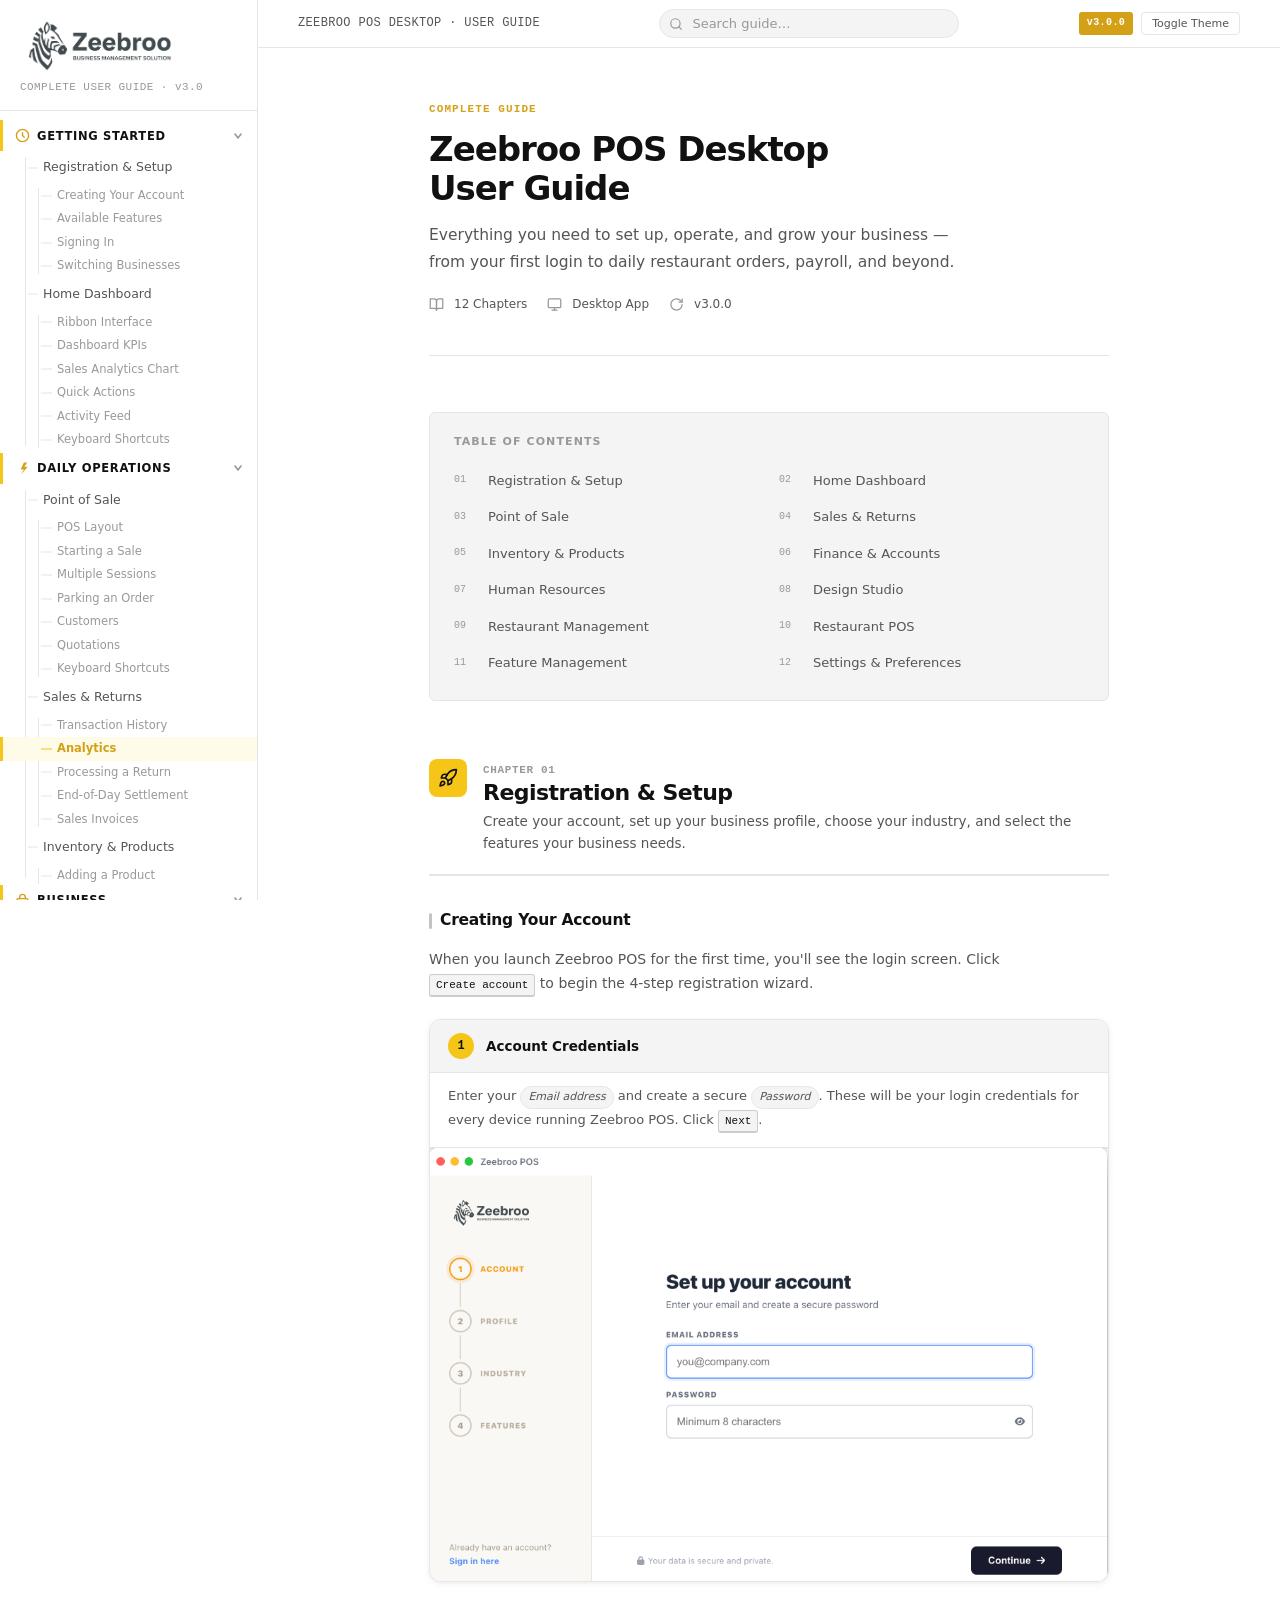
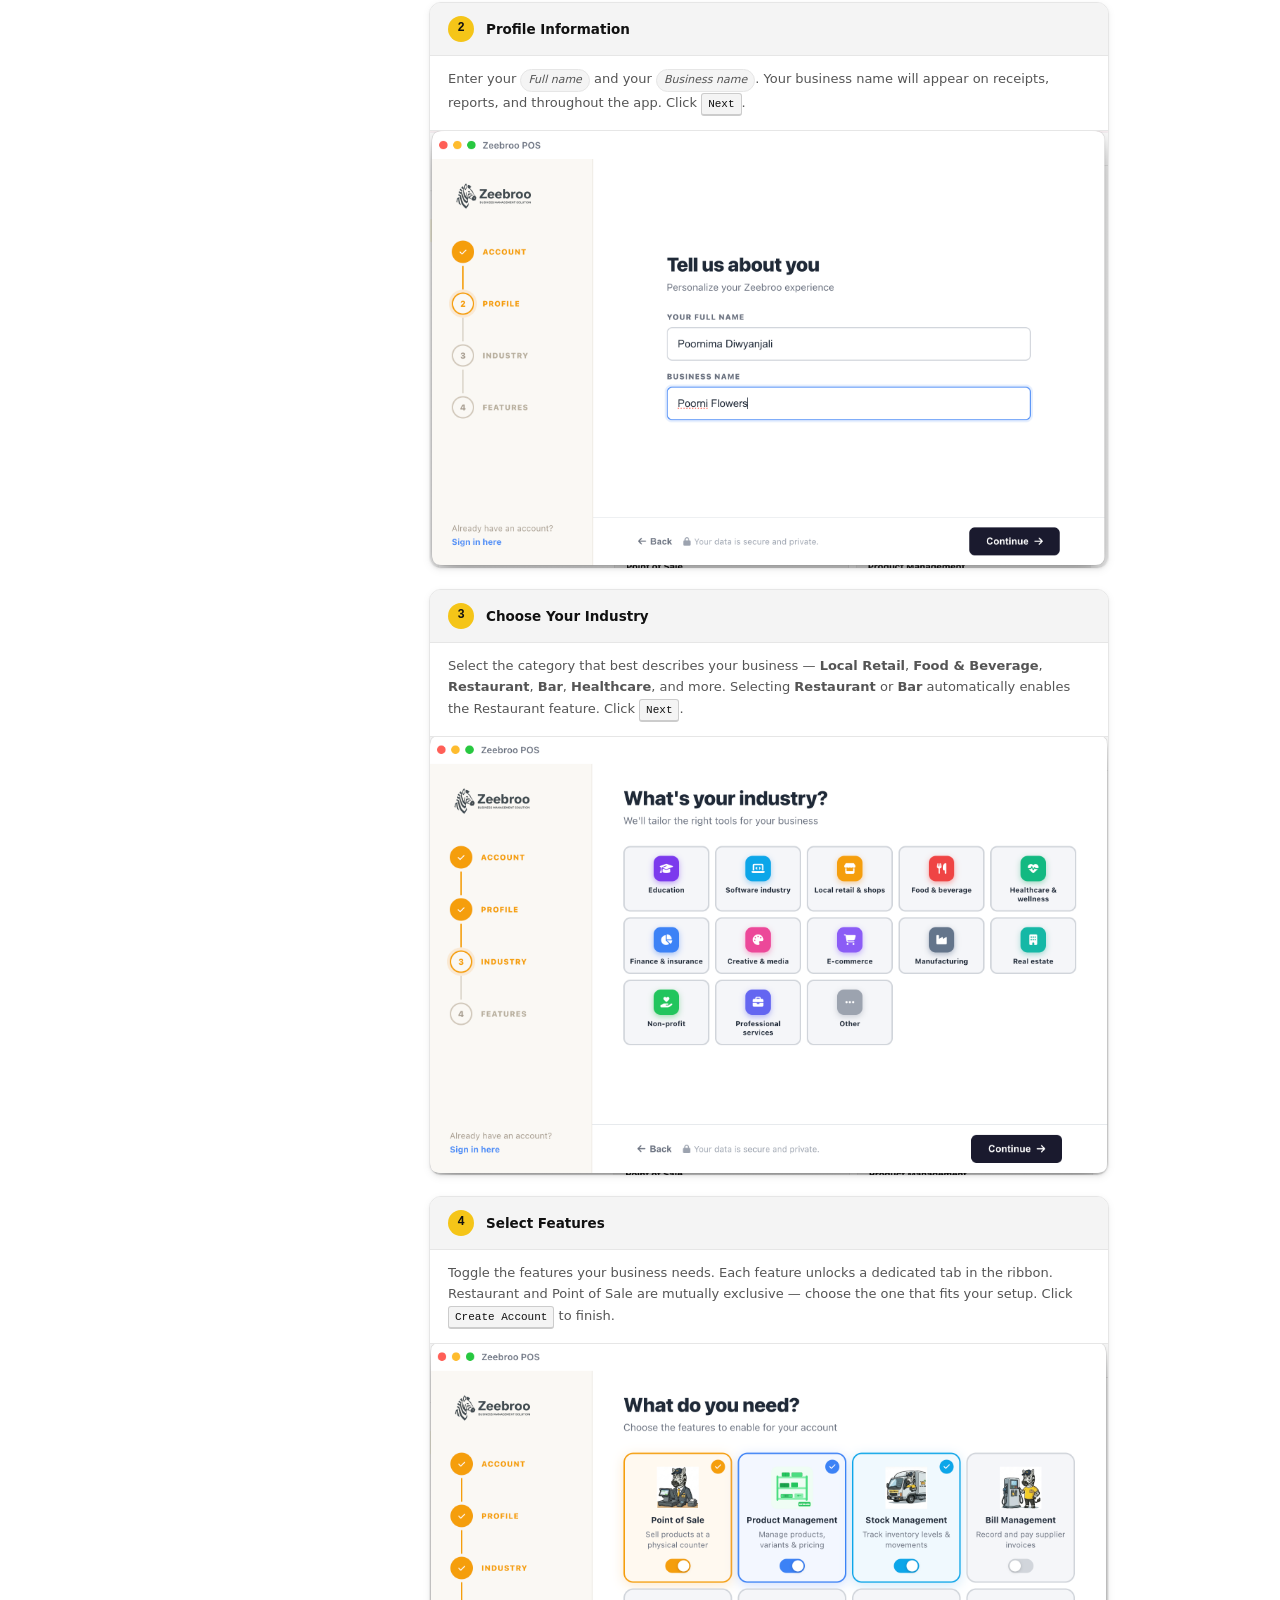
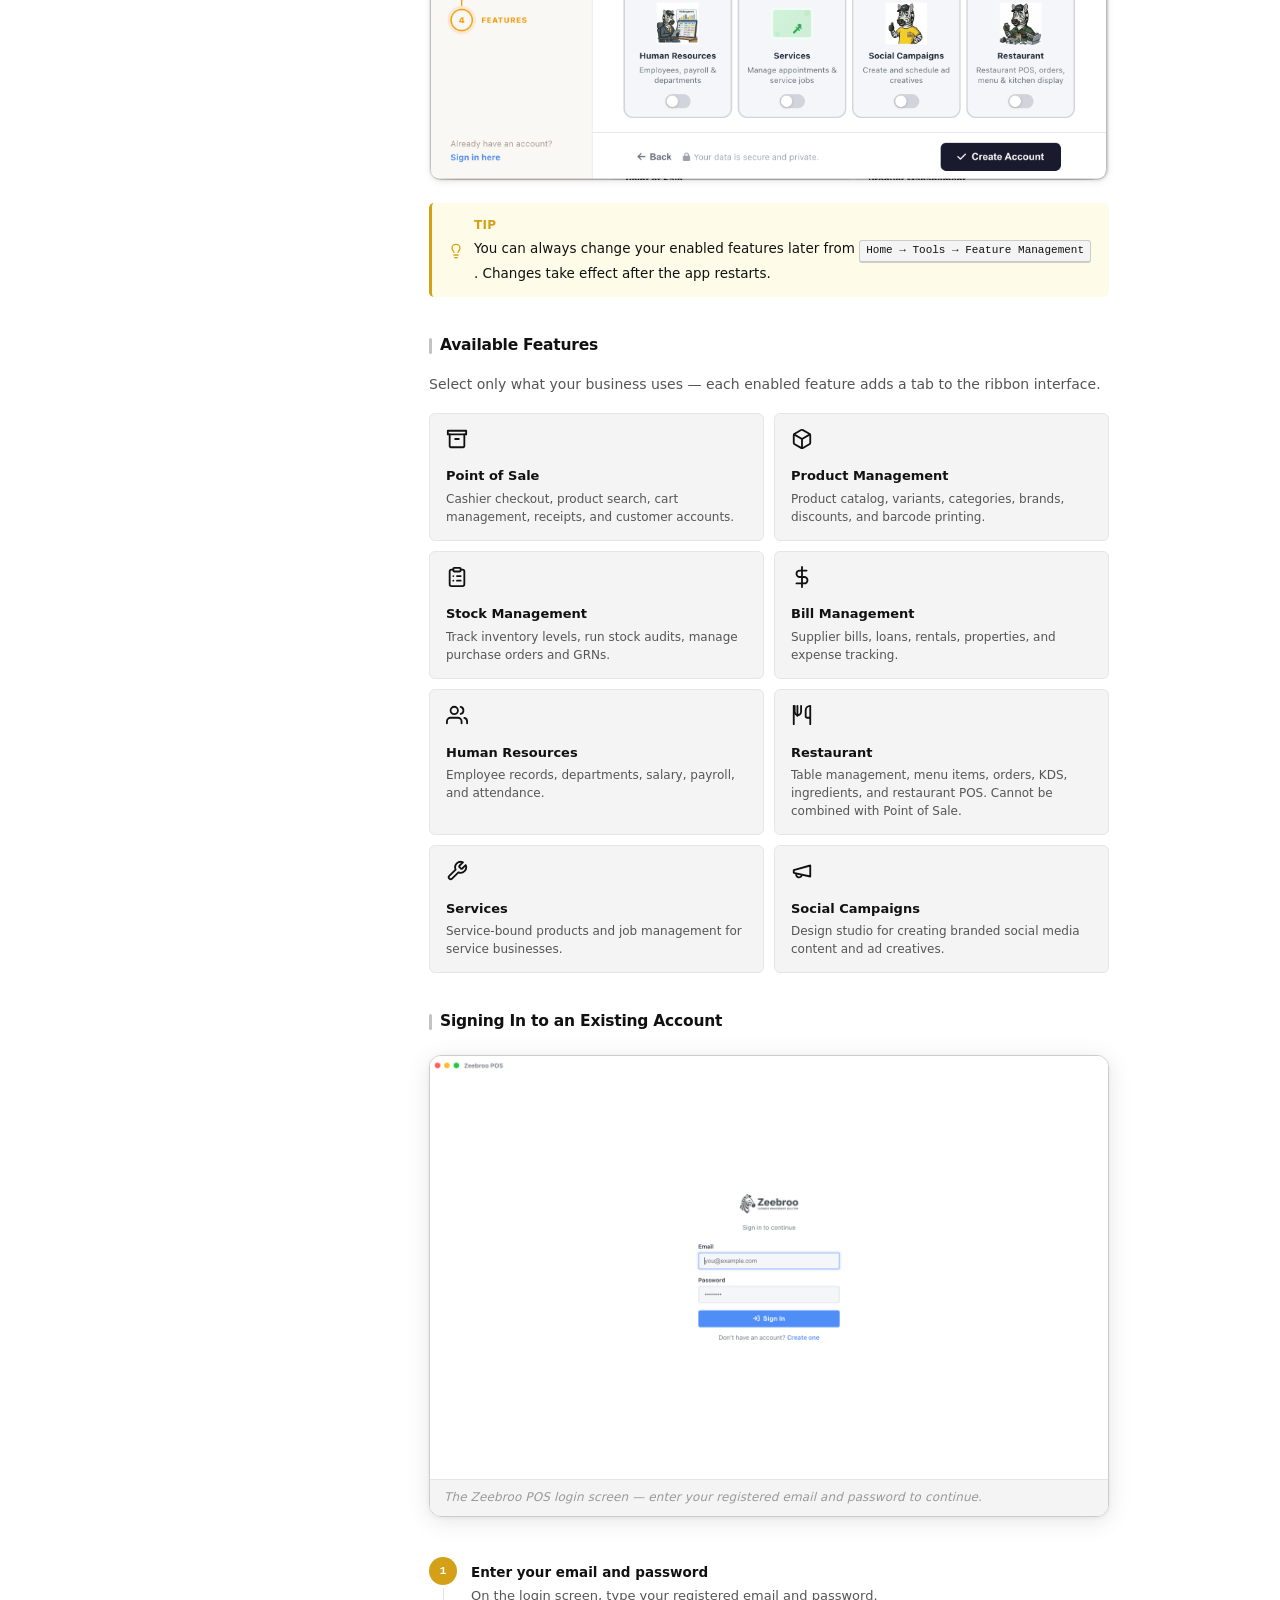
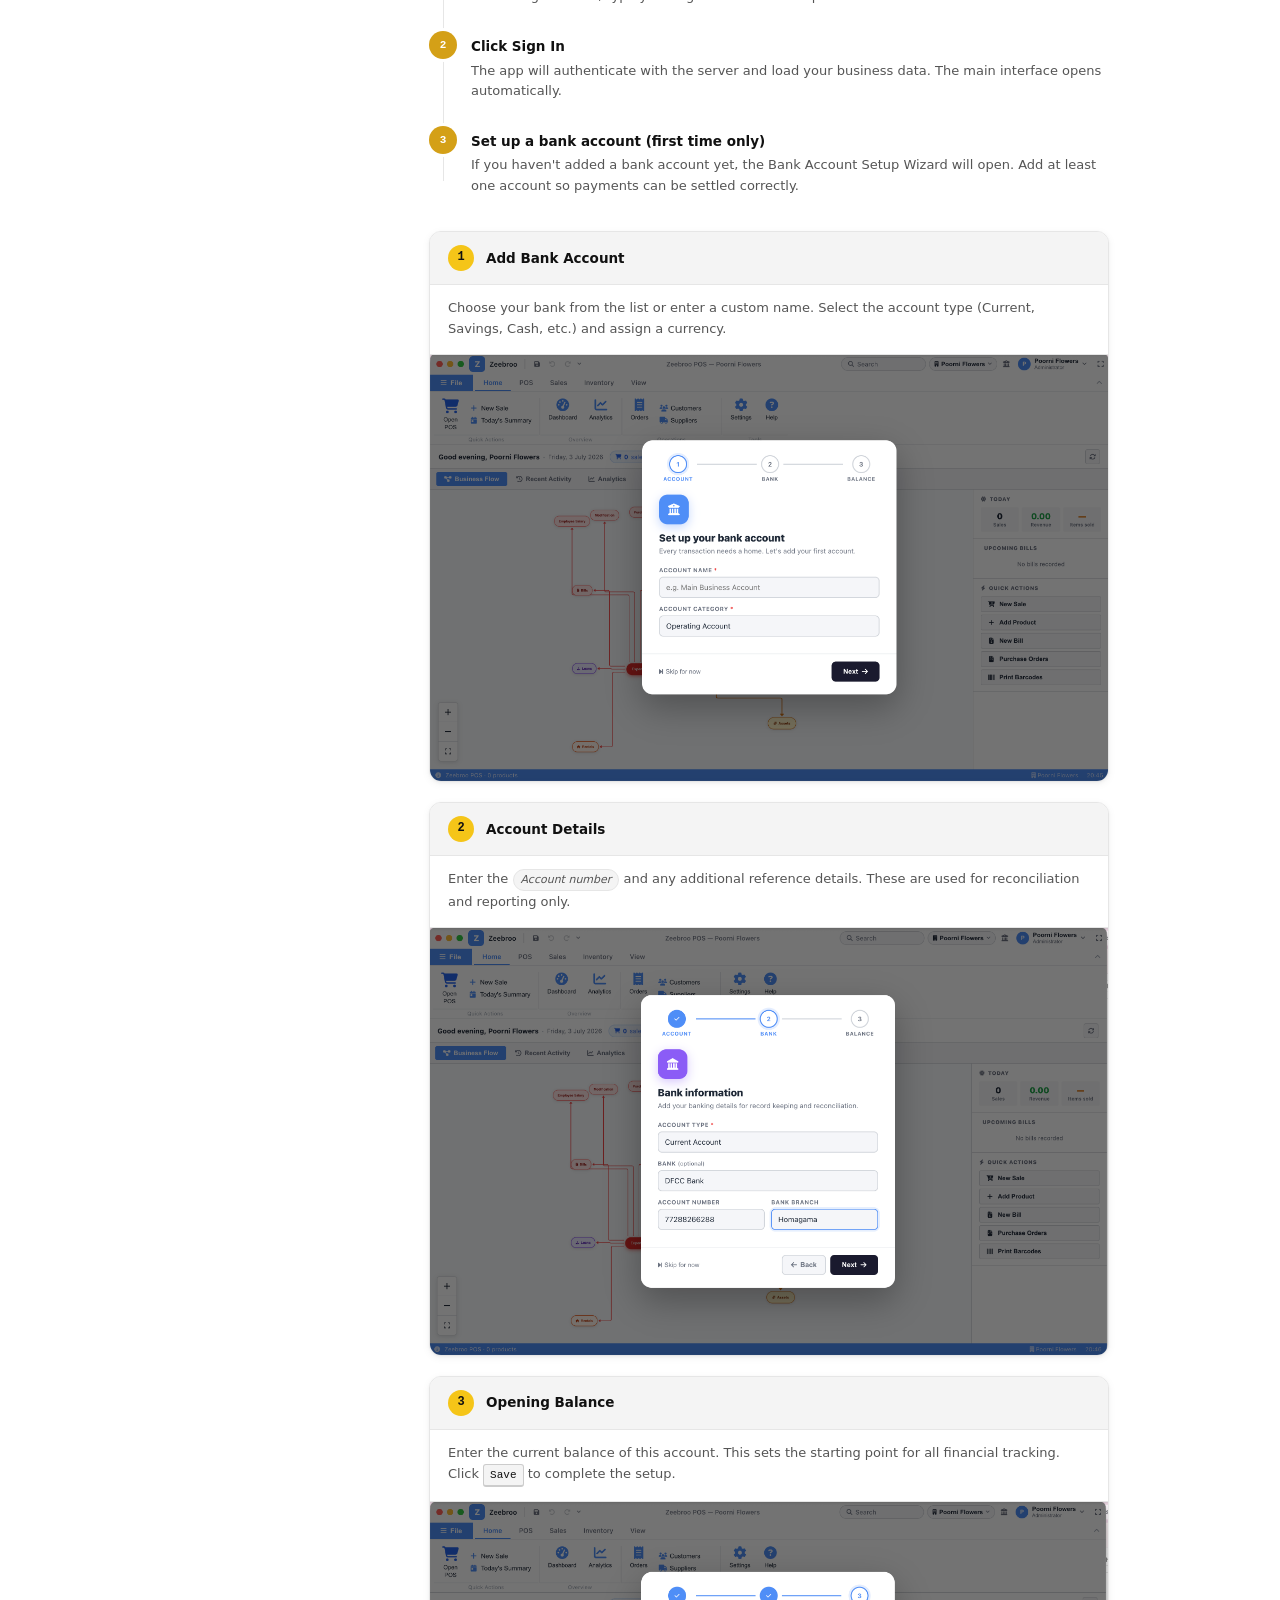
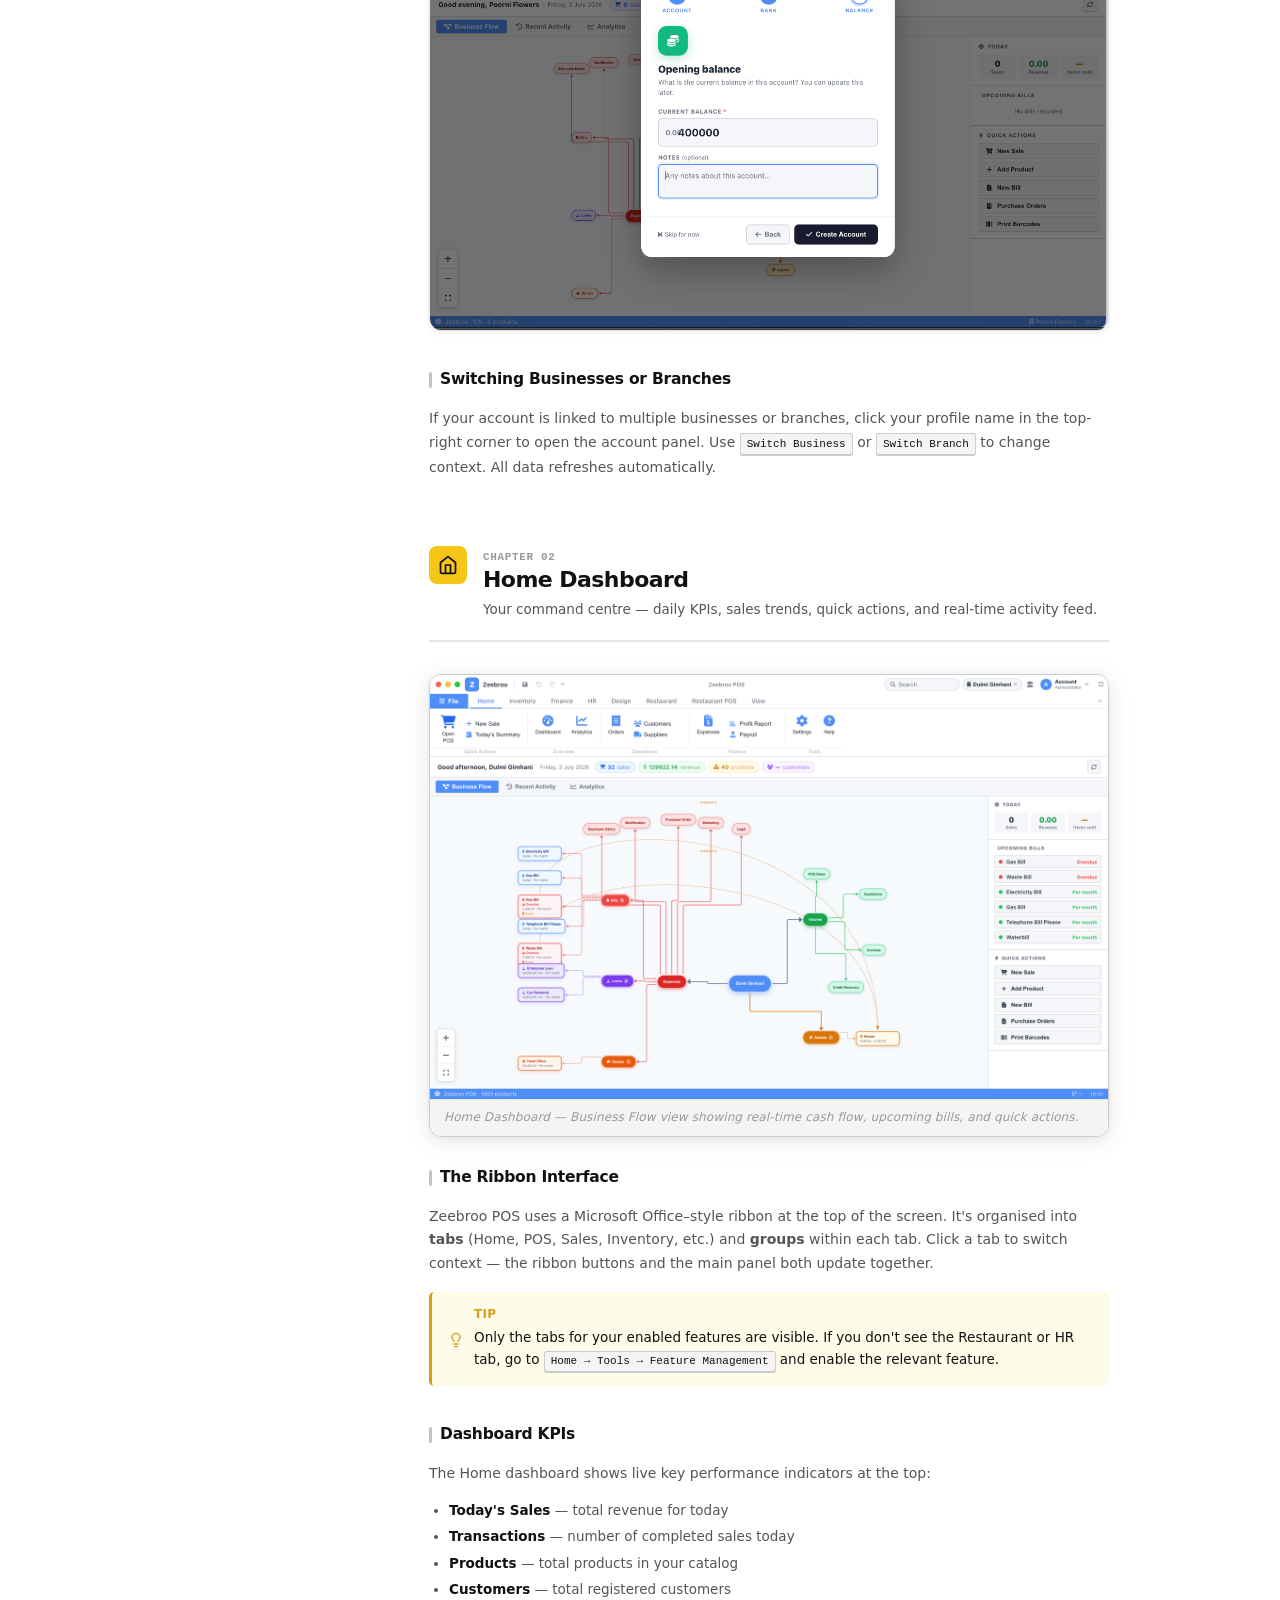
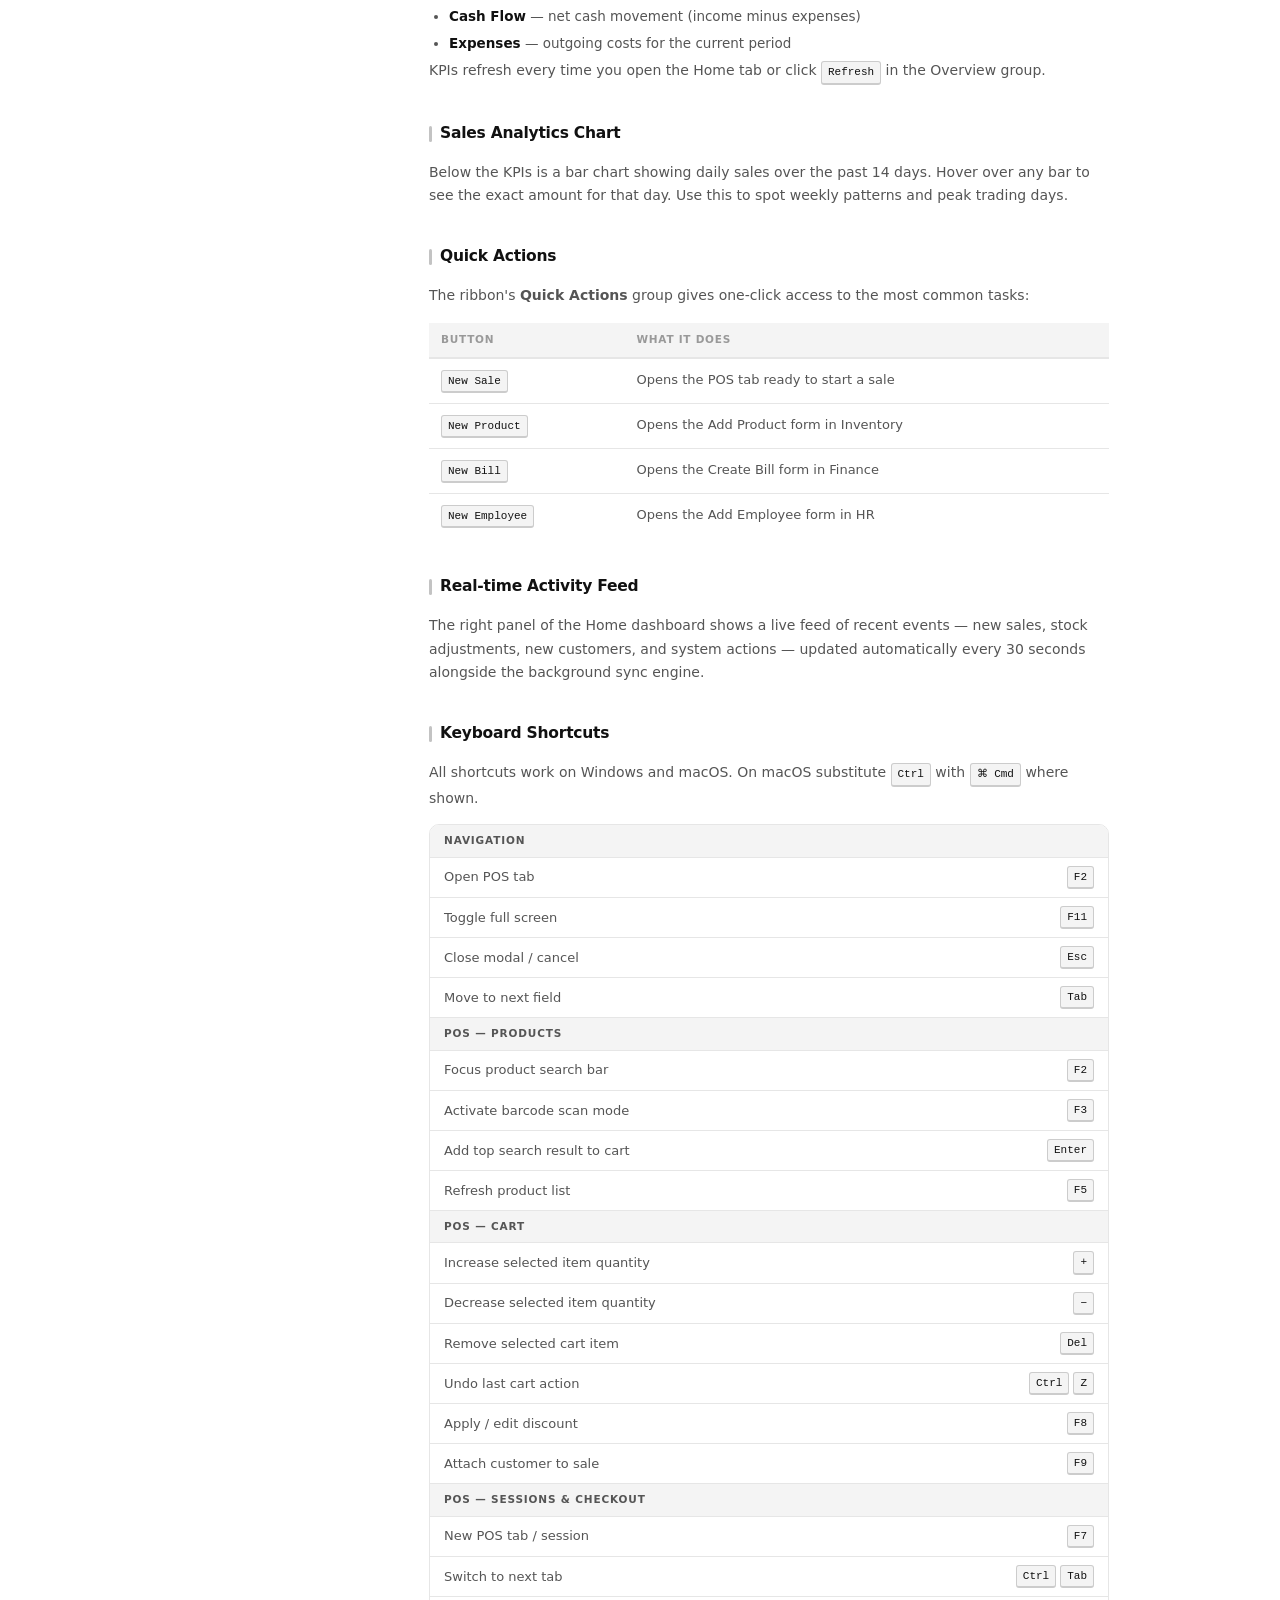
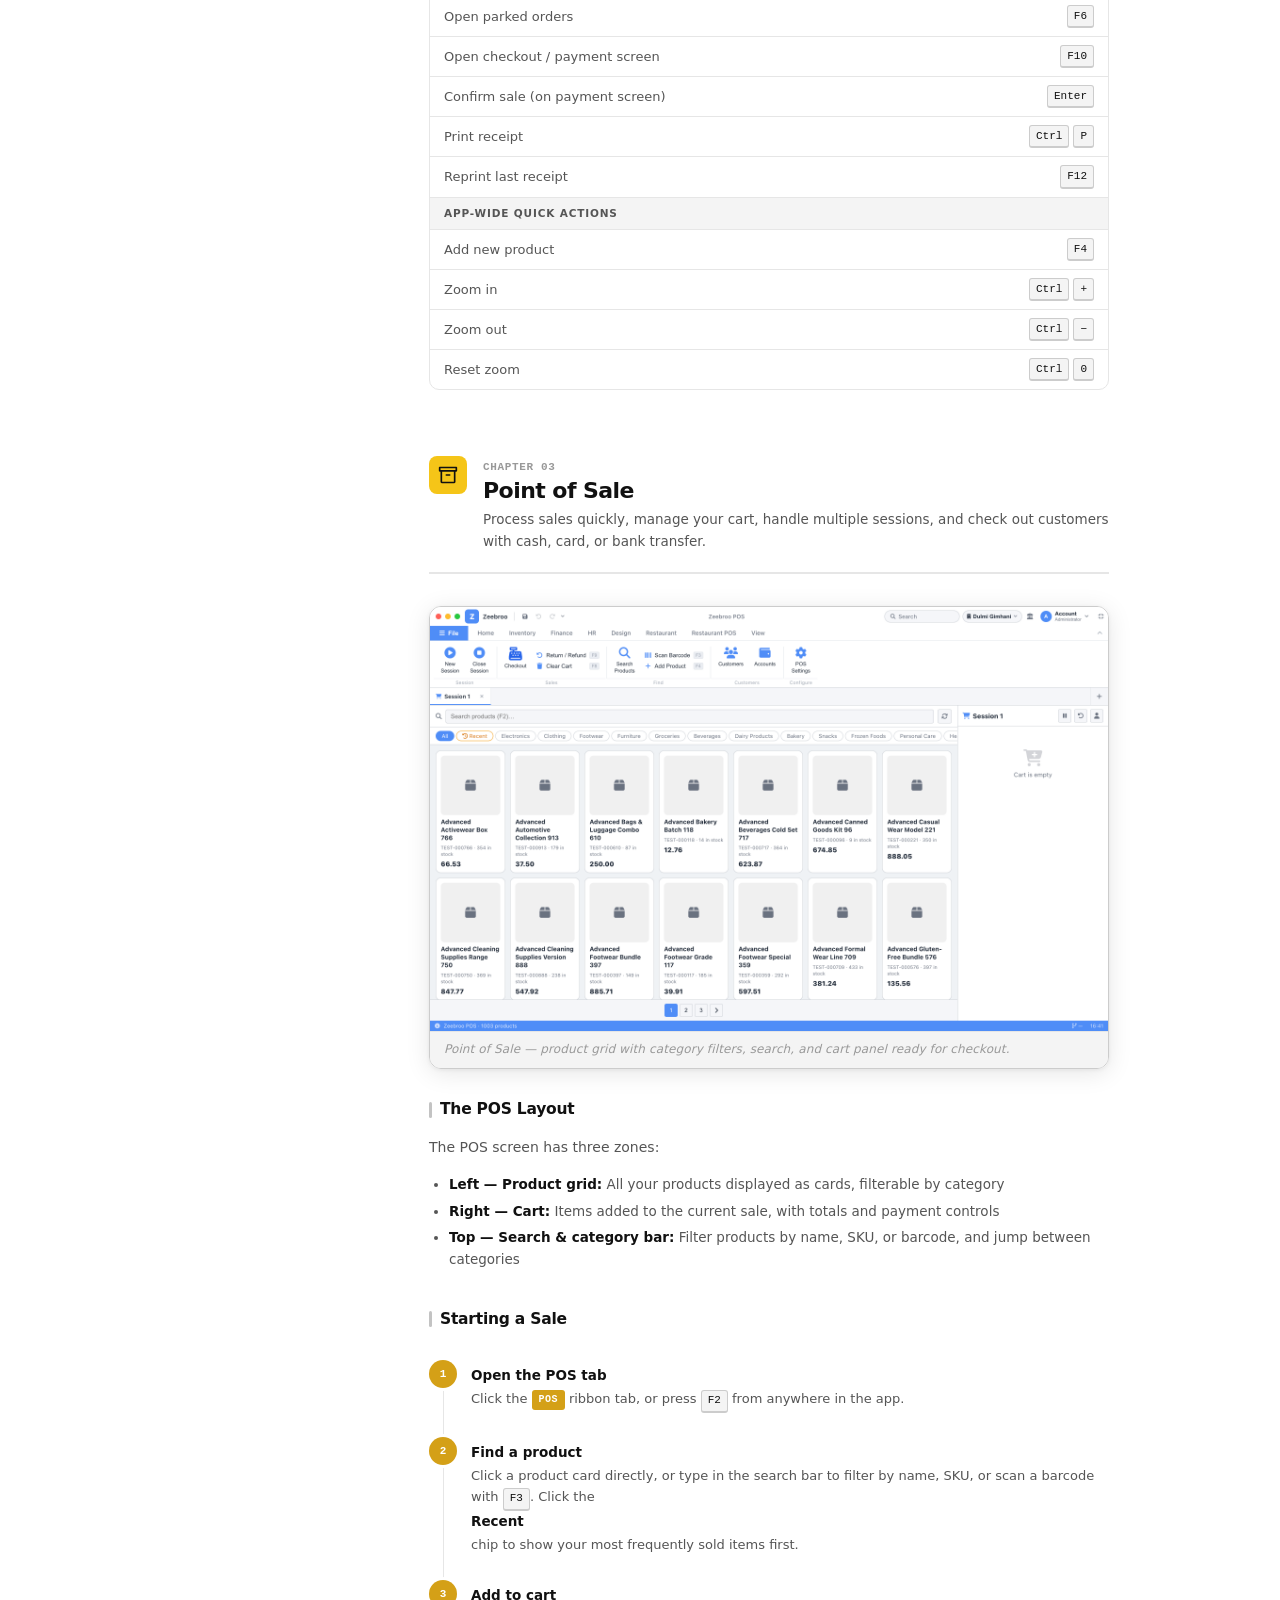
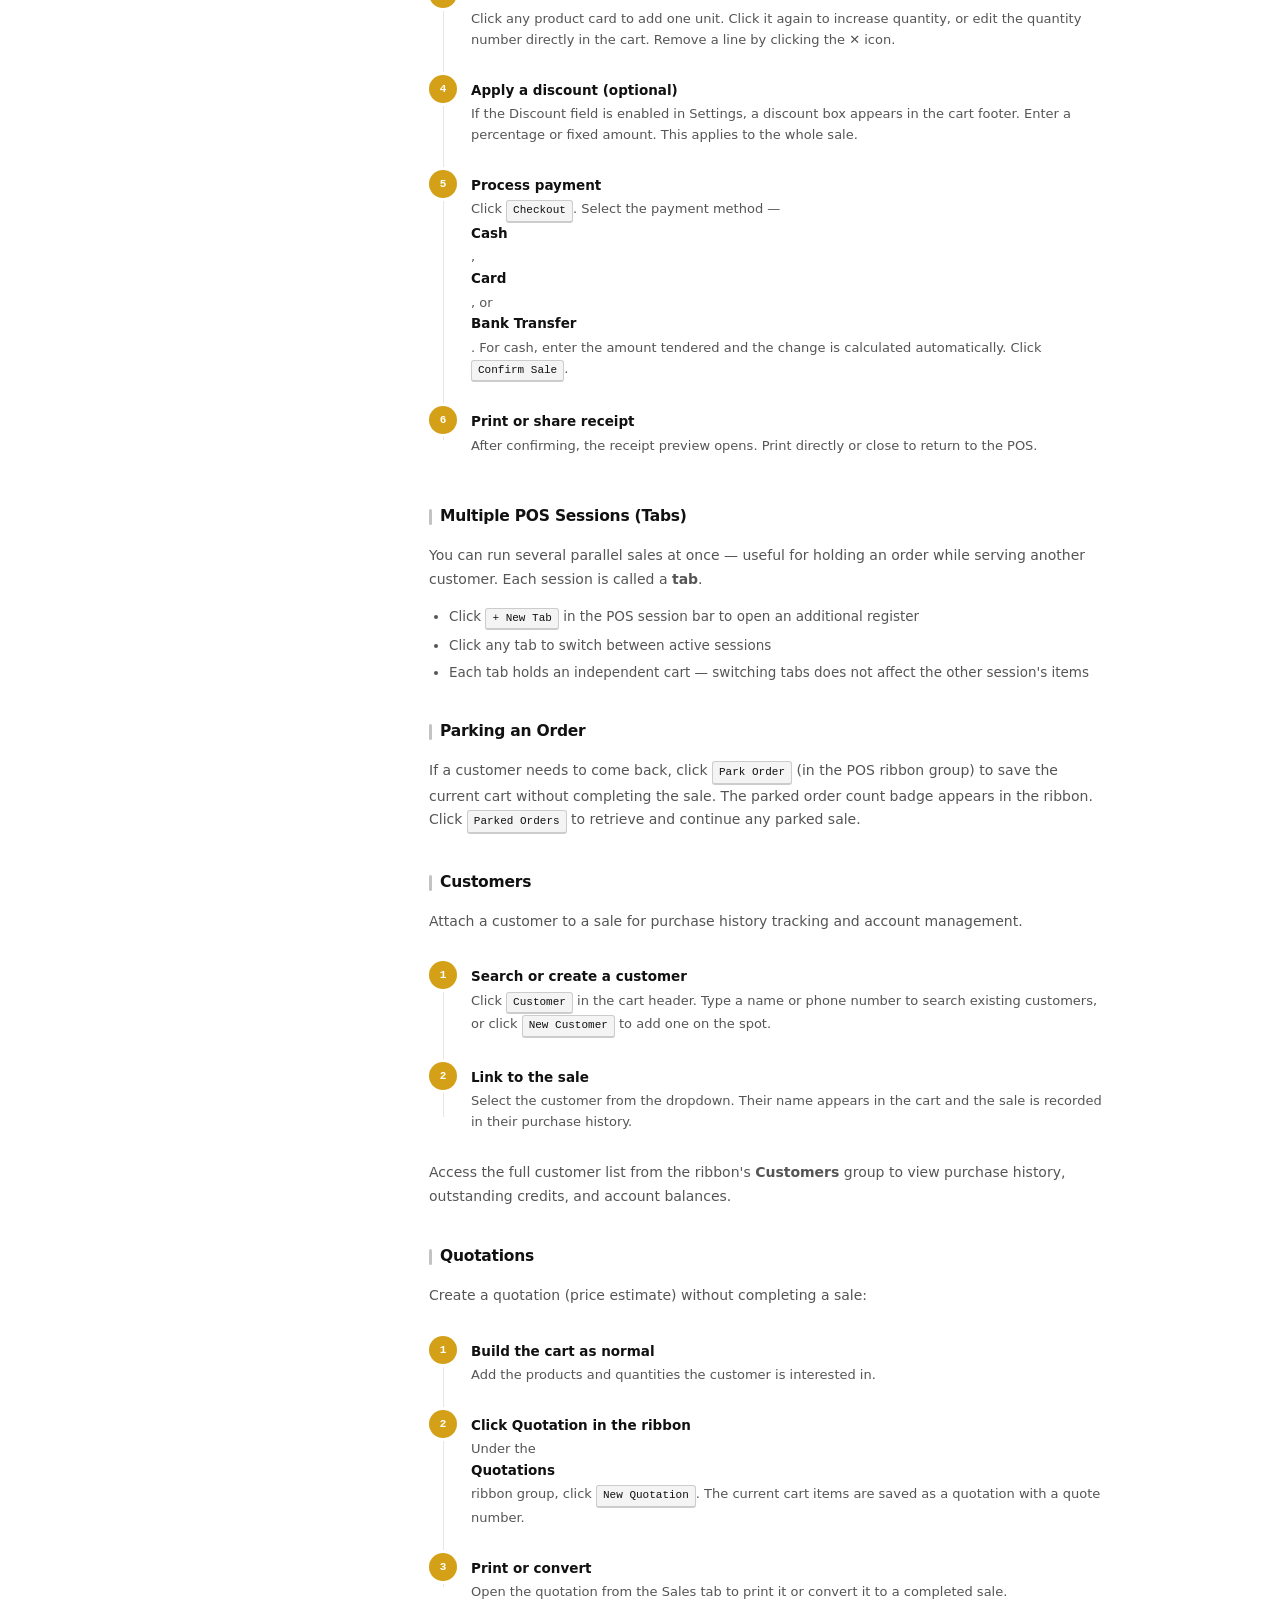
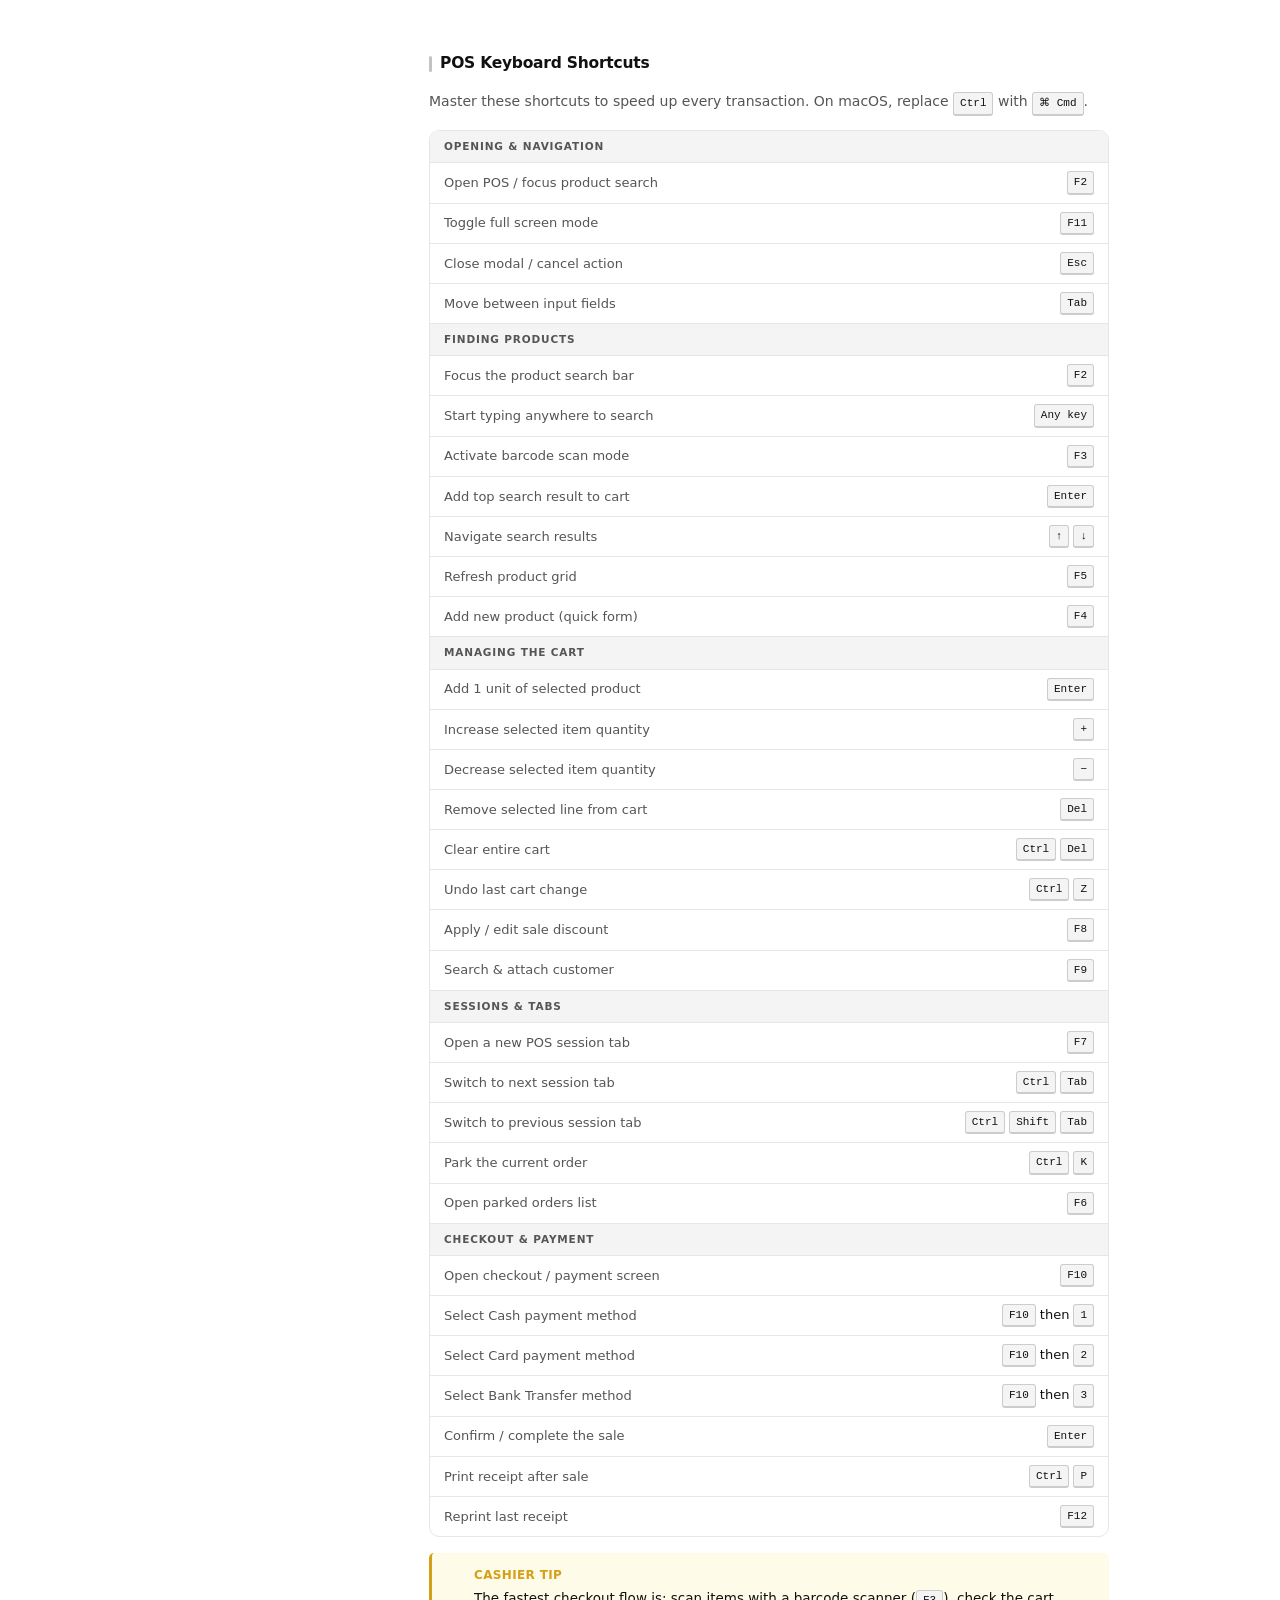
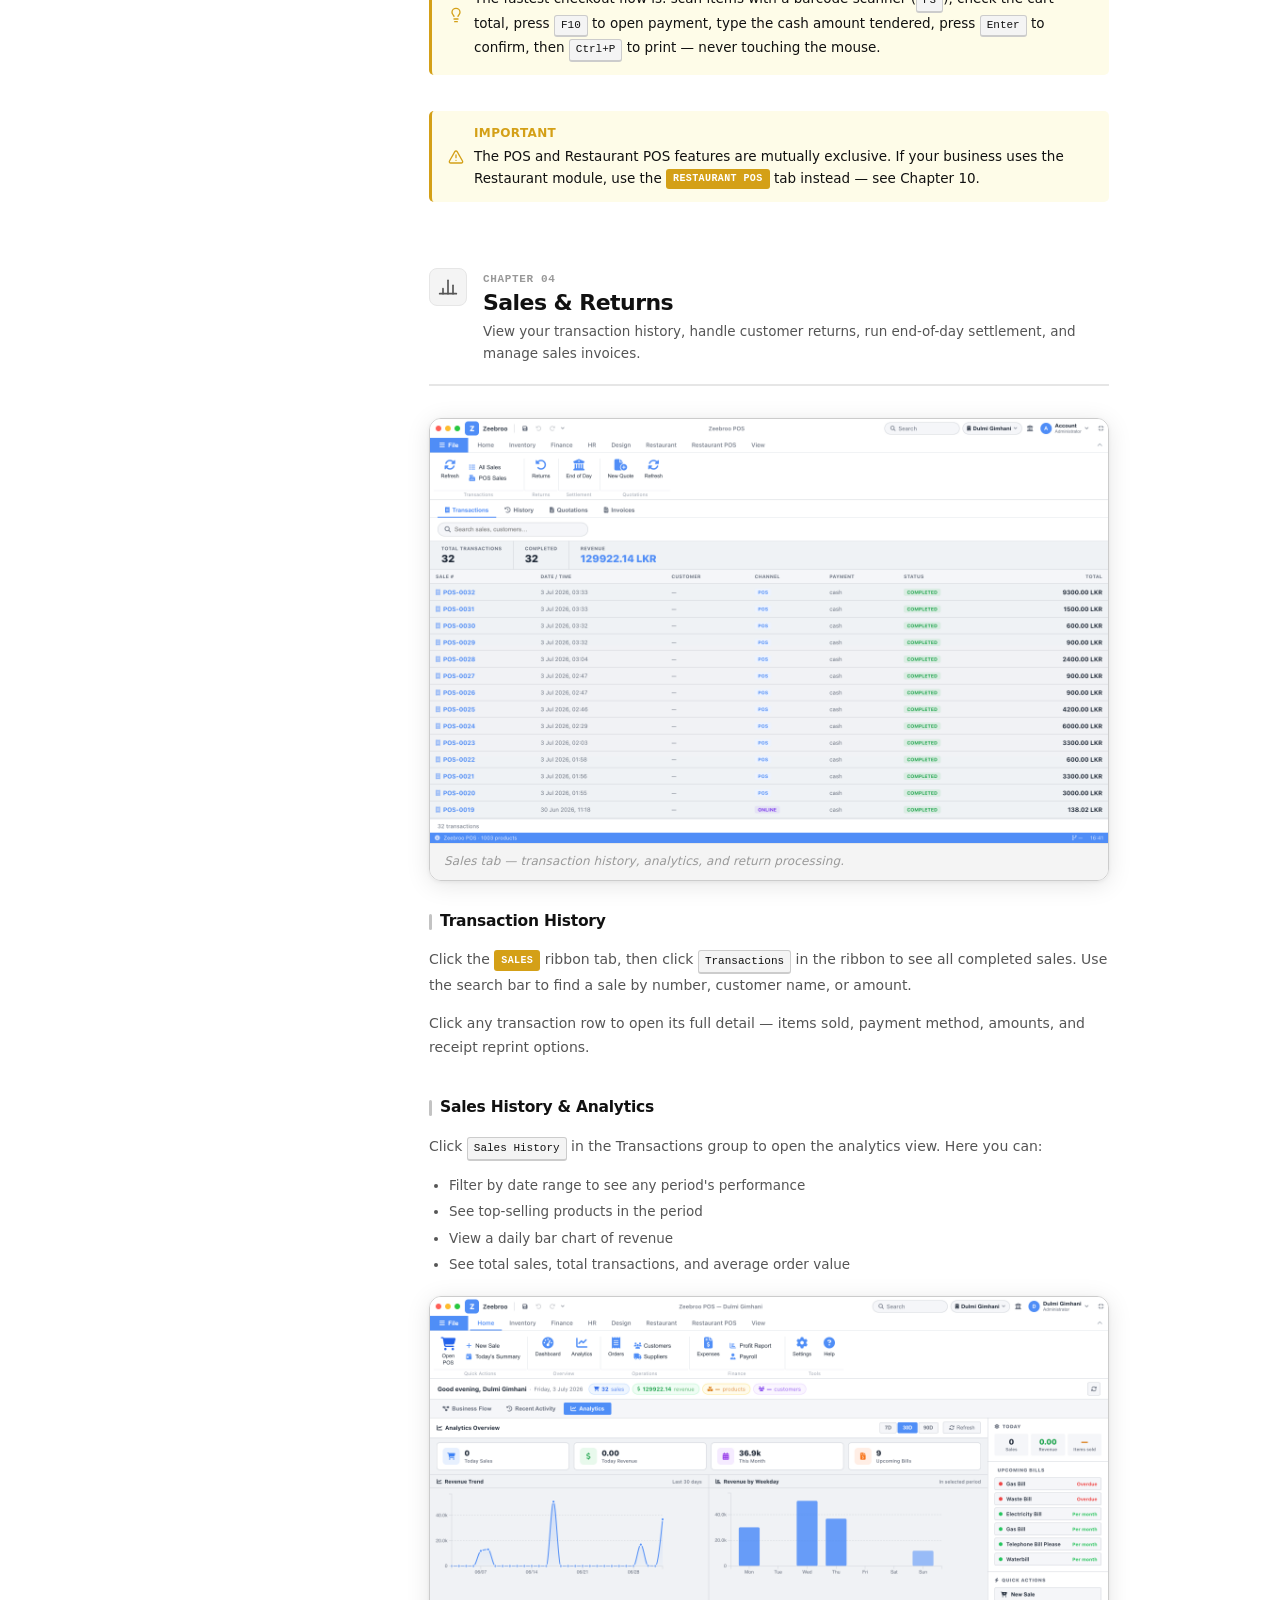
<file: public/tutorial/index.html>
<!DOCTYPE html>
<html lang="en" data-theme="">
<head>
<meta charset="UTF-8">
<meta name="viewport" content="width=device-width, initial-scale=1.0">
<title>Zeebroo POS — Complete User Guide</title>
<style>
/* ── Tokens ── */
:root {
  --bg:           #FFFFFF;
  --bg-subtle:    #F4F4F4;
  --sidebar-bg:   #FFFFFF;
  --sidebar-hover:#F4F4F4;
  --text:         #111111;
  --text-muted:   #555555;
  --text-faint:   #999999;
  --border:       #E6E6E6;
  --border-strong:#CCCCCC;
  --accent:       #D4A017;
  --accent-bright:#F5C518;
  --accent-light: #FEFCE8;

  --step-bg:      #F4F4F4;
  --tip-bg:       #FEFCE8;
  --tip-border:   #E8D040;
  --warn-bg:      #FEFCE8;
  --warn-border:  #E8D040;
  --note-bg:      #F4F4F4;
  --note-border:  #AAAAAA;

  --sidebar-text:        #555555;
  --sidebar-text-active: #111111;
  --sidebar-section:     #999999;
  --sidebar-scrollbar:   #CCCCCC;

  --shadow: 0 1px 3px rgba(0,0,0,.07), 0 1px 2px rgba(0,0,0,.04);
}

@media (prefers-color-scheme: dark) {
  :root {
    --bg:           #111111;
    --bg-subtle:    #1A1A1A;
    --sidebar-bg:   #0A0A0A;
    --sidebar-hover:#181818;
    --text:         #F0F0F0;
    --text-muted:   #AAAAAA;
    --text-faint:   #666666;
    --border:       #272727;
    --border-strong:#383838;
    --accent:       #F5C518;
    --accent-bright:#F5C518;
    --accent-light: #1C1800;
    --step-bg:      #1A1A1A;
    --tip-bg:       #1C1800;
    --tip-border:   #705900;
    --warn-bg:      #1A1100;
    --warn-border:  #805500;
    --note-bg:      #1A1A1A;
    --note-border:  #444444;
    --sidebar-text:        #666666;
    --sidebar-text-active: #111111;
    --sidebar-section:     #555555;
    --sidebar-scrollbar:   #333333;
    --shadow: 0 1px 3px rgba(0,0,0,.4);
  }
}

:root[data-theme="dark"] {
  --bg:           #111111;
  --bg-subtle:    #1A1A1A;
  --sidebar-bg:   #0A0A0A;
  --sidebar-hover:#181818;
  --text:         #F0F0F0;
  --text-muted:   #AAAAAA;
  --text-faint:   #666666;
  --border:       #272727;
  --border-strong:#383838;
  --accent:       #F5C518;
  --accent-bright:#F5C518;
  --accent-light: #1C1800;
  --step-bg:      #1A1A1A;
  --tip-bg:       #1C1800;
  --tip-border:   #705900;
  --warn-bg:      #1A1100;
  --warn-border:  #805500;
  --note-bg:      #1A1A1A;
  --note-border:  #444444;
  --sidebar-text:        #666666;
  --sidebar-text-active: #111111;
  --sidebar-section:     #555555;
  --shadow: 0 1px 3px rgba(0,0,0,.4);
}

:root[data-theme="light"] {
  --bg:           #FFFFFF;
  --bg-subtle:    #F4F4F4;
  --sidebar-bg:   #FFFFFF;
  --sidebar-hover:#F4F4F4;
  --text:         #111111;
  --text-muted:   #555555;
  --text-faint:   #999999;
  --border:       #E6E6E6;
  --border-strong:#CCCCCC;
  --accent:       #D4A017;
  --accent-bright:#F5C518;
  --accent-light: #FEFCE8;
  --step-bg:      #F4F4F4;
  --tip-bg:       #FEFCE8;
  --tip-border:   #E8D040;
  --warn-bg:      #FEFCE8;
  --warn-border:  #E8D040;
  --note-bg:      #F4F4F4;
  --note-border:  #AAAAAA;
  --sidebar-text:        #555555;
  --sidebar-text-active: #111111;
  --sidebar-section:     #999999;
  --sidebar-scrollbar:   #CCCCCC;
  --shadow: 0 1px 3px rgba(0,0,0,.07);
}

/* ── Reset ── */
*, *::before, *::after { box-sizing: border-box; margin: 0; padding: 0; }
html { font-size: 15px; scroll-behavior: smooth; }
body {
  font-family: -apple-system, BlinkMacSystemFont, 'Segoe UI', system-ui, sans-serif;
  background: var(--bg);
  color: var(--text);
  line-height: 1.65;
  display: flex;
  min-height: 100vh;
}

/* ── Sidebar ── */
#sidebar {
  width: 258px;
  min-width: 258px;
  background: var(--sidebar-bg);
  position: fixed;
  top: 0; left: 0; bottom: 0;
  overflow-y: auto;
  z-index: 100;
  display: flex;
  flex-direction: column;
  border-right: 1px solid var(--border);
}

#sidebar::-webkit-scrollbar { width: 4px; }
#sidebar::-webkit-scrollbar-track { background: transparent; }
#sidebar::-webkit-scrollbar-thumb { background: var(--sidebar-scrollbar); border-radius: 2px; }

.sb-brand {
  padding: 18px 20px 14px;
  border-bottom: 1px solid var(--border);
}
.sb-logo {
  display: block;
  width: 100%;
  max-width: 160px;
  height: auto;
  margin-bottom: 6px;
}
.sb-brand-sub {
  font-size: 11px;
  color: var(--text-faint);
  margin-top: 0;
  font-family: ui-monospace, 'Cascadia Code', monospace;
  letter-spacing: .04em;
}

.sb-nav { padding: 8px 0 24px; flex: 1; }

/* ── Tree group ── */
.tree-group { margin: 1px 0; }

.tree-header {
  width: 100%;
  display: flex;
  align-items: center;
  gap: 7px;
  padding: 8px 14px 8px 12px;
  background: none;
  border: none;
  border-left: 3px solid transparent;
  cursor: pointer;
  color: var(--text);
  font-size: 11.5px;
  font-weight: 700;
  letter-spacing: .06em;
  text-transform: uppercase;
  text-align: left;
  transition: background .12s, border-color .12s;
  font-family: inherit;
}
.tree-header:hover { background: var(--sidebar-hover); }
.tree-group.open > .tree-header { border-left-color: var(--accent-bright); }

.tree-chevron {
  width: 10px; height: 10px;
  flex-shrink: 0;
  color: var(--text-faint);
  transition: transform .22s ease;
  margin-left: auto;
}
.tree-group.open > .tree-header .tree-chevron { transform: rotate(90deg); }

.tree-icon {
  width: 15px; height: 15px;
  flex-shrink: 0;
  color: var(--accent);
  opacity: .85;
}
.tree-group.open > .tree-header .tree-icon { opacity: 1; }

.tree-label { flex: 1; }

/* ── Tree children ── */
.tree-children {
  overflow: hidden;
  max-height: 0;
  transition: max-height .28s cubic-bezier(.4,0,.2,1);
  position: relative;
}
.tree-children::before {
  content: '';
  position: absolute;
  left: 25px;
  top: 6px; bottom: 6px;
  width: 1px;
  background: var(--border);
}
.tree-group.open .tree-children { max-height: 400px; }

/* ── Leaf links ── */
.sb-link {
  display: flex;
  align-items: center;
  padding: 6px 14px 6px 40px;
  color: var(--sidebar-text);
  text-decoration: none;
  font-size: 12.5px;
  transition: background .12s, color .12s;
  cursor: pointer;
  border-left: 3px solid transparent;
  position: relative;
}
.sb-link::before {
  content: '';
  position: absolute;
  left: 25px;
  top: 50%;
  width: 10px;
  height: 1px;
  background: var(--border);
  transform: translateY(-50%);
}
.sb-link:hover {
  background: var(--sidebar-hover);
  color: var(--text);
  text-decoration: none;
}
.sb-link:hover::before { background: var(--border-strong); }
.sb-link.active {
  color: #111111;
  font-weight: 600;
  border-left-color: var(--accent-bright);
  background: var(--accent-light);
}
.sb-link.active::before { background: var(--accent-bright); }

.sb-link-num { display: none; }
.sb-dot { display: none; }

/* ── Sub-topic (3rd level) ── */
.sb-chapter-group { position: relative; }

.sb-subtopics {
  overflow: hidden;
  max-height: 0;
  position: relative;
  transition: max-height .22s cubic-bezier(.4,0,.2,1);
}
.sb-subtopics::before {
  content: '';
  position: absolute;
  left: 38px;
  top: 4px; bottom: 4px;
  width: 1px;
  background: var(--border);
}
.sb-chapter-group.sub-open .sb-subtopics { max-height: 800px; }

.sb-sub {
  display: flex;
  align-items: center;
  padding: 4px 14px 4px 54px;
  color: var(--text-faint);
  text-decoration: none;
  font-size: 11.5px;
  line-height: 1.35;
  transition: background .12s, color .12s;
  position: relative;
  border-left: 3px solid transparent;
}
.sb-sub::before {
  content: '';
  position: absolute;
  left: 38px;
  top: 50%;
  width: 11px;
  height: 1px;
  background: var(--border);
  transform: translateY(-50%);
}
.sb-sub:hover { background: var(--sidebar-hover); color: var(--text-muted); text-decoration: none; }
.sb-sub:hover::before { background: var(--border-strong); }
.sb-sub.active {
  color: var(--accent);
  font-weight: 600;
  background: var(--accent-light);
  border-left-color: var(--accent-bright);
}
.sb-sub.active::before { background: var(--accent-bright); }

/* ── Main content ── */
#main {
  margin-left: 258px;
  flex: 1;
  min-width: 0;
}

/* ── Top bar ── */
#topbar {
  position: sticky;
  top: 0;
  z-index: 50;
  background: var(--bg);
  border-bottom: 1px solid var(--border);
  display: flex;
  align-items: center;
  justify-content: space-between;
  padding: 0 40px;
  height: 48px;
}

.tb-title {
  font-size: 12px;
  color: var(--text-muted);
  font-family: ui-monospace, monospace;
  letter-spacing: .03em;
}

.tb-actions { display: flex; gap: 8px; align-items: center; }

.theme-toggle {
  background: none; border: 1px solid var(--border);
  color: var(--text-muted);
  padding: 4px 10px;
  border-radius: 4px;
  font-size: 11px;
  cursor: pointer;
  transition: border-color .15s, color .15s;
  font-family: inherit;
}
.theme-toggle:hover { border-color: var(--accent); color: var(--accent); }

/* ── Topbar search ── */
.tb-search {
  position: relative;
  flex: 0 1 300px;
  margin: 0 16px;
}
.tb-search-wrap {
  position: relative;
  display: flex;
  align-items: center;
}
.tb-search-icon {
  position: absolute;
  left: 10px;
  top: 50%;
  transform: translateY(-50%);
  color: var(--text-faint);
  pointer-events: none;
  display: flex;
}
.tb-search-input {
  width: 100%;
  background: var(--bg-subtle);
  border: 1px solid var(--border);
  border-radius: 20px;
  padding: 6px 12px 6px 32px;
  font-size: 13px;
  color: var(--text);
  outline: none;
  font-family: inherit;
  transition: border-color .15s, background .15s, box-shadow .15s;
  box-sizing: border-box;
}
.tb-search-input::placeholder { color: var(--text-faint); }
.tb-search-input:focus {
  border-color: var(--accent);
  background: var(--bg);
  box-shadow: 0 0 0 3px color-mix(in srgb, var(--accent) 15%, transparent);
}
.tb-search-clear {
  position: absolute;
  right: 10px;
  top: 50%;
  transform: translateY(-50%);
  background: none;
  border: none;
  padding: 0;
  cursor: pointer;
  color: var(--text-faint);
  display: none;
  line-height: 1;
}
.tb-search-clear:hover { color: var(--text); }
.tb-search-drop {
  position: absolute;
  top: calc(100% + 6px);
  left: 0;
  right: 0;
  background: var(--bg);
  border: 1px solid var(--border);
  border-radius: 10px;
  box-shadow: 0 8px 24px rgba(0,0,0,.12), 0 2px 6px rgba(0,0,0,.06);
  max-height: 340px;
  overflow-y: auto;
  z-index: 200;
  display: none;
}
.tb-search-drop.open { display: block; }
.tb-search-drop::-webkit-scrollbar { width: 4px; }
.tb-search-drop::-webkit-scrollbar-track { background: transparent; }
.tb-search-drop::-webkit-scrollbar-thumb { background: var(--border-strong); border-radius: 2px; }
.tb-sr {
  display: flex;
  flex-direction: column;
  padding: 9px 14px;
  cursor: pointer;
  border-bottom: 1px solid var(--border);
  text-decoration: none;
  color: var(--text);
  gap: 2px;
}
.tb-sr:last-child { border-bottom: none; }
.tb-sr:hover, .tb-sr.focused { background: var(--sidebar-hover); }
.tb-sr-title { font-size: 13px; font-weight: 500; line-height: 1.3; }
.tb-sr-ctx { font-size: 11px; color: var(--text-faint); }
.tb-sr-hl { background: var(--accent-light); color: var(--accent); border-radius: 2px; padding: 0 1px; font-weight: 600; }
.tb-sr-none { padding: 14px; text-align: center; font-size: 13px; color: var(--text-faint); }
.tb-sr-kbd {
  display: flex;
  justify-content: flex-end;
  gap: 8px;
  padding: 6px 10px 5px;
  border-top: 1px solid var(--border);
  background: var(--bg-subtle);
  border-radius: 0 0 10px 10px;
}
.tb-sr-kbd kbd {
  font-size: 10px;
  color: var(--text-faint);
  background: var(--bg);
  border: 1px solid var(--border);
  border-radius: 3px;
  padding: 1px 5px;
  font-family: ui-monospace, monospace;
}

.version-badge {
  background: var(--accent);
  color: #fff;
  font-size: 10px;
  font-weight: 600;
  padding: 3px 8px;
  border-radius: 3px;
  font-family: ui-monospace, monospace;
  letter-spacing: .04em;
}

/* ── Content area ── */
#content {
  max-width: 760px;
  margin: 0 auto;
  padding: 0 40px 80px;
}

/* ── Hero ── */
.hero {
  padding: 52px 0 40px;
  border-bottom: 1px solid var(--border);
  margin-bottom: 56px;
}

.hero-eyebrow {
  font-size: 11px;
  font-weight: 600;
  letter-spacing: .1em;
  text-transform: uppercase;
  color: var(--accent);
  font-family: ui-monospace, monospace;
  margin-bottom: 12px;
}

.hero h1 {
  font-size: 34px;
  font-weight: 800;
  letter-spacing: -.03em;
  color: var(--text);
  line-height: 1.15;
  text-wrap: balance;
  margin-bottom: 14px;
}

.hero p {
  font-size: 15.5px;
  color: var(--text-muted);
  max-width: 560px;
  line-height: 1.7;
}

.hero-meta {
  margin-top: 20px;
  display: flex;
  gap: 20px;
  flex-wrap: wrap;
}

.hero-meta-item {
  display: flex;
  align-items: center;
  gap: 6px;
  font-size: 12px;
  color: var(--text-faint);
}
.hero-meta-item strong { color: var(--text-muted); font-weight: 500; }

/* ── TOC ── */
.toc {
  background: var(--bg-subtle);
  border: 1px solid var(--border);
  border-radius: 6px;
  padding: 20px 24px;
  margin-bottom: 56px;
}

.toc-title {
  font-size: 11px;
  font-weight: 700;
  letter-spacing: .1em;
  text-transform: uppercase;
  color: var(--text-faint);
  margin-bottom: 14px;
}

.toc-grid {
  display: grid;
  grid-template-columns: 1fr 1fr;
  gap: 4px 20px;
}

.toc-item {
  display: flex;
  align-items: center;
  gap: 8px;
  padding: 5px 0;
  text-decoration: none;
  color: var(--text-muted);
  font-size: 13px;
  border-bottom: 1px solid transparent;
  transition: color .12s;
}
.toc-item:hover { color: var(--accent); }

.toc-num {
  font-family: ui-monospace, monospace;
  font-size: 10px;
  color: var(--text-faint);
  min-width: 26px;
}

/* ── Chapter ── */
.chapter {
  margin-bottom: 64px;
  scroll-margin-top: 64px;
}

.chapter-header {
  display: flex;
  align-items: flex-start;
  gap: 16px;
  padding-bottom: 20px;
  border-bottom: 2px solid var(--border);
  margin-bottom: 32px;
}

.chapter-num {
  font-family: ui-monospace, monospace;
  font-size: 11px;
  font-weight: 700;
  letter-spacing: .06em;
  color: var(--text-faint);
  padding-top: 4px;
  white-space: nowrap;
}

.chapter-meta { flex: 1; }

.chapter-icon {
  width: 38px;
  height: 38px;
  border-radius: 8px;
  display: flex;
  align-items: center;
  justify-content: center;
  font-size: 16px;
  flex-shrink: 0;
  margin-top: 2px;
}

.chapter h2 {
  font-size: 22px;
  font-weight: 800;
  letter-spacing: -.025em;
  color: var(--text);
  text-wrap: balance;
  line-height: 1.25;
}

.chapter-desc {
  font-size: 13.5px;
  color: var(--text-muted);
  margin-top: 5px;
  line-height: 1.6;
}

/* ── Section ── */
.section {
  margin-bottom: 36px;
  scroll-margin-top: 64px;
}

.section h3 {
  font-size: 15.5px;
  font-weight: 700;
  letter-spacing: -.015em;
  color: var(--text);
  margin-bottom: 14px;
  display: flex;
  align-items: center;
  gap: 8px;
}

.section h3::before {
  content: '';
  display: block;
  width: 3px;
  height: 16px;
  border-radius: 2px;
  background: currentColor;
  opacity: .25;
}

.section p {
  font-size: 14px;
  color: var(--text-muted);
  margin-bottom: 14px;
  line-height: 1.7;
}

.section p:last-child { margin-bottom: 0; }

/* ── Steps ── */
.steps {
  display: flex;
  flex-direction: column;
  gap: 0;
  margin: 16px 0;
  position: relative;
}

.steps::before {
  content: '';
  position: absolute;
  left: 14px;
  top: 28px;
  bottom: 28px;
  width: 1px;
  background: var(--border);
}

.step {
  display: flex;
  gap: 14px;
  padding: 12px 0;
  position: relative;
}

.step-num {
  width: 28px;
  height: 28px;
  border-radius: 50%;
  background: var(--accent);
  color: #fff;
  font-size: 11px;
  font-weight: 700;
  font-family: ui-monospace, monospace;
  display: flex;
  align-items: center;
  justify-content: center;
  flex-shrink: 0;
  z-index: 1;
  box-shadow: 0 0 0 3px var(--bg);
}

.step-body { flex: 1; padding-top: 4px; }

.step-body strong {
  display: block;
  font-size: 13.5px;
  font-weight: 600;
  color: var(--text);
  margin-bottom: 3px;
}

.step-body p {
  font-size: 13px;
  color: var(--text-muted);
  margin: 0;
  line-height: 1.6;
}

/* ── UI label (button/menu references) ── */
kbd, .ui {
  display: inline-block;
  background: var(--bg-subtle);
  border: 1px solid var(--border-strong);
  border-bottom-width: 2px;
  color: var(--text);
  font-family: ui-monospace, 'Cascadia Code', monospace;
  font-size: 11px;
  padding: 1px 6px;
  border-radius: 3px;
  white-space: nowrap;
  vertical-align: baseline;
}

.tab-label {
  display: inline-block;
  background: var(--accent);
  color: #fff;
  font-size: 10px;
  font-weight: 700;
  letter-spacing: .04em;
  text-transform: uppercase;
  padding: 2px 7px;
  border-radius: 3px;
  font-family: ui-monospace, monospace;
  vertical-align: middle;
}

.field-label {
  display: inline-block;
  background: var(--bg-subtle);
  border: 1px solid var(--border);
  color: var(--text-muted);
  font-size: 11px;
  padding: 1px 7px;
  border-radius: 12px;
  white-space: nowrap;
  font-style: italic;
}

/* ── Callouts ── */
.callout {
  border-radius: 5px;
  padding: 13px 16px;
  margin: 16px 0;
  font-size: 13.5px;
  line-height: 1.6;
  display: flex;
  gap: 10px;
}

.callout-icon { flex-shrink: 0; margin-top: 1px; font-size: 14px; display: flex; align-items: center; }
.callout-icon svg { width: 16px; height: 16px; }
.chapter-icon svg { width: 20px; height: 20px; }
.feature-card-icon svg { width: 22px; height: 22px; }
.hero-meta-item svg { width: 15px; height: 15px; vertical-align: -2px; margin-right: 4px; }

.callout-body { flex: 1; }
.callout-body strong { display: block; font-size: 12px; font-weight: 700; letter-spacing: .03em; text-transform: uppercase; margin-bottom: 3px; }

.callout.tip { background: var(--tip-bg); border-left: 3px solid var(--accent); color: var(--text); }
.callout.tip .callout-icon { color: var(--accent); }
.callout.tip strong { color: var(--accent); }

.callout.warn { background: var(--warn-bg); border-left: 3px solid var(--accent); color: var(--text); }
.callout.warn .callout-icon { color: var(--accent); }
.callout.warn strong { color: var(--accent); }

.callout.note { background: var(--note-bg); border-left: 3px solid var(--border-strong); color: var(--text); }
.callout.note .callout-icon { color: var(--text-muted); }
.callout.note strong { color: var(--text-muted); }

/* ── Feature grid ── */
.feature-grid {
  display: grid;
  grid-template-columns: 1fr 1fr;
  gap: 10px;
  margin: 16px 0;
}

.feature-card {
  background: var(--bg-subtle);
  border: 1px solid var(--border);
  border-radius: 6px;
  padding: 14px 16px;
}

.feature-card-icon { font-size: 18px; margin-bottom: 7px; }

.feature-card-name {
  font-size: 13px;
  font-weight: 700;
  color: var(--text);
  margin-bottom: 3px;
}

.feature-card-desc {
  font-size: 12px;
  color: var(--text-muted);
  line-height: 1.5;
}

/* ── Table ── */
.data-table {
  width: 100%;
  border-collapse: collapse;
  font-size: 13px;
  margin: 16px 0;
}

.data-table th {
  text-align: left;
  padding: 8px 12px;
  font-size: 10.5px;
  font-weight: 700;
  letter-spacing: .07em;
  text-transform: uppercase;
  color: var(--text-faint);
  border-bottom: 2px solid var(--border);
  background: var(--bg-subtle);
}

.data-table td {
  padding: 10px 12px;
  border-bottom: 1px solid var(--border);
  color: var(--text-muted);
  vertical-align: top;
}

.data-table td:first-child { color: var(--text); font-weight: 500; }

.data-table tr:last-child td { border-bottom: none; }

/* ── Shortcut table ── */
.shortcut-table {
  width: 100%;
  border: 1px solid var(--border);
  border-radius: 10px;
  overflow: hidden;
  margin: 14px 0;
}
.shortcut-group-header {
  display: flex;
  align-items: center;
  gap: 8px;
  padding: 7px 14px;
  background: var(--bg-subtle);
  border-bottom: 1px solid var(--border);
  font-size: 10.5px;
  font-weight: 700;
  text-transform: uppercase;
  letter-spacing: .08em;
  color: var(--text-muted);
}
.shortcut-group-header + .shortcut-group-header { border-top: 1px solid var(--border); }
.shortcut-row {
  display: flex;
  align-items: center;
  justify-content: space-between;
  padding: 8px 14px;
  border-bottom: 1px solid var(--border);
  font-size: 13px;
}
.shortcut-row:last-child { border-bottom: none; }
.shortcut-label { color: var(--text-muted); flex: 1; }
.shortcut-keys { display: flex; gap: 4px; flex-shrink: 0; }

/* ── Divider ── */
.divider {
  height: 1px;
  background: var(--border);
  margin: 32px 0;
}

/* ── Screenshots ── */
.screenshot-figure {
  margin: 20px 0 28px;
  border-radius: 12px;
  overflow: hidden;
  border: 1px solid var(--border-strong);
  box-shadow: 0 4px 24px rgba(0,0,0,.10), 0 1px 4px rgba(0,0,0,.06);
}
.screenshot-figure img {
  display: block;
  width: 100%;
  max-width: 100%;
  height: auto;
}
.screenshot-caption {
  background: var(--bg-subtle);
  border-top: 1px solid var(--border);
  padding: 8px 14px;
  font-size: 12px;
  color: var(--text-faint);
  font-style: italic;
  letter-spacing: .01em;
}
@media (prefers-color-scheme: dark) {
  .screenshot-figure { box-shadow: 0 4px 24px rgba(0,0,0,.4), 0 1px 4px rgba(0,0,0,.2); }
}
:root[data-theme="dark"] .screenshot-figure { box-shadow: 0 4px 24px rgba(0,0,0,.4), 0 1px 4px rgba(0,0,0,.2); }

/* ── Wizard steps (text + screenshot per step) ── */
.wizard-steps { display: flex; flex-direction: column; gap: 20px; margin: 22px 0; }
.wizard-step {
  border: 1px solid var(--border);
  border-radius: 12px;
  overflow: hidden;
  background: var(--bg);
  box-shadow: 0 2px 8px rgba(0,0,0,.05), 0 1px 3px rgba(0,0,0,.04);
}
.wizard-step-header {
  display: flex;
  align-items: center;
  gap: 12px;
  padding: 13px 18px;
  background: var(--bg-subtle);
  border-bottom: 1px solid var(--border);
}
.wizard-step-badge {
  width: 26px; height: 26px;
  border-radius: 50%;
  background: var(--accent-bright);
  color: #111;
  font-size: 12px;
  font-weight: 700;
  display: flex; align-items: center; justify-content: center;
  flex-shrink: 0;
  font-family: ui-monospace, monospace;
}
.wizard-step-title { font-size: 13.5px; font-weight: 700; color: var(--text); }
.wizard-step-body {
  padding: 12px 18px 14px;
  font-size: 13px;
  color: var(--text-muted);
  line-height: 1.65;
}
.wizard-step-shot { border-top: 1px solid var(--border); }
.wizard-step-shot img { display: block; width: 100%; height: auto; }
.wizard-step-code {
  margin-top: 10px;
  padding: 10px 14px;
  background: var(--step-bg);
  border: 1px solid var(--border);
  border-radius: 6px;
  font-family: ui-monospace, 'Cascadia Code', monospace;
  font-size: 12px;
  color: var(--text-muted);
  line-height: 1.8;
}

/* ── Onboarding step gallery ── */
.onboard-gallery {
  display: grid;
  grid-template-columns: repeat(auto-fit, minmax(180px, 1fr));
  gap: 10px;
  margin: 22px 0;
}
.onboard-step {
  border-radius: 10px;
  overflow: hidden;
  border: 1px solid var(--border);
  box-shadow: 0 2px 10px rgba(0,0,0,.06), 0 1px 3px rgba(0,0,0,.04);
  background: var(--bg);
  transition: box-shadow .15s, transform .15s;
}
.onboard-step:hover {
  box-shadow: 0 6px 20px rgba(0,0,0,.10), 0 2px 6px rgba(0,0,0,.06);
  transform: translateY(-2px);
}
.onboard-step img { display: block; width: 100%; height: auto; }
.onboard-step-cap {
  display: flex;
  align-items: center;
  gap: 7px;
  padding: 8px 10px;
  background: var(--bg-subtle);
  border-top: 1px solid var(--border);
}
.onboard-step-num {
  width: 18px; height: 18px;
  border-radius: 50%;
  background: var(--accent-bright);
  color: #111;
  font-size: 10px;
  font-weight: 700;
  display: flex; align-items: center; justify-content: center;
  flex-shrink: 0;
  font-family: ui-monospace, monospace;
}
.onboard-step-label {
  font-size: 11px;
  color: var(--text-muted);
  font-weight: 500;
  line-height: 1.3;
}

/* ── Chapter color coding — yellow/gray/black only ── */
.chapter-icon {
  background: var(--bg-subtle);
  color: var(--text-muted);
  border: 1px solid var(--border);
}

/* Primary chapters get yellow icon */
.ch-pos .chapter-icon,
.ch-start .chapter-icon,
.ch-home .chapter-icon,
.ch-rst .chapter-icon,
.ch-rst-pos .chapter-icon {
  background: var(--accent-bright);
  color: #111111;
  border-color: transparent;
}

/* All chapter h2 headings: near-black */
.chapter h2 { color: var(--text); }

/* ── Dark mode: yellow icons keep their pop, gray icons soften ── */
@media (prefers-color-scheme: dark) {
  .chapter-icon { background: #222222; color: #888888; border-color: #333333; }
  .ch-pos .chapter-icon,
  .ch-start .chapter-icon,
  .ch-home .chapter-icon,
  .ch-rst .chapter-icon,
  .ch-rst-pos .chapter-icon { background: var(--accent-bright); color: #111111; border-color: transparent; }
}
:root[data-theme="dark"] .chapter-icon { background: #222222; color: #888888; border-color: #333333; }
:root[data-theme="dark"] .ch-pos .chapter-icon,
:root[data-theme="dark"] .ch-start .chapter-icon,
:root[data-theme="dark"] .ch-home .chapter-icon,
:root[data-theme="dark"] .ch-rst .chapter-icon,
:root[data-theme="dark"] .ch-rst-pos .chapter-icon { background: var(--accent-bright); color: #111111; border-color: transparent; }

/* ── Progress bar ── */
#progress-bar {
  position: fixed;
  top: 0; left: 0;
  height: 2px;
  background: var(--accent);
  z-index: 200;
  transition: width .15s;
  width: 0%;
}

/* ── Responsive ── */
@media (max-width: 860px) {
  #sidebar { transform: translateX(-258px); transition: transform .2s; }
  #sidebar.open { transform: none; }
  #main { margin-left: 0; }
  .feature-grid { grid-template-columns: 1fr; }
  .toc-grid { grid-template-columns: 1fr; }
}

/* ── Print ── */
@media print {
  #sidebar, #topbar, #progress-bar { display: none; }
  #main { margin-left: 0; }
  .chapter { page-break-inside: avoid; }
}

/* misc */
a { color: var(--accent); text-decoration: none; }
a:hover { text-decoration: underline; }
#sidebar a:hover, #sidebar a { text-decoration: none; }
ul, ol { padding-left: 20px; }
li { margin-bottom: 5px; font-size: 13.5px; color: var(--text-muted); line-height: 1.6; }
li strong { color: var(--text); }
</style>
</head>
<body>

<div id="progress-bar"></div>

<!-- ── Sidebar ── -->
<nav id="sidebar">
  <div class="sb-brand">
    <img class="sb-logo" src="logo.png" alt="Zeebroo POS" onerror="this.style.display='none';this.nextElementSibling.style.display='block'">
    <div class="sb-brand-name" style="display:none;font-size:15px;font-weight:700;color:var(--text);">Zeebroo POS</div>
    <div class="sb-brand-sub">COMPLETE USER GUIDE · v3.0</div>
  </div>
  <div class="sb-nav">

    <!-- ── Getting Started ── -->
    <div class="tree-group open">
      <button class="tree-header" onclick="treeToggle(this)">
        <svg class="tree-icon" viewBox="0 0 16 16" fill="none" stroke="currentColor" stroke-width="1.5" stroke-linecap="round" stroke-linejoin="round"><circle cx="8" cy="8" r="6.5"/><path d="M8 5v3l2 2"/></svg>
        <span class="tree-label">Getting Started</span>
        <svg class="tree-chevron" viewBox="0 0 10 10" fill="none" stroke="currentColor" stroke-width="1.6" stroke-linecap="round" stroke-linejoin="round"><path d="M3 2l4 3-4 3"/></svg>
      </button>
      <div class="tree-children">
        <div class="sb-chapter-group sub-open">
          <a class="sb-link" href="#ch1" onclick="subToggle(this)">Registration &amp; Setup</a>
          <div class="sb-subtopics">
            <a class="sb-sub" href="#s1-1">Creating Your Account</a>
            <a class="sb-sub" href="#s1-2">Available Features</a>
            <a class="sb-sub" href="#s1-3">Signing In</a>
            <a class="sb-sub" href="#s1-4">Switching Businesses</a>
          </div>
        </div>
        <div class="sb-chapter-group sub-open">
          <a class="sb-link" href="#ch2" onclick="subToggle(this)">Home Dashboard</a>
          <div class="sb-subtopics">
            <a class="sb-sub" href="#s2-1">Ribbon Interface</a>
            <a class="sb-sub" href="#s2-2">Dashboard KPIs</a>
            <a class="sb-sub" href="#s2-3">Sales Analytics Chart</a>
            <a class="sb-sub" href="#s2-4">Quick Actions</a>
            <a class="sb-sub" href="#s2-5">Activity Feed</a>
            <a class="sb-sub" href="#s2-6">Keyboard Shortcuts</a>
          </div>
        </div>
      </div>
    </div>

    <!-- ── Daily Operations ── -->
    <div class="tree-group open">
      <button class="tree-header" onclick="treeToggle(this)">
        <svg class="tree-icon" viewBox="0 0 16 16" fill="currentColor"><path d="M9.5 1.5L6 9h3.5L6.5 14.5l7-8.5H10L13 1.5H9.5z"/></svg>
        <span class="tree-label">Daily Operations</span>
        <svg class="tree-chevron" viewBox="0 0 10 10" fill="none" stroke="currentColor" stroke-width="1.6" stroke-linecap="round" stroke-linejoin="round"><path d="M3 2l4 3-4 3"/></svg>
      </button>
      <div class="tree-children">
        <div class="sb-chapter-group sub-open">
          <a class="sb-link" href="#ch3" onclick="subToggle(this)">Point of Sale</a>
          <div class="sb-subtopics">
            <a class="sb-sub" href="#s3-1">POS Layout</a>
            <a class="sb-sub" href="#s3-2">Starting a Sale</a>
            <a class="sb-sub" href="#s3-3">Multiple Sessions</a>
            <a class="sb-sub" href="#s3-4">Parking an Order</a>
            <a class="sb-sub" href="#s3-5">Customers</a>
            <a class="sb-sub" href="#s3-6">Quotations</a>
            <a class="sb-sub" href="#s3-7">Keyboard Shortcuts</a>
          </div>
        </div>
        <div class="sb-chapter-group sub-open">
          <a class="sb-link" href="#ch4" onclick="subToggle(this)">Sales &amp; Returns</a>
          <div class="sb-subtopics">
            <a class="sb-sub" href="#s4-1">Transaction History</a>
            <a class="sb-sub" href="#s4-2">Analytics</a>
            <a class="sb-sub" href="#s4-3">Processing a Return</a>
            <a class="sb-sub" href="#s4-4">End-of-Day Settlement</a>
            <a class="sb-sub" href="#s4-5">Sales Invoices</a>
          </div>
        </div>
        <div class="sb-chapter-group sub-open">
          <a class="sb-link" href="#ch5" onclick="subToggle(this)">Inventory &amp; Products</a>
          <div class="sb-subtopics">
            <a class="sb-sub" href="#s5-1">Adding a Product</a>
            <a class="sb-sub" href="#s5-2">Categories &amp; Brands</a>
            <a class="sb-sub" href="#s5-3">Stock Management</a>
            <a class="sb-sub" href="#s5-4">Suppliers</a>
            <a class="sb-sub" href="#s5-5">Purchase Orders</a>
            <a class="sb-sub" href="#s5-6">Barcode Printing</a>
          </div>
        </div>
      </div>
    </div>

    <!-- ── Business ── -->
    <div class="tree-group open">
      <button class="tree-header" onclick="treeToggle(this)">
        <svg class="tree-icon" viewBox="0 0 16 16" fill="none" stroke="currentColor" stroke-width="1.5" stroke-linecap="round" stroke-linejoin="round"><rect x="2" y="6" width="12" height="8" rx="1.5"/><path d="M5 6V4.5A2.5 2.5 0 0111 4.5V6"/></svg>
        <span class="tree-label">Business</span>
        <svg class="tree-chevron" viewBox="0 0 10 10" fill="none" stroke="currentColor" stroke-width="1.6" stroke-linecap="round" stroke-linejoin="round"><path d="M3 2l4 3-4 3"/></svg>
      </button>
      <div class="tree-children">
        <div class="sb-chapter-group sub-open">
          <a class="sb-link" href="#ch6" onclick="subToggle(this)">Finance &amp; Accounts</a>
          <div class="sb-subtopics">
            <a class="sb-sub" href="#s6-1">Cash Flow</a>
            <a class="sb-sub" href="#s6-2">Bank Accounts</a>
            <a class="sb-sub" href="#s6-3">Bill Management</a>
            <a class="sb-sub" href="#s6-4">Loans</a>
            <a class="sb-sub" href="#s6-5">Rentals &amp; Properties</a>
            <a class="sb-sub" href="#s6-6">Finance Reports</a>
          </div>
        </div>
        <div class="sb-chapter-group sub-open">
          <a class="sb-link" href="#ch7" onclick="subToggle(this)">Human Resources</a>
          <div class="sb-subtopics">
            <a class="sb-sub" href="#s7-1">Adding Employees</a>
            <a class="sb-sub" href="#s7-2">Departments</a>
            <a class="sb-sub" href="#s7-3">Salary &amp; Payroll</a>
            <a class="sb-sub" href="#s7-4">Attendance</a>
          </div>
        </div>
        <div class="sb-chapter-group sub-open">
          <a class="sb-link" href="#ch8" onclick="subToggle(this)">Design Studio</a>
          <div class="sb-subtopics">
            <a class="sb-sub" href="#s8-1">Creating a Campaign</a>
            <a class="sb-sub" href="#s8-2">Design Types</a>
            <a class="sb-sub" href="#s8-3">Letterhead Tutorial</a>
          </div>
        </div>
      </div>
    </div>

    <!-- ── Restaurant ── -->
    <div class="tree-group open">
      <button class="tree-header" onclick="treeToggle(this)">
        <svg class="tree-icon" viewBox="0 0 16 16" fill="none" stroke="currentColor" stroke-width="1.5" stroke-linecap="round" stroke-linejoin="round"><path d="M5 1v5a3 3 0 006 0V1"/><line x1="8" y1="6" x2="8" y2="15"/><line x1="2" y1="1" x2="2" y2="15"/></svg>
        <span class="tree-label">Restaurant</span>
        <svg class="tree-chevron" viewBox="0 0 10 10" fill="none" stroke="currentColor" stroke-width="1.6" stroke-linecap="round" stroke-linejoin="round"><path d="M3 2l4 3-4 3"/></svg>
      </button>
      <div class="tree-children">
        <div class="sb-chapter-group sub-open">
          <a class="sb-link" href="#ch9" onclick="subToggle(this)">Restaurant Management</a>
          <div class="sb-subtopics">
            <a class="sb-sub" href="#s9-1">Setting Up Tables</a>
            <a class="sb-sub" href="#s9-2">Building Your Menu</a>
            <a class="sb-sub" href="#s9-3">Managing Orders</a>
            <a class="sb-sub" href="#s9-4">Kitchen Display (KDS)</a>
            <a class="sb-sub" href="#s9-5">Ingredient Management</a>
            <a class="sb-sub" href="#s9-6">Ingredient Purchase Orders</a>
          </div>
        </div>
        <div class="sb-chapter-group sub-open">
          <a class="sb-link" href="#ch10" onclick="subToggle(this)">Restaurant POS</a>
          <div class="sb-subtopics">
            <a class="sb-sub" href="#s10-1">POS Interface</a>
            <a class="sb-sub" href="#s10-2">Table Order</a>
            <a class="sb-sub" href="#s10-3">Takeaway Order</a>
            <a class="sb-sub" href="#s10-4">Multiple Active Orders</a>
          </div>
        </div>
      </div>
    </div>

    <!-- ── Configuration ── -->
    <div class="tree-group open">
      <button class="tree-header" onclick="treeToggle(this)">
        <svg class="tree-icon" viewBox="0 0 16 16" fill="none" stroke="currentColor" stroke-width="1.5" stroke-linecap="round" stroke-linejoin="round"><circle cx="8" cy="8" r="2.5"/><path d="M8 1v2M8 13v2M1 8h2M13 8h2M3.22 3.22l1.42 1.42M11.36 11.36l1.42 1.42M3.22 12.78l1.42-1.42M11.36 4.64l1.42-1.42"/></svg>
        <span class="tree-label">Configuration</span>
        <svg class="tree-chevron" viewBox="0 0 10 10" fill="none" stroke="currentColor" stroke-width="1.6" stroke-linecap="round" stroke-linejoin="round"><path d="M3 2l4 3-4 3"/></svg>
      </button>
      <div class="tree-children">
        <div class="sb-chapter-group sub-open">
          <a class="sb-link" href="#ch11" onclick="subToggle(this)">Feature Management</a>
          <div class="sb-subtopics">
            <a class="sb-sub" href="#s11-1">Opening Feature Management</a>
            <a class="sb-sub" href="#s11-2">Enabling Features</a>
            <a class="sb-sub" href="#s11-3">Industry Defaults</a>
          </div>
        </div>
        <div class="sb-chapter-group sub-open">
          <a class="sb-link" href="#ch12" onclick="subToggle(this)">Settings &amp; Preferences</a>
          <div class="sb-subtopics">
            <a class="sb-sub" href="#s12-1">POS Settings</a>
            <a class="sb-sub" href="#s12-2">General Settings</a>
            <a class="sb-sub" href="#s12-3">Accounts Settings</a>
            <a class="sb-sub" href="#s12-4">Receipt Customisation</a>
            <a class="sb-sub" href="#s12-5">Dark Mode</a>
            <a class="sb-sub" href="#s12-6">Check for Updates</a>
            <a class="sb-sub" href="#s12-7">Signing Out</a>
          </div>
        </div>
      </div>
    </div>

  </div>
</nav>

<!-- ── Main ── -->
<div id="main">
  <div id="topbar">
    <span class="tb-title">ZEEBROO POS DESKTOP · USER GUIDE</span>
    <div class="tb-search" id="tb-search">
      <div class="tb-search-wrap">
        <span class="tb-search-icon">
          <svg width="14" height="14" viewBox="0 0 24 24" fill="none" stroke="currentColor" stroke-width="2" stroke-linecap="round" stroke-linejoin="round"><circle cx="11" cy="11" r="8"/><line x1="21" y1="21" x2="16.65" y2="16.65"/></svg>
        </span>
        <input class="tb-search-input" id="tb-search-input" type="search" placeholder="Search guide…" autocomplete="off" spellcheck="false" aria-label="Search guide">
        <button class="tb-search-clear" id="tb-search-clear" aria-label="Clear search" tabindex="-1">
          <svg width="12" height="12" viewBox="0 0 24 24" fill="none" stroke="currentColor" stroke-width="2.5" stroke-linecap="round"><line x1="18" y1="6" x2="6" y2="18"/><line x1="6" y1="6" x2="18" y2="18"/></svg>
        </button>
      </div>
      <div class="tb-search-drop" id="tb-search-drop" role="listbox"></div>
    </div>
    <div class="tb-actions">
      <span class="version-badge">v3.0.0</span>
      <button class="theme-toggle" onclick="toggleTheme()">Toggle Theme</button>
    </div>
  </div>

  <div id="content">

    <!-- Hero -->
    <div class="hero">
      <div class="hero-eyebrow">Complete Guide</div>
      <h1>Zeebroo POS Desktop<br>User Guide</h1>
      <p>Everything you need to set up, operate, and grow your business — from your first login to daily restaurant orders, payroll, and beyond.</p>
      <div class="hero-meta">
        <div class="hero-meta-item"><svg xmlns="http://www.w3.org/2000/svg" viewBox="0 0 24 24" fill="none" stroke="currentColor" stroke-width="2" stroke-linecap="round" stroke-linejoin="round" aria-hidden="true"><path d="M2 3h6a4 4 0 0 1 4 4v14a3 3 0 0 0-3-3H2z"/><path d="M22 3h-6a4 4 0 0 0-4 4v14a3 3 0 0 1 3-3h7z"/></svg> <strong>12 Chapters</strong></div>
        <div class="hero-meta-item"><svg xmlns="http://www.w3.org/2000/svg" viewBox="0 0 24 24" fill="none" stroke="currentColor" stroke-width="2" stroke-linecap="round" stroke-linejoin="round" aria-hidden="true"><rect width="20" height="14" x="2" y="3" rx="2"/><line x1="8" y1="21" x2="16" y2="21"/><line x1="12" y1="17" x2="12" y2="21"/></svg> <strong>Desktop App</strong></div>
        <div class="hero-meta-item"><svg xmlns="http://www.w3.org/2000/svg" viewBox="0 0 24 24" fill="none" stroke="currentColor" stroke-width="2" stroke-linecap="round" stroke-linejoin="round" aria-hidden="true"><path d="M21 12a9 9 0 1 1-9-9c2.52 0 4.93 1 6.74 2.74L21 8"/><path d="M21 3v5h-5"/></svg> <strong>v3.0.0</strong></div>
      </div>
    </div>

    <!-- TOC -->
    <div class="toc">
      <div class="toc-title">Table of Contents</div>
      <div class="toc-grid">
        <a class="toc-item" href="#ch1"><span class="toc-num">01</span> Registration &amp; Setup</a>
        <a class="toc-item" href="#ch2"><span class="toc-num">02</span> Home Dashboard</a>
        <a class="toc-item" href="#ch3"><span class="toc-num">03</span> Point of Sale</a>
        <a class="toc-item" href="#ch4"><span class="toc-num">04</span> Sales &amp; Returns</a>
        <a class="toc-item" href="#ch5"><span class="toc-num">05</span> Inventory &amp; Products</a>
        <a class="toc-item" href="#ch6"><span class="toc-num">06</span> Finance &amp; Accounts</a>
        <a class="toc-item" href="#ch7"><span class="toc-num">07</span> Human Resources</a>
        <a class="toc-item" href="#ch8"><span class="toc-num">08</span> Design Studio</a>
        <a class="toc-item" href="#ch9"><span class="toc-num">09</span> Restaurant Management</a>
        <a class="toc-item" href="#ch10"><span class="toc-num">10</span> Restaurant POS</a>
        <a class="toc-item" href="#ch11"><span class="toc-num">11</span> Feature Management</a>
        <a class="toc-item" href="#ch12"><span class="toc-num">12</span> Settings &amp; Preferences</a>
      </div>
    </div>

    <!-- ════════════════════════════════════════ -->
    <!-- CHAPTER 1 -->
    <!-- ════════════════════════════════════════ -->
    <div class="chapter ch-start" id="ch1">
      <div class="chapter-header">
        <div class="chapter-icon"><svg xmlns="http://www.w3.org/2000/svg" viewBox="0 0 24 24" fill="none" stroke="currentColor" stroke-width="2" stroke-linecap="round" stroke-linejoin="round" aria-hidden="true"><path d="M4.5 16.5c-1.5 1.26-2 5-2 5s3.74-.5 5-2c.71-.84.7-2.13-.09-2.91a2.18 2.18 0 0 0-2.91-.09Z"/><path d="m12 15-3-3a22 22 0 0 1 2-3.95A12.88 12.88 0 0 1 22 2c0 2.72-.78 7.5-6 11a22.35 22.35 0 0 1-4 2Z"/><path d="M9 12H4s.55-3.03 2-4c1.62-1.08 5 0 5 0"/><path d="M12 15v5s3.03-.55 4-2c1.08-1.62 0-5 0-5"/></svg></div>
        <div class="chapter-meta">
          <div class="chapter-num">CHAPTER 01</div>
          <h2>Registration &amp; Setup</h2>
          <div class="chapter-desc">Create your account, set up your business profile, choose your industry, and select the features your business needs.</div>
        </div>
      </div>

      <div class="section">
        <h3 id="s1-1">Creating Your Account</h3>
        <p>When you launch Zeebroo POS for the first time, you'll see the login screen. Click <span class="ui">Create account</span> to begin the 4-step registration wizard.</p>

        <div class="wizard-steps">
          <div class="wizard-step">
            <div class="wizard-step-header">
              <span class="wizard-step-badge">1</span>
              <span class="wizard-step-title">Account Credentials</span>
            </div>
            <div class="wizard-step-body">
              Enter your <span class="field-label">Email address</span> and create a secure <span class="field-label">Password</span>. These will be your login credentials for every device running Zeebroo POS. Click <span class="ui">Next</span>.
            </div>
            <div class="wizard-step-shot">
              <img src="screenshots/register_onboard/setup_your_account.png" alt="Account credentials screen" loading="lazy">
            </div>
          </div>

          <div class="wizard-step">
            <div class="wizard-step-header">
              <span class="wizard-step-badge">2</span>
              <span class="wizard-step-title">Profile Information</span>
            </div>
            <div class="wizard-step-body">
              Enter your <span class="field-label">Full name</span> and your <span class="field-label">Business name</span>. Your business name will appear on receipts, reports, and throughout the app. Click <span class="ui">Next</span>.
            </div>
            <div class="wizard-step-shot">
              <img src="screenshots/register_onboard/tell_us_about_you.png" alt="Profile information screen" loading="lazy">
            </div>
          </div>

          <div class="wizard-step">
            <div class="wizard-step-header">
              <span class="wizard-step-badge">3</span>
              <span class="wizard-step-title">Choose Your Industry</span>
            </div>
            <div class="wizard-step-body">
              Select the category that best describes your business — <strong>Local Retail</strong>, <strong>Food &amp; Beverage</strong>, <strong>Restaurant</strong>, <strong>Bar</strong>, <strong>Healthcare</strong>, and more. Selecting <strong>Restaurant</strong> or <strong>Bar</strong> automatically enables the Restaurant feature. Click <span class="ui">Next</span>.
            </div>
            <div class="wizard-step-shot">
              <img src="screenshots/register_onboard/what_your_industry.png" alt="Industry selection screen" loading="lazy">
            </div>
          </div>

          <div class="wizard-step">
            <div class="wizard-step-header">
              <span class="wizard-step-badge">4</span>
              <span class="wizard-step-title">Select Features</span>
            </div>
            <div class="wizard-step-body">
              Toggle the features your business needs. Each feature unlocks a dedicated tab in the ribbon. Restaurant and Point of Sale are mutually exclusive — choose the one that fits your setup. Click <span class="ui">Create Account</span> to finish.
            </div>
            <div class="wizard-step-shot">
              <img src="screenshots/register_onboard/what_do_you_need.png" alt="Feature selection screen" loading="lazy">
            </div>
          </div>
        </div>

        <div class="callout tip">
          <div class="callout-icon"><svg xmlns="http://www.w3.org/2000/svg" viewBox="0 0 24 24" fill="none" stroke="currentColor" stroke-width="2" stroke-linecap="round" stroke-linejoin="round" aria-hidden="true"><path d="M15 14c.2-1 .7-1.7 1.5-2.5 1-.9 1.5-2.2 1.5-3.5A6 6 0 0 0 6 8c0 1 .2 2.1 1.5 3.5.8.8 1.3 1.5 1.5 2.5"/><path d="M9 18h6"/><path d="M10 22h4"/></svg></div>
          <div class="callout-body">
            <strong>Tip</strong>
            You can always change your enabled features later from <span class="ui">Home → Tools → Feature Management</span>. Changes take effect after the app restarts.
          </div>
        </div>
      </div>

      <div class="section">
        <h3 id="s1-2">Available Features</h3>
        <p>Select only what your business uses — each enabled feature adds a tab to the ribbon interface.</p>
        <div class="feature-grid">
          <div class="feature-card">
            <div class="feature-card-icon"><svg xmlns="http://www.w3.org/2000/svg" viewBox="0 0 24 24" fill="none" stroke="currentColor" stroke-width="2" stroke-linecap="round" stroke-linejoin="round" aria-hidden="true"><path d="M2 3h20v4H2z"/><path d="M4 7v13a1 1 0 0 0 1 1h14a1 1 0 0 0 1-1V7"/><path d="M10 12h4"/></svg></div>
            <div class="feature-card-name">Point of Sale</div>
            <div class="feature-card-desc">Cashier checkout, product search, cart management, receipts, and customer accounts.</div>
          </div>
          <div class="feature-card">
            <div class="feature-card-icon"><svg xmlns="http://www.w3.org/2000/svg" viewBox="0 0 24 24" fill="none" stroke="currentColor" stroke-width="2" stroke-linecap="round" stroke-linejoin="round" aria-hidden="true"><path d="M21 8a2 2 0 0 0-1-1.73l-7-4a2 2 0 0 0-2 0l-7 4A2 2 0 0 0 3 8v8a2 2 0 0 0 1 1.73l7 4a2 2 0 0 0 2 0l7-4A2 2 0 0 0 21 16Z"/><path d="m3.3 7 8.7 5 8.7-5"/><path d="M12 22V12"/></svg></div>
            <div class="feature-card-name">Product Management</div>
            <div class="feature-card-desc">Product catalog, variants, categories, brands, discounts, and barcode printing.</div>
          </div>
          <div class="feature-card">
            <div class="feature-card-icon"><svg xmlns="http://www.w3.org/2000/svg" viewBox="0 0 24 24" fill="none" stroke="currentColor" stroke-width="2" stroke-linecap="round" stroke-linejoin="round" aria-hidden="true"><rect width="8" height="4" x="8" y="2" rx="1" ry="1"/><path d="M16 4h2a2 2 0 0 1 2 2v14a2 2 0 0 1-2 2H6a2 2 0 0 1-2-2V6a2 2 0 0 1 2-2h2"/><path d="M12 11h4"/><path d="M12 16h4"/><path d="M8 11h.01"/><path d="M8 16h.01"/></svg></div>
            <div class="feature-card-name">Stock Management</div>
            <div class="feature-card-desc">Track inventory levels, run stock audits, manage purchase orders and GRNs.</div>
          </div>
          <div class="feature-card">
            <div class="feature-card-icon"><svg xmlns="http://www.w3.org/2000/svg" viewBox="0 0 24 24" fill="none" stroke="currentColor" stroke-width="2" stroke-linecap="round" stroke-linejoin="round" aria-hidden="true"><line x1="12" y1="1" x2="12" y2="23"/><path d="M17 5H9.5a3.5 3.5 0 0 0 0 7h5a3.5 3.5 0 0 1 0 7H6"/></svg></div>
            <div class="feature-card-name">Bill Management</div>
            <div class="feature-card-desc">Supplier bills, loans, rentals, properties, and expense tracking.</div>
          </div>
          <div class="feature-card">
            <div class="feature-card-icon"><svg xmlns="http://www.w3.org/2000/svg" viewBox="0 0 24 24" fill="none" stroke="currentColor" stroke-width="2" stroke-linecap="round" stroke-linejoin="round" aria-hidden="true"><path d="M17 21v-2a4 4 0 0 0-4-4H5a4 4 0 0 0-4 4v2"/><circle cx="9" cy="7" r="4"/><path d="M23 21v-2a4 4 0 0 0-3-3.87"/><path d="M16 3.13a4 4 0 0 1 0 7.75"/></svg></div>
            <div class="feature-card-name">Human Resources</div>
            <div class="feature-card-desc">Employee records, departments, salary, payroll, and attendance.</div>
          </div>
          <div class="feature-card">
            <div class="feature-card-icon"><svg xmlns="http://www.w3.org/2000/svg" viewBox="0 0 24 24" fill="none" stroke="currentColor" stroke-width="2" stroke-linecap="round" stroke-linejoin="round" aria-hidden="true"><line x1="3" y1="2" x2="3" y2="22"/><path d="M7 2v11"/><path d="M11 2v6.5a3.5 3.5 0 0 1-7 0V2"/><path d="M21 15V2v0a5 5 0 0 0-5 5v6c0 1.1.9 2 2 2h3Zm0 0v7"/></svg></div>
            <div class="feature-card-name">Restaurant</div>
            <div class="feature-card-desc">Table management, menu items, orders, KDS, ingredients, and restaurant POS. Cannot be combined with Point of Sale.</div>
          </div>
          <div class="feature-card">
            <div class="feature-card-icon"><svg xmlns="http://www.w3.org/2000/svg" viewBox="0 0 24 24" fill="none" stroke="currentColor" stroke-width="2" stroke-linecap="round" stroke-linejoin="round" aria-hidden="true"><path d="M14.7 6.3a1 1 0 0 0 0 1.4l1.6 1.6a1 1 0 0 0 1.4 0l3.77-3.77a6 6 0 0 1-7.94 7.94l-6.91 6.91a2.12 2.12 0 0 1-3-3l6.91-6.91a6 6 0 0 1 7.94-7.94l-3.76 3.76z"/></svg></div>
            <div class="feature-card-name">Services</div>
            <div class="feature-card-desc">Service-bound products and job management for service businesses.</div>
          </div>
          <div class="feature-card">
            <div class="feature-card-icon"><svg xmlns="http://www.w3.org/2000/svg" viewBox="0 0 24 24" fill="none" stroke="currentColor" stroke-width="2" stroke-linecap="round" stroke-linejoin="round" aria-hidden="true"><path d="m3 11 18-5v12L3 14v-3z"/><path d="M11.6 16.8a3 3 0 1 1-5.8-1.6"/></svg></div>
            <div class="feature-card-name">Social Campaigns</div>
            <div class="feature-card-desc">Design studio for creating branded social media content and ad creatives.</div>
          </div>
        </div>
      </div>

      <div class="section">
        <h3 id="s1-3">Signing In to an Existing Account</h3>
        <figure class="screenshot-figure">
          <img src="screenshots/01-login.png" alt="Zeebroo POS login screen" loading="lazy">
          <figcaption class="screenshot-caption">The Zeebroo POS login screen — enter your registered email and password to continue.</figcaption>
        </figure>
        <div class="steps">
          <div class="step">
            <div class="step-num">1</div>
            <div class="step-body">
              <strong>Enter your email and password</strong>
              <p>On the login screen, type your registered email and password.</p>
            </div>
          </div>
          <div class="step">
            <div class="step-num">2</div>
            <div class="step-body">
              <strong>Click Sign In</strong>
              <p>The app will authenticate with the server and load your business data. The main interface opens automatically.</p>
            </div>
          </div>
          <div class="step">
            <div class="step-num">3</div>
            <div class="step-body">
              <strong>Set up a bank account (first time only)</strong>
              <p>If you haven't added a bank account yet, the Bank Account Setup Wizard will open. Add at least one account so payments can be settled correctly.</p>
            </div>
          </div>
        </div>

        <div class="wizard-steps">
          <div class="wizard-step">
            <div class="wizard-step-header">
              <span class="wizard-step-badge">1</span>
              <span class="wizard-step-title">Add Bank Account</span>
            </div>
            <div class="wizard-step-body">
              Choose your bank from the list or enter a custom name. Select the account type (Current, Savings, Cash, etc.) and assign a currency.
            </div>
            <div class="wizard-step-shot">
              <img src="screenshots/register_onboard/setup_bank_ account_1st_step.png" alt="Bank setup step 1" loading="lazy">
            </div>
          </div>

          <div class="wizard-step">
            <div class="wizard-step-header">
              <span class="wizard-step-badge">2</span>
              <span class="wizard-step-title">Account Details</span>
            </div>
            <div class="wizard-step-body">
              Enter the <span class="field-label">Account number</span> and any additional reference details. These are used for reconciliation and reporting only.
            </div>
            <div class="wizard-step-shot">
              <img src="screenshots/register_onboard/setup_bank_ account_2nd_step.png" alt="Bank setup step 2" loading="lazy">
            </div>
          </div>

          <div class="wizard-step">
            <div class="wizard-step-header">
              <span class="wizard-step-badge">3</span>
              <span class="wizard-step-title">Opening Balance</span>
            </div>
            <div class="wizard-step-body">
              Enter the current balance of this account. This sets the starting point for all financial tracking. Click <span class="ui">Save</span> to complete the setup.
            </div>
            <div class="wizard-step-shot">
              <img src="screenshots/register_onboard/opening_balance_3rd_step.png" alt="Opening balance step 3" loading="lazy">
            </div>
          </div>
        </div>
      </div>

      <div class="section">
        <h3 id="s1-4">Switching Businesses or Branches</h3>
        <p>If your account is linked to multiple businesses or branches, click your profile name in the top-right corner to open the account panel. Use <span class="ui">Switch Business</span> or <span class="ui">Switch Branch</span> to change context. All data refreshes automatically.</p>
      </div>
    </div>

    <!-- ════════════════════════════════════════ -->
    <!-- CHAPTER 2 -->
    <!-- ════════════════════════════════════════ -->
    <div class="chapter ch-home" id="ch2">
      <div class="chapter-header">
        <div class="chapter-icon"><svg xmlns="http://www.w3.org/2000/svg" viewBox="0 0 24 24" fill="none" stroke="currentColor" stroke-width="2" stroke-linecap="round" stroke-linejoin="round" aria-hidden="true"><path d="m3 9 9-7 9 7v11a2 2 0 0 1-2 2H5a2 2 0 0 1-2-2z"/><polyline points="9 22 9 12 15 12 15 22"/></svg></div>
        <div class="chapter-meta">
          <div class="chapter-num">CHAPTER 02</div>
          <h2>Home Dashboard</h2>
          <div class="chapter-desc">Your command centre — daily KPIs, sales trends, quick actions, and real-time activity feed.</div>
        </div>
      </div>

      <figure class="screenshot-figure">
        <img src="screenshots/02-home.png" alt="Zeebroo POS Home Dashboard" loading="lazy">
        <figcaption class="screenshot-caption">Home Dashboard — Business Flow view showing real-time cash flow, upcoming bills, and quick actions.</figcaption>
      </figure>

      <div class="section">
        <h3 id="s2-1">The Ribbon Interface</h3>
        <p>Zeebroo POS uses a Microsoft Office–style ribbon at the top of the screen. It's organised into <strong>tabs</strong> (Home, POS, Sales, Inventory, etc.) and <strong>groups</strong> within each tab. Click a tab to switch context — the ribbon buttons and the main panel both update together.</p>
        <div class="callout tip">
          <div class="callout-icon"><svg xmlns="http://www.w3.org/2000/svg" viewBox="0 0 24 24" fill="none" stroke="currentColor" stroke-width="2" stroke-linecap="round" stroke-linejoin="round" aria-hidden="true"><path d="M15 14c.2-1 .7-1.7 1.5-2.5 1-.9 1.5-2.2 1.5-3.5A6 6 0 0 0 6 8c0 1 .2 2.1 1.5 3.5.8.8 1.3 1.5 1.5 2.5"/><path d="M9 18h6"/><path d="M10 22h4"/></svg></div>
          <div class="callout-body">
            <strong>Tip</strong>
            Only the tabs for your enabled features are visible. If you don't see the Restaurant or HR tab, go to <span class="ui">Home → Tools → Feature Management</span> and enable the relevant feature.
          </div>
        </div>
      </div>

      <div class="section">
        <h3 id="s2-2">Dashboard KPIs</h3>
        <p>The Home dashboard shows live key performance indicators at the top:</p>
        <ul>
          <li><strong>Today's Sales</strong> — total revenue for today</li>
          <li><strong>Transactions</strong> — number of completed sales today</li>
          <li><strong>Products</strong> — total products in your catalog</li>
          <li><strong>Customers</strong> — total registered customers</li>
          <li><strong>Cash Flow</strong> — net cash movement (income minus expenses)</li>
          <li><strong>Expenses</strong> — outgoing costs for the current period</li>
        </ul>
        <p>KPIs refresh every time you open the Home tab or click <span class="ui">Refresh</span> in the Overview group.</p>
      </div>

      <div class="section">
        <h3 id="s2-3">Sales Analytics Chart</h3>
        <p>Below the KPIs is a bar chart showing daily sales over the past 14 days. Hover over any bar to see the exact amount for that day. Use this to spot weekly patterns and peak trading days.</p>
      </div>

      <div class="section">
        <h3 id="s2-4">Quick Actions</h3>
        <p>The ribbon's <strong>Quick Actions</strong> group gives one-click access to the most common tasks:</p>
        <table class="data-table">
          <tr><th>Button</th><th>What it does</th></tr>
          <tr><td><kbd>New Sale</kbd></td><td>Opens the POS tab ready to start a sale</td></tr>
          <tr><td><kbd>New Product</kbd></td><td>Opens the Add Product form in Inventory</td></tr>
          <tr><td><kbd>New Bill</kbd></td><td>Opens the Create Bill form in Finance</td></tr>
          <tr><td><kbd>New Employee</kbd></td><td>Opens the Add Employee form in HR</td></tr>
        </table>
      </div>

      <div class="section">
        <h3 id="s2-5">Real-time Activity Feed</h3>
        <p>The right panel of the Home dashboard shows a live feed of recent events — new sales, stock adjustments, new customers, and system actions — updated automatically every 30 seconds alongside the background sync engine.</p>
      </div>

      <div class="section">
        <h3 id="s2-6">Keyboard Shortcuts</h3>
        <p>All shortcuts work on Windows and macOS. On macOS substitute <kbd>Ctrl</kbd> with <kbd>⌘ Cmd</kbd> where shown.</p>
        <div class="shortcut-table">
          <div class="shortcut-group-header">Navigation</div>
          <div class="shortcut-row"><span class="shortcut-label">Open POS tab</span><div class="shortcut-keys"><kbd>F2</kbd></div></div>
          <div class="shortcut-row"><span class="shortcut-label">Toggle full screen</span><div class="shortcut-keys"><kbd>F11</kbd></div></div>
          <div class="shortcut-row"><span class="shortcut-label">Close modal / cancel</span><div class="shortcut-keys"><kbd>Esc</kbd></div></div>
          <div class="shortcut-row"><span class="shortcut-label">Move to next field</span><div class="shortcut-keys"><kbd>Tab</kbd></div></div>
          <div class="shortcut-group-header">POS — Products</div>
          <div class="shortcut-row"><span class="shortcut-label">Focus product search bar</span><div class="shortcut-keys"><kbd>F2</kbd></div></div>
          <div class="shortcut-row"><span class="shortcut-label">Activate barcode scan mode</span><div class="shortcut-keys"><kbd>F3</kbd></div></div>
          <div class="shortcut-row"><span class="shortcut-label">Add top search result to cart</span><div class="shortcut-keys"><kbd>Enter</kbd></div></div>
          <div class="shortcut-row"><span class="shortcut-label">Refresh product list</span><div class="shortcut-keys"><kbd>F5</kbd></div></div>
          <div class="shortcut-group-header">POS — Cart</div>
          <div class="shortcut-row"><span class="shortcut-label">Increase selected item quantity</span><div class="shortcut-keys"><kbd>+</kbd></div></div>
          <div class="shortcut-row"><span class="shortcut-label">Decrease selected item quantity</span><div class="shortcut-keys"><kbd>−</kbd></div></div>
          <div class="shortcut-row"><span class="shortcut-label">Remove selected cart item</span><div class="shortcut-keys"><kbd>Del</kbd></div></div>
          <div class="shortcut-row"><span class="shortcut-label">Undo last cart action</span><div class="shortcut-keys"><kbd>Ctrl</kbd><kbd>Z</kbd></div></div>
          <div class="shortcut-row"><span class="shortcut-label">Apply / edit discount</span><div class="shortcut-keys"><kbd>F8</kbd></div></div>
          <div class="shortcut-row"><span class="shortcut-label">Attach customer to sale</span><div class="shortcut-keys"><kbd>F9</kbd></div></div>
          <div class="shortcut-group-header">POS — Sessions &amp; Checkout</div>
          <div class="shortcut-row"><span class="shortcut-label">New POS tab / session</span><div class="shortcut-keys"><kbd>F7</kbd></div></div>
          <div class="shortcut-row"><span class="shortcut-label">Switch to next tab</span><div class="shortcut-keys"><kbd>Ctrl</kbd><kbd>Tab</kbd></div></div>
          <div class="shortcut-row"><span class="shortcut-label">Open parked orders</span><div class="shortcut-keys"><kbd>F6</kbd></div></div>
          <div class="shortcut-row"><span class="shortcut-label">Open checkout / payment screen</span><div class="shortcut-keys"><kbd>F10</kbd></div></div>
          <div class="shortcut-row"><span class="shortcut-label">Confirm sale (on payment screen)</span><div class="shortcut-keys"><kbd>Enter</kbd></div></div>
          <div class="shortcut-row"><span class="shortcut-label">Print receipt</span><div class="shortcut-keys"><kbd>Ctrl</kbd><kbd>P</kbd></div></div>
          <div class="shortcut-row"><span class="shortcut-label">Reprint last receipt</span><div class="shortcut-keys"><kbd>F12</kbd></div></div>
          <div class="shortcut-group-header">App-wide Quick Actions</div>
          <div class="shortcut-row"><span class="shortcut-label">Add new product</span><div class="shortcut-keys"><kbd>F4</kbd></div></div>
          <div class="shortcut-row"><span class="shortcut-label">Zoom in</span><div class="shortcut-keys"><kbd>Ctrl</kbd><kbd>+</kbd></div></div>
          <div class="shortcut-row"><span class="shortcut-label">Zoom out</span><div class="shortcut-keys"><kbd>Ctrl</kbd><kbd>−</kbd></div></div>
          <div class="shortcut-row"><span class="shortcut-label">Reset zoom</span><div class="shortcut-keys"><kbd>Ctrl</kbd><kbd>0</kbd></div></div>
        </div>
      </div>
    </div>

    <!-- ════════════════════════════════════════ -->
    <!-- CHAPTER 3 -->
    <!-- ════════════════════════════════════════ -->
    <div class="chapter ch-pos" id="ch3">
      <div class="chapter-header">
        <div class="chapter-icon"><svg xmlns="http://www.w3.org/2000/svg" viewBox="0 0 24 24" fill="none" stroke="currentColor" stroke-width="2" stroke-linecap="round" stroke-linejoin="round" aria-hidden="true"><path d="M2 3h20v4H2z"/><path d="M4 7v13a1 1 0 0 0 1 1h14a1 1 0 0 0 1-1V7"/><path d="M10 12h4"/></svg></div>
        <div class="chapter-meta">
          <div class="chapter-num">CHAPTER 03</div>
          <h2>Point of Sale</h2>
          <div class="chapter-desc">Process sales quickly, manage your cart, handle multiple sessions, and check out customers with cash, card, or bank transfer.</div>
        </div>
      </div>

      <figure class="screenshot-figure">
        <img src="screenshots/03-pos.png" alt="Zeebroo POS Point of Sale screen" loading="lazy">
        <figcaption class="screenshot-caption">Point of Sale — product grid with category filters, search, and cart panel ready for checkout.</figcaption>
      </figure>

      <div class="section">
        <h3 id="s3-1">The POS Layout</h3>
        <p>The POS screen has three zones:</p>
        <ul>
          <li><strong>Left — Product grid:</strong> All your products displayed as cards, filterable by category</li>
          <li><strong>Right — Cart:</strong> Items added to the current sale, with totals and payment controls</li>
          <li><strong>Top — Search &amp; category bar:</strong> Filter products by name, SKU, or barcode, and jump between categories</li>
        </ul>
      </div>

      <div class="section">
        <h3 id="s3-2">Starting a Sale</h3>
        <div class="steps">
          <div class="step">
            <div class="step-num">1</div>
            <div class="step-body">
              <strong>Open the POS tab</strong>
              <p>Click the <span class="tab-label">POS</span> ribbon tab, or press <kbd>F2</kbd> from anywhere in the app.</p>
            </div>
          </div>
          <div class="step">
            <div class="step-num">2</div>
            <div class="step-body">
              <strong>Find a product</strong>
              <p>Click a product card directly, or type in the search bar to filter by name, SKU, or scan a barcode with <kbd>F3</kbd>. Click the <strong>Recent</strong> chip to show your most frequently sold items first.</p>
            </div>
          </div>
          <div class="step">
            <div class="step-num">3</div>
            <div class="step-body">
              <strong>Add to cart</strong>
              <p>Click any product card to add one unit. Click it again to increase quantity, or edit the quantity number directly in the cart. Remove a line by clicking the ✕ icon.</p>
            </div>
          </div>
          <div class="step">
            <div class="step-num">4</div>
            <div class="step-body">
              <strong>Apply a discount (optional)</strong>
              <p>If the Discount field is enabled in Settings, a discount box appears in the cart footer. Enter a percentage or fixed amount. This applies to the whole sale.</p>
            </div>
          </div>
          <div class="step">
            <div class="step-num">5</div>
            <div class="step-body">
              <strong>Process payment</strong>
              <p>Click <span class="ui">Checkout</span>. Select the payment method — <strong>Cash</strong>, <strong>Card</strong>, or <strong>Bank Transfer</strong>. For cash, enter the amount tendered and the change is calculated automatically. Click <span class="ui">Confirm Sale</span>.</p>
            </div>
          </div>
          <div class="step">
            <div class="step-num">6</div>
            <div class="step-body">
              <strong>Print or share receipt</strong>
              <p>After confirming, the receipt preview opens. Print directly or close to return to the POS.</p>
            </div>
          </div>
        </div>
      </div>

      <div class="section">
        <h3 id="s3-3">Multiple POS Sessions (Tabs)</h3>
        <p>You can run several parallel sales at once — useful for holding an order while serving another customer. Each session is called a <strong>tab</strong>.</p>
        <ul>
          <li>Click <span class="ui">+ New Tab</span> in the POS session bar to open an additional register</li>
          <li>Click any tab to switch between active sessions</li>
          <li>Each tab holds an independent cart — switching tabs does not affect the other session's items</li>
        </ul>
      </div>

      <div class="section">
        <h3 id="s3-4">Parking an Order</h3>
        <p>If a customer needs to come back, click <span class="ui">Park Order</span> (in the POS ribbon group) to save the current cart without completing the sale. The parked order count badge appears in the ribbon. Click <span class="ui">Parked Orders</span> to retrieve and continue any parked sale.</p>
      </div>

      <div class="section">
        <h3 id="s3-5">Customers</h3>
        <p>Attach a customer to a sale for purchase history tracking and account management.</p>
        <div class="steps">
          <div class="step">
            <div class="step-num">1</div>
            <div class="step-body">
              <strong>Search or create a customer</strong>
              <p>Click <span class="ui">Customer</span> in the cart header. Type a name or phone number to search existing customers, or click <span class="ui">New Customer</span> to add one on the spot.</p>
            </div>
          </div>
          <div class="step">
            <div class="step-num">2</div>
            <div class="step-body">
              <strong>Link to the sale</strong>
              <p>Select the customer from the dropdown. Their name appears in the cart and the sale is recorded in their purchase history.</p>
            </div>
          </div>
        </div>
        <p>Access the full customer list from the ribbon's <strong>Customers</strong> group to view purchase history, outstanding credits, and account balances.</p>
      </div>

      <div class="section">
        <h3 id="s3-6">Quotations</h3>
        <p>Create a quotation (price estimate) without completing a sale:</p>
        <div class="steps">
          <div class="step">
            <div class="step-num">1</div>
            <div class="step-body">
              <strong>Build the cart as normal</strong>
              <p>Add the products and quantities the customer is interested in.</p>
            </div>
          </div>
          <div class="step">
            <div class="step-num">2</div>
            <div class="step-body">
              <strong>Click Quotation in the ribbon</strong>
              <p>Under the <strong>Quotations</strong> ribbon group, click <span class="ui">New Quotation</span>. The current cart items are saved as a quotation with a quote number.</p>
            </div>
          </div>
          <div class="step">
            <div class="step-num">3</div>
            <div class="step-body">
              <strong>Print or convert</strong>
              <p>Open the quotation from the Sales tab to print it or convert it to a completed sale.</p>
            </div>
          </div>
        </div>
      </div>

      <div class="section">
        <h3 id="s3-7">POS Keyboard Shortcuts</h3>
        <p>Master these shortcuts to speed up every transaction. On macOS, replace <kbd>Ctrl</kbd> with <kbd>⌘ Cmd</kbd>.</p>

        <div class="shortcut-table">
          <div class="shortcut-group-header">Opening &amp; Navigation</div>
          <div class="shortcut-row"><span class="shortcut-label">Open POS / focus product search</span><div class="shortcut-keys"><kbd>F2</kbd></div></div>
          <div class="shortcut-row"><span class="shortcut-label">Toggle full screen mode</span><div class="shortcut-keys"><kbd>F11</kbd></div></div>
          <div class="shortcut-row"><span class="shortcut-label">Close modal / cancel action</span><div class="shortcut-keys"><kbd>Esc</kbd></div></div>
          <div class="shortcut-row"><span class="shortcut-label">Move between input fields</span><div class="shortcut-keys"><kbd>Tab</kbd></div></div>

          <div class="shortcut-group-header">Finding Products</div>
          <div class="shortcut-row"><span class="shortcut-label">Focus the product search bar</span><div class="shortcut-keys"><kbd>F2</kbd></div></div>
          <div class="shortcut-row"><span class="shortcut-label">Start typing anywhere to search</span><div class="shortcut-keys"><kbd>Any key</kbd></div></div>
          <div class="shortcut-row"><span class="shortcut-label">Activate barcode scan mode</span><div class="shortcut-keys"><kbd>F3</kbd></div></div>
          <div class="shortcut-row"><span class="shortcut-label">Add top search result to cart</span><div class="shortcut-keys"><kbd>Enter</kbd></div></div>
          <div class="shortcut-row"><span class="shortcut-label">Navigate search results</span><div class="shortcut-keys"><kbd>↑</kbd><kbd>↓</kbd></div></div>
          <div class="shortcut-row"><span class="shortcut-label">Refresh product grid</span><div class="shortcut-keys"><kbd>F5</kbd></div></div>
          <div class="shortcut-row"><span class="shortcut-label">Add new product (quick form)</span><div class="shortcut-keys"><kbd>F4</kbd></div></div>

          <div class="shortcut-group-header">Managing the Cart</div>
          <div class="shortcut-row"><span class="shortcut-label">Add 1 unit of selected product</span><div class="shortcut-keys"><kbd>Enter</kbd></div></div>
          <div class="shortcut-row"><span class="shortcut-label">Increase selected item quantity</span><div class="shortcut-keys"><kbd>+</kbd></div></div>
          <div class="shortcut-row"><span class="shortcut-label">Decrease selected item quantity</span><div class="shortcut-keys"><kbd>−</kbd></div></div>
          <div class="shortcut-row"><span class="shortcut-label">Remove selected line from cart</span><div class="shortcut-keys"><kbd>Del</kbd></div></div>
          <div class="shortcut-row"><span class="shortcut-label">Clear entire cart</span><div class="shortcut-keys"><kbd>Ctrl</kbd><kbd>Del</kbd></div></div>
          <div class="shortcut-row"><span class="shortcut-label">Undo last cart change</span><div class="shortcut-keys"><kbd>Ctrl</kbd><kbd>Z</kbd></div></div>
          <div class="shortcut-row"><span class="shortcut-label">Apply / edit sale discount</span><div class="shortcut-keys"><kbd>F8</kbd></div></div>
          <div class="shortcut-row"><span class="shortcut-label">Search &amp; attach customer</span><div class="shortcut-keys"><kbd>F9</kbd></div></div>

          <div class="shortcut-group-header">Sessions &amp; Tabs</div>
          <div class="shortcut-row"><span class="shortcut-label">Open a new POS session tab</span><div class="shortcut-keys"><kbd>F7</kbd></div></div>
          <div class="shortcut-row"><span class="shortcut-label">Switch to next session tab</span><div class="shortcut-keys"><kbd>Ctrl</kbd><kbd>Tab</kbd></div></div>
          <div class="shortcut-row"><span class="shortcut-label">Switch to previous session tab</span><div class="shortcut-keys"><kbd>Ctrl</kbd><kbd>Shift</kbd><kbd>Tab</kbd></div></div>
          <div class="shortcut-row"><span class="shortcut-label">Park the current order</span><div class="shortcut-keys"><kbd>Ctrl</kbd><kbd>K</kbd></div></div>
          <div class="shortcut-row"><span class="shortcut-label">Open parked orders list</span><div class="shortcut-keys"><kbd>F6</kbd></div></div>

          <div class="shortcut-group-header">Checkout &amp; Payment</div>
          <div class="shortcut-row"><span class="shortcut-label">Open checkout / payment screen</span><div class="shortcut-keys"><kbd>F10</kbd></div></div>
          <div class="shortcut-row"><span class="shortcut-label">Select Cash payment method</span><div class="shortcut-keys"><kbd>F10</kbd> then <kbd>1</kbd></div></div>
          <div class="shortcut-row"><span class="shortcut-label">Select Card payment method</span><div class="shortcut-keys"><kbd>F10</kbd> then <kbd>2</kbd></div></div>
          <div class="shortcut-row"><span class="shortcut-label">Select Bank Transfer method</span><div class="shortcut-keys"><kbd>F10</kbd> then <kbd>3</kbd></div></div>
          <div class="shortcut-row"><span class="shortcut-label">Confirm / complete the sale</span><div class="shortcut-keys"><kbd>Enter</kbd></div></div>
          <div class="shortcut-row"><span class="shortcut-label">Print receipt after sale</span><div class="shortcut-keys"><kbd>Ctrl</kbd><kbd>P</kbd></div></div>
          <div class="shortcut-row"><span class="shortcut-label">Reprint last receipt</span><div class="shortcut-keys"><kbd>F12</kbd></div></div>
        </div>

        <div class="callout tip">
          <div class="callout-icon"><svg xmlns="http://www.w3.org/2000/svg" viewBox="0 0 24 24" fill="none" stroke="currentColor" stroke-width="2" stroke-linecap="round" stroke-linejoin="round" aria-hidden="true"><path d="M15 14c.2-1 .7-1.7 1.5-2.5 1-.9 1.5-2.2 1.5-3.5A6 6 0 0 0 6 8c0 1 .2 2.1 1.5 3.5.8.8 1.3 1.5 1.5 2.5"/><path d="M9 18h6"/><path d="M10 22h4"/></svg></div>
          <div class="callout-body">
            <strong>Cashier tip</strong>
            The fastest checkout flow is: scan items with a barcode scanner (<kbd>F3</kbd>), check the cart total, press <kbd>F10</kbd> to open payment, type the cash amount tendered, press <kbd>Enter</kbd> to confirm, then <kbd>Ctrl+P</kbd> to print — never touching the mouse.
          </div>
        </div>
      </div>

      <div class="callout warn">
        <div class="callout-icon"><svg xmlns="http://www.w3.org/2000/svg" viewBox="0 0 24 24" fill="none" stroke="currentColor" stroke-width="2" stroke-linecap="round" stroke-linejoin="round" aria-hidden="true"><path d="m21.73 18-8-14a2 2 0 0 0-3.48 0l-8 14A2 2 0 0 0 4 21h16a2 2 0 0 0 1.73-3Z"/><path d="M12 9v4"/><path d="M12 17h.01"/></svg></div>
        <div class="callout-body">
          <strong>Important</strong>
          The POS and Restaurant POS features are mutually exclusive. If your business uses the Restaurant module, use the <span class="tab-label">RESTAURANT POS</span> tab instead — see Chapter 10.
        </div>
      </div>
    </div>

    <!-- ════════════════════════════════════════ -->
    <!-- CHAPTER 4 -->
    <!-- ════════════════════════════════════════ -->
    <div class="chapter ch-sales" id="ch4">
      <div class="chapter-header">
        <div class="chapter-icon"><svg xmlns="http://www.w3.org/2000/svg" viewBox="0 0 24 24" fill="none" stroke="currentColor" stroke-width="2" stroke-linecap="round" stroke-linejoin="round" aria-hidden="true"><line x1="18" y1="20" x2="18" y2="10"/><line x1="12" y1="20" x2="12" y2="4"/><line x1="6"  y1="20" x2="6"  y2="14"/><line x1="2"  y1="20" x2="22" y2="20"/></svg></div>
        <div class="chapter-meta">
          <div class="chapter-num">CHAPTER 04</div>
          <h2>Sales &amp; Returns</h2>
          <div class="chapter-desc">View your transaction history, handle customer returns, run end-of-day settlement, and manage sales invoices.</div>
        </div>
      </div>

      <figure class="screenshot-figure">
        <img src="screenshots/05-sales.png" alt="Sales & Returns tab" loading="lazy">
        <figcaption class="screenshot-caption">Sales tab — transaction history, analytics, and return processing.</figcaption>
      </figure>

      <div class="section">
        <h3 id="s4-1">Transaction History</h3>
        <p>Click the <span class="tab-label">SALES</span> ribbon tab, then click <span class="ui">Transactions</span> in the ribbon to see all completed sales. Use the search bar to find a sale by number, customer name, or amount.</p>
        <p>Click any transaction row to open its full detail — items sold, payment method, amounts, and receipt reprint options.</p>
      </div>

      <div class="section">
        <h3 id="s4-2">Sales History &amp; Analytics</h3>
        <p>Click <span class="ui">Sales History</span> in the Transactions group to open the analytics view. Here you can:</p>
        <ul>
          <li>Filter by date range to see any period's performance</li>
          <li>See top-selling products in the period</li>
          <li>View a daily bar chart of revenue</li>
          <li>See total sales, total transactions, and average order value</li>
        </ul>
        <figure class="screenshot-figure">
          <img src="screenshots/sales_analytics_chart.png" alt="Sales analytics chart">
          <figcaption class="screenshot-caption">Sales analytics — daily revenue bar chart with period totals, transaction count, and top products.</figcaption>
        </figure>
      </div>

      <div class="section">
        <h3 id="s4-3">Processing a Return</h3>
        <div class="steps">
          <div class="step">
            <div class="step-num">1</div>
            <div class="step-body">
              <strong>Open the Returns group</strong>
              <p>In the <span class="tab-label">SALES</span> ribbon, click <span class="ui">New Return</span>.</p>
            </div>
          </div>
          <div class="step">
            <div class="step-num">2</div>
            <div class="step-body">
              <strong>Find the original sale</strong>
              <p>Search by sale number or customer. Select the sale you're returning items from.</p>
            </div>
          </div>
          <div class="step">
            <div class="step-num">3</div>
            <div class="step-body">
              <strong>Select items and quantities</strong>
              <p>Check the items being returned and enter the quantity. The refund amount calculates automatically.</p>
            </div>
          </div>
          <div class="step">
            <div class="step-num">4</div>
            <div class="step-body">
              <strong>Select a return reason and confirm</strong>
              <p>Choose a reason from the list (Defective, Wrong item, Customer changed mind, etc.) and click <span class="ui">Process Return</span>. Stock is automatically restocked.</p>
            </div>
          </div>
        </div>
      </div>

      <div class="section">
        <h3 id="s4-4">End-of-Day Settlement</h3>
        <p>At the end of each trading day, run a settlement to reconcile cash and clear the session. This is found in the <strong>Settlement</strong> ribbon group.</p>
        <div class="steps">
          <div class="step">
            <div class="step-num">1</div>
            <div class="step-body">
              <strong>Click End-of-Day</strong>
              <p>The system tallies all transactions since the last settlement — cash sales, card payments, and bank transfers separately.</p>
            </div>
          </div>
          <div class="step">
            <div class="step-num">2</div>
            <div class="step-body">
              <strong>Count your cash drawer</strong>
              <p>Enter the physical cash amount in the drawer. The system shows the expected amount and any variance.</p>
            </div>
          </div>
          <div class="step">
            <div class="step-num">3</div>
            <div class="step-body">
              <strong>Confirm and print</strong>
              <p>Click <span class="ui">Confirm Settlement</span>. A settlement report is generated and the session resets for the next day.</p>
            </div>
          </div>
        </div>
      </div>

      <div class="section">
        <h3 id="s4-5">Sales Invoices</h3>
        <p>Create and send formal invoices to business customers from <span class="ui">Transactions → Invoices</span>. Each invoice can include payment terms, due dates, and line-item descriptions. Invoices can be printed or exported as PDF.</p>
      </div>
    </div>

    <!-- ════════════════════════════════════════ -->
    <!-- CHAPTER 5 -->
    <!-- ════════════════════════════════════════ -->
    <div class="chapter ch-inv" id="ch5">
      <div class="chapter-header">
        <div class="chapter-icon"><svg xmlns="http://www.w3.org/2000/svg" viewBox="0 0 24 24" fill="none" stroke="currentColor" stroke-width="2" stroke-linecap="round" stroke-linejoin="round" aria-hidden="true"><path d="M21 8a2 2 0 0 0-1-1.73l-7-4a2 2 0 0 0-2 0l-7 4A2 2 0 0 0 3 8v8a2 2 0 0 0 1 1.73l7 4a2 2 0 0 0 2 0l7-4A2 2 0 0 0 21 16Z"/><path d="m3.3 7 8.7 5 8.7-5"/><path d="M12 22V12"/></svg></div>
        <div class="chapter-meta">
          <div class="chapter-num">CHAPTER 05</div>
          <h2>Inventory &amp; Products</h2>
          <div class="chapter-desc">Build your product catalog, track stock, manage suppliers and purchase orders, and print barcodes.</div>
        </div>
      </div>

      <figure class="screenshot-figure">
        <img src="screenshots/04-inventory.png" alt="Inventory & Products tab" loading="lazy">
        <figcaption class="screenshot-caption">Inventory tab — product catalog with stock levels, categories, and management tools.</figcaption>
      </figure>

      <div class="section">
        <h3 id="s5-1">Adding a Product</h3>
        <div class="steps">
          <div class="step">
            <div class="step-num">1</div>
            <div class="step-body">
              <strong>Open Inventory</strong>
              <p>Click the <span class="tab-label">INVENTORY</span> tab, then click <span class="ui">New Product</span> in the Catalog ribbon group.</p>
            </div>
          </div>
          <div class="step">
            <div class="step-num">2</div>
            <div class="step-body">
              <strong>Fill in the Overview tab</strong>
              <p>Enter the <span class="field-label">Product name</span>, <span class="field-label">Category</span>, <span class="field-label">Brand</span>, <span class="field-label">SKU</span>, and <span class="field-label">Barcode</span>. Mark it active to make it visible in the POS.</p>
            </div>
          </div>
          <div class="step">
            <div class="step-num">3</div>
            <div class="step-body">
              <strong>Set pricing</strong>
              <p>Go to the <strong>Pricing</strong> tab. Enter the <span class="field-label">Cost price</span> and <span class="field-label">Selling price</span>. You can optionally add tiered selling units (e.g. sell individually and by the dozen at different prices).</p>
            </div>
          </div>
          <div class="step">
            <div class="step-num">4</div>
            <div class="step-body">
              <strong>Set initial stock</strong>
              <p>Go to the <strong>Stock</strong> tab. Enter the <span class="field-label">Opening stock quantity</span> and <span class="field-label">Low stock alert level</span>. The app will warn you when stock falls below this threshold.</p>
            </div>
          </div>
          <div class="step">
            <div class="step-num">5</div>
            <div class="step-body">
              <strong>Add images</strong>
              <p>Go to the <strong>Images</strong> tab. Click <span class="ui">Choose Image</span> to open the image picker — you can upload from your computer, choose from the File Manager, or generate an AI image.</p>
            </div>
          </div>
          <div class="step">
            <div class="step-num">6</div>
            <div class="step-body">
              <strong>Add variants (optional)</strong>
              <p>Go to the <strong>Variants</strong> tab to create size/colour/style variations of the same product, each with its own SKU and price.</p>
            </div>
          </div>
          <div class="step">
            <div class="step-num">7</div>
            <div class="step-body">
              <strong>Save</strong>
              <p>Click <span class="ui">Save Product</span>. The product immediately appears in the POS grid.</p>
            </div>
          </div>
        </div>
      </div>

      <div class="section">
        <h3 id="s5-2">Categories &amp; Brands</h3>
        <p>Organise your catalog with categories and brands. In the Inventory ribbon's <strong>Catalog</strong> group:</p>
        <ul>
          <li>Click <span class="ui">Categories</span> to add, rename, or reorder product categories</li>
          <li>Click <span class="ui">Brands</span> to manage your product brands — useful for filtering in both POS and inventory views</li>
          <li>Click <span class="ui">Discounts</span> to create reusable discount rules that can be applied at checkout</li>
        </ul>
      </div>

      <div class="section">
        <h3 id="s5-3">Stock Management</h3>
        <p>Track your inventory levels and make adjustments from the <strong>Stock</strong> ribbon group.</p>
        <table class="data-table">
          <tr><th>Action</th><th>When to use</th></tr>
          <tr><td>Stock Audit</td><td>Count physical stock and correct discrepancies. Creates a permanent audit record.</td></tr>
          <tr><td>Stock Adjustment</td><td>Add or remove stock manually — for wastage, loss, or corrections.</td></tr>
          <tr><td>Stock Transfer</td><td>Move stock between branches of the same business.</td></tr>
        </table>
        <div class="callout tip">
          <div class="callout-icon"><svg xmlns="http://www.w3.org/2000/svg" viewBox="0 0 24 24" fill="none" stroke="currentColor" stroke-width="2" stroke-linecap="round" stroke-linejoin="round" aria-hidden="true"><path d="M15 14c.2-1 .7-1.7 1.5-2.5 1-.9 1.5-2.2 1.5-3.5A6 6 0 0 0 6 8c0 1 .2 2.1 1.5 3.5.8.8 1.3 1.5 1.5 2.5"/><path d="M9 18h6"/><path d="M10 22h4"/></svg></div>
          <div class="callout-body">
            <strong>Tip</strong>
            Every sale automatically deducts from stock. Every purchase order receipt automatically adds to stock. Manual adjustments create an audit trail with timestamps and user attribution.
          </div>
        </div>
      </div>

      <div class="section">
        <h3 id="s5-4">Suppliers</h3>
        <p>Maintain a supplier directory in the <strong>Suppliers</strong> ribbon group. For each supplier, store their name, contact details, address, and default payment terms. Suppliers are then linked to purchase orders.</p>
      </div>

      <div class="section">
        <h3 id="s5-5">Purchase Orders</h3>
        <p>Manage your purchasing workflow from <span class="ui">Inventory → Purchasing → Purchase Orders</span>.</p>
        <div class="steps">
          <div class="step">
            <div class="step-num">1</div>
            <div class="step-body">
              <strong>Create a Draft PO</strong>
              <p>Click <span class="ui">New PO</span>. Select a supplier, set the order date and expected delivery date, then add line items — each with product, quantity, and unit cost.</p>
            </div>
          </div>
          <div class="step">
            <div class="step-num">2</div>
            <div class="step-body">
              <strong>Place the order</strong>
              <p>Once the PO is ready, click <span class="ui">Place Order</span>. The status changes to <strong>Ordered</strong>. The PO is now locked from further editing.</p>
            </div>
          </div>
          <div class="step">
            <div class="step-num">3</div>
            <div class="step-body">
              <strong>Receive goods (GRN)</strong>
              <p>When goods arrive, open the PO and click <span class="ui">Receive Goods</span>. Enter the quantities actually received. A Goods Receipt Note (GRN) is created and stock levels are updated immediately.</p>
            </div>
          </div>
        </div>
      </div>

      <div class="section">
        <h3 id="s5-6">Barcode Printing</h3>
        <p>Select one or more products in the inventory list, then click <span class="ui">Print Barcodes</span> in the <strong>Print</strong> ribbon group. Choose your label sheet size, set the quantity per product, and print directly to any connected label printer.</p>
      </div>
    </div>

    <!-- ════════════════════════════════════════ -->
    <!-- CHAPTER 6 -->
    <!-- ════════════════════════════════════════ -->
    <div class="chapter ch-fin" id="ch6">
      <div class="chapter-header">
        <div class="chapter-icon"><svg xmlns="http://www.w3.org/2000/svg" viewBox="0 0 24 24" fill="none" stroke="currentColor" stroke-width="2" stroke-linecap="round" stroke-linejoin="round" aria-hidden="true"><rect width="20" height="14" x="2" y="5" rx="2"/><line x1="2" y1="10" x2="22" y2="10"/></svg></div>
        <div class="chapter-meta">
          <div class="chapter-num">CHAPTER 06</div>
          <h2>Finance &amp; Accounts</h2>
          <div class="chapter-desc">Monitor cash flow, manage bills and expenses, track loans, handle rental income, and maintain your financial accounts.</div>
        </div>
      </div>

      <figure class="screenshot-figure">
        <img src="screenshots/06-finance.png" alt="Finance & Accounts tab" loading="lazy">
        <figcaption class="screenshot-caption">Finance tab — cash flow overview, accounts, bills, and expense management.</figcaption>
      </figure>

      <div class="section">
        <h3 id="s6-1">Financial Overview — Cash Flow</h3>
        <p>Click the <span class="tab-label">FINANCE</span> tab to open the finance panel. The default view is <strong>Cash Flow</strong>, showing:</p>
        <ul>
          <li>Monthly income vs. expenses chart</li>
          <li>Running account balances</li>
          <li>Recent income and expense transactions</li>
          <li>Net cash position for the current period</li>
        </ul>
        <p>Use the date range selector to zoom into any period or compare months.</p>
      </div>

      <div class="section">
        <h3 id="s6-2">Bank Accounts</h3>
        <p>All payments flow through accounts. Go to the Finance panel and click <span class="ui">Accounts</span> in the sub-navigation. Here you can:</p>
        <ul>
          <li>Add bank accounts, cash tills, and mobile money wallets</li>
          <li>View the full transaction ledger for each account</li>
          <li>Transfer money between accounts</li>
          <li>Reconcile account balances with your bank statement</li>
        </ul>
        <div class="callout note">
          <div class="callout-icon"><svg xmlns="http://www.w3.org/2000/svg" viewBox="0 0 24 24" fill="none" stroke="currentColor" stroke-width="2" stroke-linecap="round" stroke-linejoin="round" aria-hidden="true"><path d="M22 11.08V12a10 10 0 1 1-5.93-9.14"/><polyline points="22 4 12 14.01 9 11.01"/></svg></div>
          <div class="callout-body">
            <strong>Note</strong>
            You must add at least one bank account before you can process sales. The Bank Account Setup Wizard runs automatically on first login.
          </div>
        </div>
      </div>

      <div class="section">
        <h3 id="s6-3">Bill Management</h3>
        <p>Record supplier invoices and bills you need to pay. In the Finance ribbon, click <span class="ui">New Bill</span>.</p>
        <div class="steps">
          <div class="step">
            <div class="step-num">1</div>
            <div class="step-body">
              <strong>Enter bill details</strong>
              <p>Select the supplier, enter the invoice number, date, and due date. Add line items for each expense category.</p>
            </div>
          </div>
          <div class="step">
            <div class="step-num">2</div>
            <div class="step-body">
              <strong>Record payment</strong>
              <p>When you pay the bill, open it and click <span class="ui">Record Payment</span>. Select the account the payment was made from and the amount paid.</p>
            </div>
          </div>
          <div class="step">
            <div class="step-num">3</div>
            <div class="step-body">
              <strong>Track partial payments</strong>
              <p>You can make multiple partial payments against one bill. The outstanding balance updates after each payment until the bill is fully settled.</p>
            </div>
          </div>
        </div>
      </div>

      <div class="section">
        <h3 id="s6-4">Loans</h3>
        <p>Track business loans — both money borrowed and money lent. From the Finance panel sub-navigation, click <strong>Loans</strong>. Record the principal amount, interest rate, and repayment schedule. The system tracks each repayment and shows the remaining balance.</p>
      </div>

      <div class="section">
        <h3 id="s6-5">Rentals &amp; Properties</h3>
        <p>If your business manages rental properties or pays rent, the <strong>Rentals</strong> and <strong>Properties</strong> views let you track lease terms, monthly payments, and property-related expenses. Each property links to a billing schedule that reminds you of upcoming payments.</p>
      </div>

      <div class="section">
        <h3 id="s6-6">Finance Reports</h3>
        <p>Access standard financial reports from the <strong>Reports</strong> ribbon group:</p>
        <ul>
          <li><strong>Profit &amp; Loss</strong> — income vs. expenses for any period</li>
          <li><strong>Account Statement</strong> — full ledger for a specific account</li>
          <li><strong>Expense Summary</strong> — breakdown of spending by category</li>
        </ul>
      </div>
    </div>

    <!-- ════════════════════════════════════════ -->
    <!-- CHAPTER 7 -->
    <!-- ════════════════════════════════════════ -->
    <div class="chapter ch-hr" id="ch7">
      <div class="chapter-header">
        <div class="chapter-icon"><svg xmlns="http://www.w3.org/2000/svg" viewBox="0 0 24 24" fill="none" stroke="currentColor" stroke-width="2" stroke-linecap="round" stroke-linejoin="round" aria-hidden="true"><path d="M17 21v-2a4 4 0 0 0-4-4H5a4 4 0 0 0-4 4v2"/><circle cx="9" cy="7" r="4"/><path d="M23 21v-2a4 4 0 0 0-3-3.87"/><path d="M16 3.13a4 4 0 0 1 0 7.75"/></svg></div>
        <div class="chapter-meta">
          <div class="chapter-num">CHAPTER 07</div>
          <h2>Human Resources</h2>
          <div class="chapter-desc">Manage your team — employee records, departments, salary structures, payroll runs, and attendance tracking.</div>
        </div>
      </div>

      <figure class="screenshot-figure">
        <img src="screenshots/07-hr.png" alt="Human Resources tab" loading="lazy">
        <figcaption class="screenshot-caption">HR tab — employee management, departments, payroll cycles, and salary sheets.</figcaption>
      </figure>

      <div class="callout tip">
        <div class="callout-icon"><svg xmlns="http://www.w3.org/2000/svg" viewBox="0 0 24 24" fill="none" stroke="currentColor" stroke-width="2" stroke-linecap="round" stroke-linejoin="round" aria-hidden="true"><path d="M15 14c.2-1 .7-1.7 1.5-2.5 1-.9 1.5-2.2 1.5-3.5A6 6 0 0 0 6 8c0 1 .2 2.1 1.5 3.5.8.8 1.3 1.5 1.5 2.5"/><path d="M9 18h6"/><path d="M10 22h4"/></svg></div>
        <div class="callout-body">
          <strong>Requirement</strong>
          The <span class="tab-label">HR</span> tab only appears when the <strong>Human Resources</strong> feature is enabled. Go to Home → Feature Management if you don't see it.
        </div>
      </div>

      <div class="section">
        <h3 id="s7-1">Adding Employees</h3>
        <div class="steps">
          <div class="step">
            <div class="step-num">1</div>
            <div class="step-body">
              <strong>Click New Employee</strong>
              <p>In the <span class="tab-label">HR</span> ribbon, click <span class="ui">New Employee</span> in the People group.</p>
            </div>
          </div>
          <div class="step">
            <div class="step-num">2</div>
            <div class="step-body">
              <strong>Overview tab — Basic information</strong>
              <p>Enter the employee's name, job title, email, phone, and start date. Assign them to a department and set their employment type (Full-time, Part-time, or Contract).</p>
            </div>
          </div>
          <div class="step">
            <div class="step-num">3</div>
            <div class="step-body">
              <strong>Personal tab — Identity details</strong>
              <p>Add the national ID number, date of birth, address, and emergency contact information.</p>
            </div>
          </div>
          <div class="step">
            <div class="step-num">4</div>
            <div class="step-body">
              <strong>Save the record</strong>
              <p>Click <span class="ui">Save Employee</span>. The employee now appears in your team roster and can be included in payroll runs.</p>
            </div>
          </div>
        </div>
      </div>

      <div class="section">
        <h3 id="s7-2">Departments</h3>
        <p>Click <span class="ui">Departments</span> in the HR ribbon to create and manage departments. Each department can have:</p>
        <ul>
          <li>A department head employee</li>
          <li>A list of assigned employees</li>
          <li>A salary sheet tab showing all members' compensation</li>
        </ul>
      </div>

      <div class="section">
        <h3 id="s7-3">Salary &amp; Payroll</h3>
        <p>From the <strong>Compensation</strong> ribbon group, manage salaries and run payroll:</p>
        <div class="steps">
          <div class="step">
            <div class="step-num">1</div>
            <div class="step-body">
              <strong>Set salary for each employee</strong>
              <p>Open an employee record and go to the salary section. Enter their base salary and any allowances.</p>
            </div>
          </div>
          <div class="step">
            <div class="step-num">2</div>
            <div class="step-body">
              <strong>Run payroll</strong>
              <p>Click <span class="ui">Payroll Run</span>. Select the pay period (monthly, bi-weekly), choose the employees to include, and confirm the amounts. The payroll is recorded as an expense against the business account you select.</p>
            </div>
          </div>
          <div class="step">
            <div class="step-num">3</div>
            <div class="step-body">
              <strong>Print payslips</strong>
              <p>After confirming, generate and print individual payslips for each employee from the payroll run summary screen.</p>
            </div>
          </div>
        </div>
      </div>

      <div class="section">
        <h3 id="s7-4">Attendance</h3>
        <p>Track attendance directly in the app. Open an employee record and use the attendance log to record daily check-in and check-out times, late arrivals, absences, and leave. Attendance data feeds into payroll calculations automatically when configured.</p>
      </div>
    </div>

    <!-- ════════════════════════════════════════ -->
    <!-- CHAPTER 8 -->
    <!-- ════════════════════════════════════════ -->
    <div class="chapter ch-design" id="ch8">
      <div class="chapter-header">
        <div class="chapter-icon"><svg xmlns="http://www.w3.org/2000/svg" viewBox="0 0 24 24" fill="none" stroke="currentColor" stroke-width="2" stroke-linecap="round" stroke-linejoin="round" aria-hidden="true"><circle cx="13.5" cy="6.5" r=".5"/><circle cx="17.5" cy="10.5" r=".5"/><circle cx="8.5" cy="7.5" r=".5"/><circle cx="6.5" cy="12.5" r=".5"/><path d="M12 2C6.5 2 2 6.5 2 12s4.5 10 10 10c.926 0 1.648-.746 1.648-1.688 0-.437-.18-.835-.437-1.125-.29-.289-.438-.652-.438-1.125a1.64 1.64 0 0 1 1.668-1.668h1.996c3.051 0 5.555-2.503 5.555-5.554C21.965 6.012 17.461 2 12 2z"/></svg></div>
        <div class="chapter-meta">
          <div class="chapter-num">CHAPTER 08</div>
          <h2>Design Studio</h2>
          <div class="chapter-desc">Create branded social media content, marketing banners, and promotional graphics directly inside the app.</div>
        </div>
      </div>

      <div class="callout tip">
        <div class="callout-icon"><svg xmlns="http://www.w3.org/2000/svg" viewBox="0 0 24 24" fill="none" stroke="currentColor" stroke-width="2" stroke-linecap="round" stroke-linejoin="round" aria-hidden="true"><path d="M15 14c.2-1 .7-1.7 1.5-2.5 1-.9 1.5-2.2 1.5-3.5A6 6 0 0 0 6 8c0 1 .2 2.1 1.5 3.5.8.8 1.3 1.5 1.5 2.5"/><path d="M9 18h6"/><path d="M10 22h4"/></svg></div>
        <div class="callout-body">
          <strong>Requirement</strong>
          The <span class="tab-label">DESIGN</span> tab only appears when the <strong>Social Campaigns</strong> feature is enabled.
        </div>
      </div>

      <div class="section">
        <h3 id="s8-1">Creating a Campaign</h3>
        <div class="steps">
          <div class="step">
            <div class="step-num">1</div>
            <div class="step-body">
              <strong>Open the Design tab</strong>
              <p>Click <span class="tab-label">DESIGN</span> in the ribbon.</p>
            </div>
          </div>
          <div class="step">
            <div class="step-num">2</div>
            <div class="step-body">
              <strong>Click New Design</strong>
              <p>Select a design type — <strong>Social Post</strong>, <strong>Story</strong>, <strong>Banner</strong>, or <strong>Flyer</strong>. Each type has preset dimensions for common platforms.</p>
            </div>
          </div>
          <div class="step">
            <div class="step-num">3</div>
            <div class="step-body">
              <strong>Customise your design</strong>
              <p>Edit the text, swap the background image, adjust colours to match your brand, and add your logo from the File Manager.</p>
            </div>
          </div>
          <div class="step">
            <div class="step-num">4</div>
            <div class="step-body">
              <strong>Save and export</strong>
              <p>Click <span class="ui">Save</span> to store the design in your library, or <span class="ui">Export</span> to download it as an image for sharing on social media.</p>
            </div>
          </div>
        </div>
      </div>

      <div class="section">
        <h3 id="s8-2">Design Types</h3>
        <table class="data-table">
          <tr><th>Type</th><th>Best used for</th><th>Typical dimensions</th></tr>
          <tr><td>Social Post</td><td>Facebook, Instagram feed posts</td><td>1080 × 1080 px</td></tr>
          <tr><td>Story</td><td>Instagram &amp; Facebook Stories</td><td>1080 × 1920 px</td></tr>
          <tr><td>Banner</td><td>Website headers, Facebook cover</td><td>1200 × 628 px</td></tr>
          <tr><td>Flyer</td><td>Promotions, events, announcements</td><td>A4 / Letter</td></tr>
        </table>
      </div>

      <!-- ── Letterhead Tutorial ── -->
      <div class="section">
        <h3 id="s8-3">How to Create a Letterhead</h3>
        <p>A professional letterhead gives your printed quotes, invoices, and formal letters a polished, branded look. Follow the steps below to design yours in the Design Studio.</p>

        <div class="callout tip">
          <div class="callout-icon"><svg xmlns="http://www.w3.org/2000/svg" viewBox="0 0 24 24" fill="none" stroke="currentColor" stroke-width="2" stroke-linecap="round" stroke-linejoin="round" aria-hidden="true"><path d="M15 14c.2-1 .7-1.7 1.5-2.5 1-.9 1.5-2.2 1.5-3.5A6 6 0 0 0 6 8c0 1 .2 2.1 1.5 3.5.8.8 1.3 1.5 1.5 2.5"/><path d="M9 18h6"/><path d="M10 22h4"/></svg></div>
          <div class="callout-body">
            <strong>Before you start</strong>
            Have your company logo image ready in the File Manager. Go to <span class="ui">File Manager</span> and upload the logo PNG/JPG first so it's available during design.
          </div>
        </div>

        <div class="wizard-steps">

          <div class="wizard-step">
            <div class="wizard-step-header">
              <span class="wizard-step-badge">1</span>
              <span class="wizard-step-title">Open Design Studio</span>
            </div>
            <div class="wizard-step-body">
              Click the <span class="tab-label">DESIGN</span> tab in the ribbon. If you don't see it, go to <span class="ui">Home → Tools → Feature Management</span> and enable <strong>Social Campaigns</strong>, then restart the app.
            </div>
          </div>

          <div class="wizard-step">
            <div class="wizard-step-header">
              <span class="wizard-step-badge">2</span>
              <span class="wizard-step-title">Create a New Flyer (A4)</span>
            </div>
            <div class="wizard-step-body">
              Click <span class="ui">New Design</span> in the ribbon. Select <strong>Flyer</strong> as the design type — this uses A4 dimensions (595 × 842 pt) which is the standard for letterhead. Give your design the name <strong>Company Letterhead</strong> and click <span class="ui">Create</span>.
            </div>
          </div>

          <div class="wizard-step">
            <div class="wizard-step-header">
              <span class="wizard-step-badge">3</span>
              <span class="wizard-step-title">Add Your Company Logo</span>
            </div>
            <div class="wizard-step-body">
              Click <span class="ui">Add Image</span> in the toolbar, then choose <strong>File Manager</strong> to pick your uploaded logo. Drag it to the top-left corner of the canvas. Resize by dragging the corner handles — aim for about 80–120 px height. Keep it proportional by holding <kbd>Shift</kbd> while resizing.
            </div>
          </div>

          <div class="wizard-step">
            <div class="wizard-step-header">
              <span class="wizard-step-badge">4</span>
              <span class="wizard-step-title">Add Your Business Name</span>
            </div>
            <div class="wizard-step-body">
              Click <span class="ui">Add Text</span>. A text box appears — type your <strong>business name</strong>. In the text toolbar, set the font size to <strong>22–26 pt</strong>, weight to <strong>Bold</strong>, and colour to your brand's primary colour. Position it to the right of or below the logo.
            </div>
          </div>

          <div class="wizard-step">
            <div class="wizard-step-header">
              <span class="wizard-step-badge">5</span>
              <span class="wizard-step-title">Add Contact Details</span>
            </div>
            <div class="wizard-step-body">
              Click <span class="ui">Add Text</span> again. Type your contact block on separate lines:
              <div class="wizard-step-code">
                123 Business Street, City, Country<br>
                Phone: +1 555 000 0000<br>
                Email: hello@yourbusiness.com<br>
                Website: www.yourbusiness.com
              </div>
              Set font size to <strong>9–10 pt</strong>, colour to a mid-grey. Align it to match the business name block.
            </div>
          </div>

          <div class="wizard-step">
            <div class="wizard-step-header">
              <span class="wizard-step-badge">6</span>
              <span class="wizard-step-title">Draw a Dividing Line</span>
            </div>
            <div class="wizard-step-body">
              Click <span class="ui">Add Shape → Line</span>. Draw a horizontal line spanning the full width of the page just below the header block. Set line thickness to <strong>1–2 pt</strong>. Use your brand colour or a neutral dark grey. This cleanly separates the header from the letter body.
            </div>
          </div>

          <div class="wizard-step">
            <div class="wizard-step-header">
              <span class="wizard-step-badge">7</span>
              <span class="wizard-step-title">Add a Footer (Optional)</span>
            </div>
            <div class="wizard-step-body">
              Scroll to the bottom of the canvas. Add a thin line near the very bottom, then add a small text block below it with your <strong>registration number</strong>, <strong>VAT/Tax ID</strong>, or a tagline. Use 8 pt font, centred or left-aligned. This gives official letters a complete, professional finish.
            </div>
          </div>

          <div class="wizard-step">
            <div class="wizard-step-header">
              <span class="wizard-step-badge">8</span>
              <span class="wizard-step-title">Save to Your Library</span>
            </div>
            <div class="wizard-step-body">
              Click <span class="ui">Save</span> in the toolbar. The letterhead is stored in your Designs library under the name you gave it. You can reopen and edit it any time — useful when your address or contact details change.
            </div>
          </div>

          <div class="wizard-step">
            <div class="wizard-step-header">
              <span class="wizard-step-badge">9</span>
              <span class="wizard-step-title">Export as PDF or Image</span>
            </div>
            <div class="wizard-step-body">
              Click <span class="ui">Export</span>. Choose <strong>PDF</strong> for print-quality output you can attach to emails or send to a printer. Choose <strong>PNG</strong> if you need a high-resolution image to overlay on documents in another app. The file is saved to your Downloads folder.
            </div>
          </div>

        </div>

        <div class="callout tip">
          <div class="callout-icon"><svg xmlns="http://www.w3.org/2000/svg" viewBox="0 0 24 24" fill="none" stroke="currentColor" stroke-width="2" stroke-linecap="round" stroke-linejoin="round" aria-hidden="true"><path d="M15 14c.2-1 .7-1.7 1.5-2.5 1-.9 1.5-2.2 1.5-3.5A6 6 0 0 0 6 8c0 1 .2 2.1 1.5 3.5.8.8 1.3 1.5 1.5 2.5"/><path d="M9 18h6"/><path d="M10 22h4"/></svg></div>
          <div class="callout-body">
            <strong>Design tips for a great letterhead</strong>
            <ul style="margin-top:6px; padding-left:18px;">
              <li>Keep the header height under 25% of the page — leave enough space for letter content.</li>
              <li>Use no more than 2 fonts: one for the company name, one for contact details.</li>
              <li>Stick to 2–3 brand colours maximum. Too many colours look unprofessional.</li>
              <li>Ensure the logo has a transparent or white background so it blends cleanly.</li>
              <li>Print a test copy before finalising — colours on screen often differ from print.</li>
            </ul>
          </div>
        </div>

        <div class="callout note">
          <div class="callout-icon"><svg xmlns="http://www.w3.org/2000/svg" viewBox="0 0 24 24" fill="none" stroke="currentColor" stroke-width="2" stroke-linecap="round" stroke-linejoin="round" aria-hidden="true"><circle cx="12" cy="12" r="10"/><path d="M12 16v-4"/><path d="M12 8h.01"/></svg></div>
          <div class="callout-body">
            <strong>Using your letterhead with invoices</strong>
            Once exported as a PDF, your letterhead can be used as a background layer in any PDF editor. Alternatively, upload the exported PNG to the <span class="ui">File Manager</span> and use it as a background image in other Design Studio templates.
          </div>
        </div>

        <h3 style="margin-top:28px">Letterhead Layout Reference</h3>
        <p>A standard business letterhead follows this structure from top to bottom:</p>
        <table class="data-table">
          <tr><th>Zone</th><th>Content</th><th>Suggested height</th></tr>
          <tr><td><strong>Logo area</strong></td><td>Company logo, optionally business name beside it</td><td>80–120 px</td></tr>
          <tr><td><strong>Contact strip</strong></td><td>Address, phone, email, website</td><td>40–60 px</td></tr>
          <tr><td><strong>Divider line</strong></td><td>1–2 pt horizontal rule</td><td>4 px</td></tr>
          <tr><td><strong>Body area</strong></td><td>Left blank for letter text (date, recipient, body)</td><td>~600 px</td></tr>
          <tr><td><strong>Footer line</strong></td><td>Registration no., VAT, tagline</td><td>30–40 px</td></tr>
        </table>
      </div>
    </div>

    <!-- ════════════════════════════════════════ -->
    <!-- CHAPTER 9 -->
    <!-- ════════════════════════════════════════ -->
    <div class="chapter ch-rst" id="ch9">
      <div class="chapter-header">
        <div class="chapter-icon"><svg xmlns="http://www.w3.org/2000/svg" viewBox="0 0 24 24" fill="none" stroke="currentColor" stroke-width="2" stroke-linecap="round" stroke-linejoin="round" aria-hidden="true"><line x1="3" y1="2" x2="3" y2="22"/><path d="M7 2v11"/><path d="M11 2v6.5a3.5 3.5 0 0 1-7 0V2"/><path d="M21 15V2v0a5 5 0 0 0-5 5v6c0 1.1.9 2 2 2h3Zm0 0v7"/></svg></div>
        <div class="chapter-meta">
          <div class="chapter-num">CHAPTER 09</div>
          <h2>Restaurant Management</h2>
          <div class="chapter-desc">Set up tables and floor plans, build your menu, manage dine-in orders, run the Kitchen Display System, and control ingredients.</div>
        </div>
      </div>

      <figure class="screenshot-figure">
        <img src="screenshots/08-restaurant.png" alt="Restaurant Management tab" loading="lazy">
        <figcaption class="screenshot-caption">Restaurant tab — order list with table numbers, order status, and amount. Use the sub-navigation to switch to Tables, Menu Items, Categories, Ingredients, or Kitchen Display.</figcaption>
      </figure>

      <div class="callout tip">
        <div class="callout-icon"><svg xmlns="http://www.w3.org/2000/svg" viewBox="0 0 24 24" fill="none" stroke="currentColor" stroke-width="2" stroke-linecap="round" stroke-linejoin="round" aria-hidden="true"><path d="M15 14c.2-1 .7-1.7 1.5-2.5 1-.9 1.5-2.2 1.5-3.5A6 6 0 0 0 6 8c0 1 .2 2.1 1.5 3.5.8.8 1.3 1.5 1.5 2.5"/><path d="M9 18h6"/><path d="M10 22h4"/></svg></div>
        <div class="callout-body">
          <strong>Requirement</strong>
          The <span class="tab-label">RESTAURANT</span> and <span class="tab-label">RESTAURANT POS</span> tabs only appear when the <strong>Restaurant</strong> feature is enabled. This feature cannot be combined with Point of Sale.
        </div>
      </div>

      <div class="section">
        <h3 id="s9-1">Setting Up Tables</h3>
        <p>Before taking orders you need to create your tables. Click the <span class="tab-label">RESTAURANT</span> tab, then <span class="ui">Tables</span> in the ribbon's Floor group.</p>
        <div class="steps">
          <div class="step">
            <div class="step-num">1</div>
            <div class="step-body">
              <strong>Click New Table</strong>
              <p>Enter the table <span class="field-label">Name</span> (e.g. "Table 1", "Window Booth") and its <span class="field-label">Capacity</span> (number of seats). Click <span class="ui">Save</span>.</p>
            </div>
          </div>
          <div class="step">
            <div class="step-num">2</div>
            <div class="step-body">
              <strong>Arrange the floor plan</strong>
              <p>In the Floor Plan view, drag tables to match your physical layout. The visual map helps staff navigate quickly.</p>
            </div>
          </div>
          <div class="step">
            <div class="step-num">3</div>
            <div class="step-body">
              <strong>Table statuses</strong>
              <p>Tables show as <strong>Available</strong> (green), <strong>Occupied</strong> (amber), or <strong>Reserved</strong> (blue). Status updates automatically when orders are created or completed.</p>
            </div>
          </div>
        </div>
      </div>

      <div class="section">
        <h3 id="s9-2">Building Your Menu</h3>
        <p>Menu management lives in the <strong>Menu</strong> ribbon group.</p>

        <div class="steps">
          <div class="step">
            <div class="step-num">1</div>
            <div class="step-body">
              <strong>Create Menu Categories first</strong>
              <p>Click <span class="ui">Menu Categories</span> and create categories like Starters, Mains, Desserts, and Drinks. Drag to reorder them — this order appears in the Restaurant POS grid.</p>
            </div>
          </div>
          <div class="step">
            <div class="step-num">2</div>
            <div class="step-body">
              <strong>Add Menu Items</strong>
              <p>Click <span class="ui">Menu Items</span> → <span class="ui">New Item</span>. Enter the name, category, price, and optional image. Use the <strong>Dietary</strong> tab to mark items as Vegetarian, Vegan, Gluten-Free, etc.</p>
            </div>
          </div>
          <div class="step">
            <div class="step-num">3</div>
            <div class="step-body">
              <strong>Link ingredients</strong>
              <p>Go to the <strong>Ingredients</strong> tab of each menu item and assign the ingredients used and the quantity per serving. This powers automatic stock deduction when dishes are ordered.</p>
            </div>
          </div>
          <div class="step">
            <div class="step-num">4</div>
            <div class="step-body">
              <strong>Toggle availability</strong>
              <p>Use the toggle on each menu item to mark it as available or unavailable. Unavailable items are hidden from the Restaurant POS grid in real time.</p>
            </div>
          </div>
        </div>
      </div>

      <div class="section">
        <h3 id="s9-3">Managing Orders</h3>
        <p>The <strong>Orders</strong> view shows all current and historical orders with their statuses. Filter by status — <strong>Pending</strong>, <strong>Preparing</strong>, <strong>Ready</strong>, <strong>Served</strong>, or <strong>Paid</strong>.</p>
        <p>Click any order to open its detail panel, where you can update item statuses individually, add notes, or cancel the order.</p>

        <table class="data-table">
          <tr><th>Status</th><th>Meaning</th></tr>
          <tr><td>Pending</td><td>Order placed, not yet started in the kitchen</td></tr>
          <tr><td>Preparing</td><td>Kitchen has started cooking</td></tr>
          <tr><td>Ready</td><td>Food is ready at the pass — waiting to be served</td></tr>
          <tr><td>Served</td><td>All items delivered to the table</td></tr>
          <tr><td>Paid</td><td>Bill settled — table marked available</td></tr>
        </table>
      </div>

      <div class="section">
        <h3 id="s9-4">Kitchen Display System (KDS)</h3>
        <p>The KDS is a live ticket board designed to run on a screen in the kitchen. Open it by clicking <span class="ui">Kitchen Display</span> in the <strong>KDS</strong> ribbon group.</p>
        <ul>
          <li>Each order appears as a card with all its items listed</li>
          <li>Kitchen staff click items to mark them as <strong>Preparing</strong>, then <strong>Ready</strong></li>
          <li>Cards disappear from the KDS once the order is paid</li>
          <li>When new items are added to a preparing order, they appear as a <strong>new separate card</strong> so kitchen staff can see exactly what's new</li>
        </ul>
        <div class="callout tip">
          <div class="callout-icon"><svg xmlns="http://www.w3.org/2000/svg" viewBox="0 0 24 24" fill="none" stroke="currentColor" stroke-width="2" stroke-linecap="round" stroke-linejoin="round" aria-hidden="true"><path d="M15 14c.2-1 .7-1.7 1.5-2.5 1-.9 1.5-2.2 1.5-3.5A6 6 0 0 0 6 8c0 1 .2 2.1 1.5 3.5.8.8 1.3 1.5 1.5 2.5"/><path d="M9 18h6"/><path d="M10 22h4"/></svg></div>
          <div class="callout-body">
            <strong>Tip</strong>
            Run the KDS on a dedicated screen or tablet in the kitchen by opening a second window. The display polls for updates every 5 seconds.
          </div>
        </div>
      </div>

      <div class="section">
        <h3 id="s9-5">Ingredient Management</h3>
        <p>Track raw ingredient stock from <span class="ui">Restaurant → Ingredients</span>. Each ingredient has a unit of measurement (kg, L, pcs), a current stock level, and a low-stock threshold.</p>
        <p>When a menu item is ordered, its ingredient quantities are deducted automatically if you've linked them in the menu item's Ingredients tab.</p>
      </div>

      <div class="section">
        <h3 id="s9-6">Ingredient Purchase Orders</h3>
        <p>Order raw ingredients from your suppliers using the Purchase Order system under <span class="ui">Restaurant → Purchase Orders</span>. The workflow mirrors the inventory PO system:</p>
        <ol>
          <li>Create a Draft PO with supplier and line items (ingredients + quantities)</li>
          <li>Place the order — status changes to <strong>Ordered</strong></li>
          <li>When goods arrive, receive them via a GRN — ingredient stock levels update immediately</li>
        </ol>
      </div>
    </div>

    <!-- ════════════════════════════════════════ -->
    <!-- CHAPTER 10 -->
    <!-- ════════════════════════════════════════ -->
    <div class="chapter ch-rst-pos" id="ch10">
      <div class="chapter-header">
        <div class="chapter-icon"><svg xmlns="http://www.w3.org/2000/svg" viewBox="0 0 24 24" fill="none" stroke="currentColor" stroke-width="2" stroke-linecap="round" stroke-linejoin="round" aria-hidden="true"><polyline points="5 7 5 3 19 3 19 7"/><rect width="18" height="11" x="3" y="7" rx="1"/><line x1="9" y1="12" x2="15" y2="12"/></svg></div>
        <div class="chapter-meta">
          <div class="chapter-num">CHAPTER 10</div>
          <h2>Restaurant POS</h2>
          <div class="chapter-desc">Take dine-in table orders and takeaway orders, track kitchen status in real time, and process payment when all dishes are served.</div>
        </div>
      </div>

      <figure class="screenshot-figure">
        <img src="screenshots/09-rst-pos.png" alt="Restaurant POS tab" loading="lazy">
        <figcaption class="screenshot-caption">Restaurant POS — menu grid on the left, active order cart on the right. Select items to add to the order, then process payment when done.</figcaption>
      </figure>

      <div class="section">
        <h3 id="s10-1">The Restaurant POS Interface</h3>
        <p>Click the <span class="tab-label">RESTAURANT POS</span> tab to open the order-taking screen. It has two modes, switchable from the ribbon:</p>
        <ul>
          <li><strong>Takeaway mode</strong> — orders without a table. Enter the customer's name and phone number.</li>
          <li><strong>Table mode</strong> — select a table from the floor plan to attach the order to that table.</li>
        </ul>
        <p>The left side shows the <strong>menu grid</strong> (items grouped by category). The right side shows the <strong>cart / current order</strong>. Tabs across the top let you manage multiple active orders simultaneously.</p>
      </div>

      <div class="section">
        <h3 id="s10-2">Taking a Table Order</h3>
        <div class="steps">
          <div class="step">
            <div class="step-num">1</div>
            <div class="step-body">
              <strong>Select a table</strong>
              <p>Click <span class="ui">Tables</span> in the Restaurant POS ribbon. The floor plan opens — click an available table (shown in green). A new tab opens for that table.</p>
            </div>
          </div>
          <div class="step">
            <div class="step-num">2</div>
            <div class="step-body">
              <strong>Add items from the menu grid</strong>
              <p>Click menu item cards to add them to the order. Click a card multiple times to increase the quantity. All items are tracked with their kitchen status.</p>
            </div>
          </div>
          <div class="step">
            <div class="step-num">3</div>
            <div class="step-body">
              <strong>Send to kitchen</strong>
              <p>Click <span class="ui">Send Order</span>. The order is created in the system and immediately appears on the KDS in the kitchen. The table status changes to <strong>Occupied</strong>.</p>
            </div>
          </div>
          <div class="step">
            <div class="step-num">4</div>
            <div class="step-body">
              <strong>Track kitchen status</strong>
              <p>The cart shows each item's kitchen status — <strong>Pending → Preparing → Ready → Served</strong>. Statuses update in real time as kitchen staff mark items on the KDS. The live indicator in the top bar pulses to show the poll is active.</p>
            </div>
          </div>
          <div class="step">
            <div class="step-num">5</div>
            <div class="step-body">
              <strong>Add more items during service</strong>
              <p>If the order is still <strong>Pending</strong>, new items are added to the same kitchen ticket. If the kitchen has already started <strong>Preparing</strong>, new items create a <em>new separate kitchen card</em> automatically — so nothing gets missed.</p>
            </div>
          </div>
          <div class="step">
            <div class="step-num">6</div>
            <div class="step-body">
              <strong>Complete and process payment</strong>
              <p>The <span class="ui">Complete Order</span> button becomes active only when <em>all</em> ordered items have been marked as <strong>Served</strong> on the KDS. Click it to open the payment screen.</p>
            </div>
          </div>
          <div class="step">
            <div class="step-num">7</div>
            <div class="step-body">
              <strong>Select payment method and confirm</strong>
              <p>Choose <strong>Cash</strong>, <strong>Card</strong>, or <strong>Bank Transfer</strong>. For cash, enter the tendered amount. Click <span class="ui">Confirm Payment</span>. A receipt is printed, the order is marked Paid, and the table returns to Available.</p>
            </div>
          </div>
        </div>
      </div>

      <div class="section">
        <h3 id="s10-3">Taking a Takeaway Order</h3>
        <div class="steps">
          <div class="step">
            <div class="step-num">1</div>
            <div class="step-body">
              <strong>Click Takeaway in the ribbon</strong>
              <p>A new tab opens with the customer name/phone fields.</p>
            </div>
          </div>
          <div class="step">
            <div class="step-num">2</div>
            <div class="step-body">
              <strong>Enter customer details and add items</strong>
              <p>Fill in the customer's name and phone (optional but useful for pickup notifications). Add menu items from the grid.</p>
            </div>
          </div>
          <div class="step">
            <div class="step-num">3</div>
            <div class="step-body">
              <strong>Send to kitchen and complete</strong>
              <p>Same flow as a table order — send, track on KDS, complete when all items are served/ready for collection.</p>
            </div>
          </div>
        </div>
      </div>

      <div class="section">
        <h3 id="s10-4">Multiple Active Orders</h3>
        <p>Each tab at the top of the Restaurant POS represents an active order (a table or a takeaway). You can have as many tabs open as you need. Switching between tabs never loses your data — each tab's cart, order ID, and kitchen statuses are tracked independently.</p>
        <div class="callout warn">
          <div class="callout-icon"><svg xmlns="http://www.w3.org/2000/svg" viewBox="0 0 24 24" fill="none" stroke="currentColor" stroke-width="2" stroke-linecap="round" stroke-linejoin="round" aria-hidden="true"><path d="m21.73 18-8-14a2 2 0 0 0-3.48 0l-8 14A2 2 0 0 0 4 21h16a2 2 0 0 0 1.73-3Z"/><path d="M12 9v4"/><path d="M12 17h.01"/></svg></div>
          <div class="callout-body">
            <strong>Important</strong>
            Once the kitchen has started preparing an order (status: Preparing), you cannot increase the quantity of existing items. Add new quantities as separate items — they'll appear on a new KDS card.
          </div>
        </div>
      </div>
    </div>

    <!-- ════════════════════════════════════════ -->
    <!-- CHAPTER 11 -->
    <!-- ════════════════════════════════════════ -->
    <div class="chapter ch-feat" id="ch11">
      <div class="chapter-header">
        <div class="chapter-icon"><svg xmlns="http://www.w3.org/2000/svg" viewBox="0 0 24 24" fill="none" stroke="currentColor" stroke-width="2" stroke-linecap="round" stroke-linejoin="round" aria-hidden="true"><path d="M12 20a8 8 0 1 0 0-16 8 8 0 0 0 0 16Z"/><path d="M12 14a2 2 0 1 0 0-4 2 2 0 0 0 0 4Z"/><path d="M12 2v2"/><path d="M12 20v2"/><path d="m4.93 4.93 1.41 1.41"/><path d="m17.66 17.66 1.41 1.41"/><path d="M2 12h2"/><path d="M20 12h2"/><path d="m6.34 17.66-1.41 1.41"/><path d="m19.07 4.93-1.41 1.41"/></svg></div>
        <div class="chapter-meta">
          <div class="chapter-num">CHAPTER 11</div>
          <h2>Feature Management</h2>
          <div class="chapter-desc">Enable or disable features at any time. Changes take effect immediately after the app reloads.</div>
        </div>
      </div>

      <div class="section">
        <h3 id="s11-1">Opening Feature Management</h3>
        <p>Click the <span class="tab-label">HOME</span> tab → <strong>Tools</strong> group → <span class="ui">Feature Management</span>. A modal opens showing all available features with toggle switches.</p>
        <figure class="screenshot-figure">
          <img src="screenshots/10-feature-mgmt.png" alt="Feature Management modal" loading="lazy">
          <figcaption class="screenshot-caption">Feature Management modal — toggle each feature on or off. Enabling Restaurant automatically disables Point of Sale, and vice versa.</figcaption>
        </figure>
      </div>

      <div class="section">
        <h3 id="s11-2">Enabling and Disabling Features</h3>
        <div class="steps">
          <div class="step">
            <div class="step-num">1</div>
            <div class="step-body">
              <strong>Click a toggle to change its state</strong>
              <p>Blue (on) means the feature is enabled. Grey (off) means it's disabled. The toggle updates instantly in the modal.</p>
            </div>
          </div>
          <div class="step">
            <div class="step-num">2</div>
            <div class="step-body">
              <strong>Note mutual exclusivity</strong>
              <p>Enabling <strong>Restaurant</strong> automatically disables <strong>Point of Sale</strong>, and vice versa. You cannot run both simultaneously.</p>
            </div>
          </div>
          <div class="step">
            <div class="step-num">3</div>
            <div class="step-body">
              <strong>Click Save Changes</strong>
              <p>The app saves your preferences to the server and reloads. Ribbon tabs for disabled features disappear; tabs for newly enabled features appear.</p>
            </div>
          </div>
        </div>

        <div class="callout note">
          <div class="callout-icon"><svg xmlns="http://www.w3.org/2000/svg" viewBox="0 0 24 24" fill="none" stroke="currentColor" stroke-width="2" stroke-linecap="round" stroke-linejoin="round" aria-hidden="true"><path d="M22 11.08V12a10 10 0 1 1-5.93-9.14"/><polyline points="22 4 12 14.01 9 11.01"/></svg></div>
          <div class="callout-body">
            <strong>Note</strong>
            Your data is never deleted when you disable a feature. Re-enabling it restores full access to all previously entered records.
          </div>
        </div>
      </div>

      <div class="section">
        <h3 id="s11-3">Industry-Specific Defaults</h3>
        <p>When you choose <strong>Restaurant</strong> or <strong>Bar</strong> as your industry during registration, the Restaurant feature is automatically enabled and Point of Sale is disabled. You can change this at any time through Feature Management.</p>
      </div>
    </div>

    <!-- ════════════════════════════════════════ -->
    <!-- CHAPTER 12 -->
    <!-- ════════════════════════════════════════ -->
    <div class="chapter ch-settings" id="ch12">
      <div class="chapter-header">
        <div class="chapter-icon"><svg xmlns="http://www.w3.org/2000/svg" viewBox="0 0 24 24" fill="none" stroke="currentColor" stroke-width="2" stroke-linecap="round" stroke-linejoin="round" aria-hidden="true"><path d="M14.7 6.3a1 1 0 0 0 0 1.4l1.6 1.6a1 1 0 0 0 1.4 0l3.77-3.77a6 6 0 0 1-7.94 7.94l-6.91 6.91a2.12 2.12 0 0 1-3-3l6.91-6.91a6 6 0 0 1 7.94-7.94l-3.76 3.76z"/></svg></div>
        <div class="chapter-meta">
          <div class="chapter-num">CHAPTER 12</div>
          <h2>Settings &amp; Preferences</h2>
          <div class="chapter-desc">Customise the app's behaviour, configure your receipt, adjust the display theme, and manage your subscription.</div>
        </div>
      </div>

      <div class="section">
        <h3 id="s12-1">Opening POS Settings</h3>
        <p>From the <span class="tab-label">POS</span> ribbon tab → <strong>Configure</strong> group → click <span class="ui">POS Settings</span>. The settings panel has three tabs: <strong>General</strong>, <strong>Accounts</strong>, and <strong>Receipt</strong>.</p>
      </div>

      <div class="section">
        <h3 id="s12-2">General Settings</h3>
        <table class="data-table">
          <tr><th>Setting</th><th>What it controls</th></tr>
          <tr><td>Display Theme</td><td>Light, Dark, or follow the OS setting. Dark mode reduces eye strain in dim environments.</td></tr>
          <tr><td>Featured Products Limit</td><td>How many products appear in the POS grid before pagination kicks in.</td></tr>
          <tr><td>Featured Categories Limit</td><td>Number of categories shown in the quick-filter bar at the top of the POS grid.</td></tr>
          <tr><td>Discount Field</td><td>Show or hide the discount field in the checkout cart.</td></tr>
          <tr><td>Checkout Modal</td><td>Show a confirmation modal before finalising a sale.</td></tr>
          <tr><td>Show Service Products</td><td>Include service-bound products in the POS grid for service businesses.</td></tr>
        </table>
      </div>

      <div class="section">
        <h3 id="s12-3">Accounts Settings</h3>
        <p>Configure which bank account receives payments by default:</p>
        <ul>
          <li><strong>Default Deposit Account</strong> — the account where all POS cash receipts are credited</li>
          <li><strong>Payment Settlement Mode</strong> — <em>Immediate</em> settles each sale to the account right away; <em>End of Day</em> batches all sales and settles during the EOD process</li>
        </ul>
      </div>

      <div class="section">
        <h3 id="s12-4">Receipt Customisation</h3>
        <p>Control what appears on printed and digital receipts:</p>
        <table class="data-table">
          <tr><th>Setting</th><th>Effect</th></tr>
          <tr><td>Header Text</td><td>Custom text printed above the itemised list (e.g. "Thank you for shopping with us!")</td></tr>
          <tr><td>Footer Text</td><td>Custom text printed at the bottom (e.g. exchange policy, website URL)</td></tr>
          <tr><td>Show Business Name</td><td>Print the business name at the top of the receipt</td></tr>
          <tr><td>Show Business Address</td><td>Print the address below the business name</td></tr>
          <tr><td>Show Account Info</td><td>Print bank account details for customers who pay by transfer</td></tr>
        </table>
      </div>

      <div class="section">
        <h3 id="s12-5">Toggling Dark Mode</h3>
        <p>You can also toggle dark mode quickly from the <span class="tab-label">VIEW</span> ribbon tab → <strong>Appearance</strong> group → <span class="ui">Dark Mode</span>. No restart required — the interface switches immediately.</p>
      </div>

      <div class="section">
        <h3 id="s12-6">Checking for Updates</h3>
        <p>Click your profile name (top-right) → <span class="ui">Check for Updates</span>. The app contacts the Zeebroo server and compares the installed version against the latest release. If an update is available, a download link is shown for your platform (Windows, macOS, or Linux).</p>
      </div>

      <div class="section">
        <h3 id="s12-7">Signing Out</h3>
        <p>Click your profile name (top-right) → <span class="ui">Sign Out</span>, or click <span class="ui">Sign Out</span> in the <span class="tab-label">VIEW</span> ribbon's Account group. Your local session clears and the login screen reappears. Your data on the server is never affected by signing out.</p>
        <div class="callout warn">
          <div class="callout-icon"><svg xmlns="http://www.w3.org/2000/svg" viewBox="0 0 24 24" fill="none" stroke="currentColor" stroke-width="2" stroke-linecap="round" stroke-linejoin="round" aria-hidden="true"><path d="m21.73 18-8-14a2 2 0 0 0-3.48 0l-8 14A2 2 0 0 0 4 21h16a2 2 0 0 0 1.73-3Z"/><path d="M12 9v4"/><path d="M12 17h.01"/></svg></div>
          <div class="callout-body">
            <strong>Important</strong>
            If you switch branches or businesses, any unsaved POS cart data will be lost. Ensure all active sales are completed or parked before switching.
          </div>
        </div>
      </div>

      <div class="divider"></div>

      <div class="callout note">
        <div class="callout-icon"><svg xmlns="http://www.w3.org/2000/svg" viewBox="0 0 24 24" fill="none" stroke="currentColor" stroke-width="2" stroke-linecap="round" stroke-linejoin="round" aria-hidden="true"><path d="M22 11.08V12a10 10 0 1 1-5.93-9.14"/><polyline points="22 4 12 14.01 9 11.01"/></svg></div>
        <div class="callout-body">
          <strong>Real-time Sync</strong>
          Zeebroo POS automatically checks for changes to products, stock, tables, and menu items every 30 seconds. When another device or user updates data, your screen refreshes silently — no manual refresh needed.
        </div>
      </div>
    </div>

  </div><!-- /content -->
</div><!-- /main -->

<script>
// ── Tree group toggle ──
function treeToggle(btn) {
  btn.closest('.tree-group').classList.toggle('open');
}

// ── Chapter sub-topic toggle (click chapter link to expand subs) ──
function subToggle(link) {
  const group = link.closest('.sb-chapter-group');
  if (group) group.classList.toggle('sub-open');
}

// ── Active tracking for both chapters and sub-topics ──
const chapters = document.querySelectorAll('.chapter');
const sections = document.querySelectorAll('h3[id]');
const chLinks  = document.querySelectorAll('.sb-link');
const subLinks = document.querySelectorAll('.sb-sub');

function setActive(id) {
  // Chapter links
  chLinks.forEach(l => {
    const active = l.getAttribute('href') === '#' + id;
    l.classList.toggle('active', active);
    if (active) {
      l.closest('.tree-group')?.classList.add('open');
    }
  });
  // Sub links
  subLinks.forEach(l => {
    const active = l.getAttribute('href') === '#' + id;
    l.classList.toggle('active', active);
    if (active) {
      l.closest('.tree-group')?.classList.add('open');
      l.closest('.sb-chapter-group')?.classList.add('sub-open');
    }
  });
}

const obs = new IntersectionObserver(entries => {
  entries.forEach(e => {
    if (e.isIntersecting) setActive(e.target.id);
  });
}, { rootMargin: '-10% 0px -75% 0px', threshold: 0 });

chapters.forEach(s => obs.observe(s));
sections.forEach(s => obs.observe(s));

// ── Reading progress bar ──
const bar = document.getElementById('progress-bar');
window.addEventListener('scroll', () => {
  const h = document.documentElement.scrollHeight - window.innerHeight;
  bar.style.width = (h > 0 ? (window.scrollY / h) * 100 : 0) + '%';
}, { passive: true });

// ── Theme toggle ──
function toggleTheme() {
  const root = document.documentElement;
  const cur  = root.getAttribute('data-theme');
  const next = cur === 'dark' ? 'light' : 'dark';
  root.setAttribute('data-theme', next);
  try { localStorage.setItem('zeebroo-guide-theme', next); } catch(_) {}
}

// Restore saved theme
try {
  const saved = localStorage.getItem('zeebroo-guide-theme');
  if (saved) document.documentElement.setAttribute('data-theme', saved);
} catch(_) {}

// ── Search ──
(function() {
  const input  = document.getElementById('tb-search-input');
  const drop   = document.getElementById('tb-search-drop');
  const clear  = document.getElementById('tb-search-clear');
  let focusIdx = -1;

  // Build index: collect all chapter h2s and section h3s
  const index = [];
  document.querySelectorAll('.chapter').forEach(ch => {
    const h2 = ch.querySelector('h2');
    if (!h2) return;
    const chTitle = h2.textContent.trim();
    const chId    = ch.id;
    index.push({ id: chId, title: chTitle, ctx: 'Chapter', type: 'chapter' });
    ch.querySelectorAll('h3[id]').forEach(h3 => {
      index.push({ id: h3.id, title: h3.textContent.trim(), ctx: chTitle, type: 'section' });
    });
  });

  function highlight(text, q) {
    if (!q) return text;
    const re = new RegExp('(' + q.replace(/[.*+?^${}()|[\]\\]/g, '\\$&') + ')', 'gi');
    return text.replace(re, '<mark class="tb-sr-hl">$1</mark>');
  }

  function render(q) {
    const qt = q.trim().toLowerCase();
    if (!qt) { drop.classList.remove('open'); drop.innerHTML = ''; return; }

    const matches = index.filter(e =>
      e.title.toLowerCase().includes(qt) || e.ctx.toLowerCase().includes(qt)
    ).slice(0, 10);

    if (!matches.length) {
      drop.innerHTML = '<div class="tb-sr-none">No results for "' + q.replace(/</g,'&lt;') + '"</div>';
      drop.classList.add('open');
      focusIdx = -1;
      return;
    }

    drop.innerHTML = matches.map((m, i) =>
      `<div class="tb-sr" role="option" data-id="${m.id}" data-idx="${i}">
        <span class="tb-sr-title">${highlight(m.title, qt)}</span>
        <span class="tb-sr-ctx">${highlight(m.ctx, qt)}</span>
       </div>`
    ).join('') +
    `<div class="tb-sr-kbd">
       <kbd>↑↓ navigate</kbd><kbd>↵ jump</kbd><kbd>Esc close</kbd>
     </div>`;
    drop.classList.add('open');
    focusIdx = -1;
  }

  function jump(id) {
    const el = document.getElementById(id);
    if (!el) return;
    el.scrollIntoView({ behavior: 'smooth', block: 'start' });
    input.value = '';
    clear.style.display = 'none';
    drop.classList.remove('open');
    drop.innerHTML = '';
    input.blur();
  }

  function setFocus(idx) {
    const items = drop.querySelectorAll('.tb-sr[data-idx]');
    items.forEach(r => r.classList.remove('focused'));
    if (idx >= 0 && idx < items.length) {
      focusIdx = idx;
      items[idx].classList.add('focused');
      items[idx].scrollIntoView({ block: 'nearest' });
    } else {
      focusIdx = -1;
    }
  }

  input.addEventListener('input', () => {
    const q = input.value;
    clear.style.display = q ? 'block' : 'none';
    render(q);
  });

  input.addEventListener('keydown', e => {
    const items = drop.querySelectorAll('.tb-sr[data-idx]');
    if (e.key === 'ArrowDown') {
      e.preventDefault(); setFocus(Math.min(focusIdx + 1, items.length - 1));
    } else if (e.key === 'ArrowUp') {
      e.preventDefault(); setFocus(Math.max(focusIdx - 1, 0));
    } else if (e.key === 'Enter') {
      e.preventDefault();
      if (focusIdx >= 0 && items[focusIdx]) jump(items[focusIdx].dataset.id);
      else if (items.length > 0) jump(items[0].dataset.id);
    } else if (e.key === 'Escape') {
      input.value = ''; clear.style.display = 'none';
      drop.classList.remove('open'); drop.innerHTML = ''; input.blur();
    }
  });

  drop.addEventListener('mousedown', e => {
    const row = e.target.closest('.tb-sr[data-id]');
    if (row) { e.preventDefault(); jump(row.dataset.id); }
  });

  clear.addEventListener('mousedown', e => {
    e.preventDefault();
    input.value = ''; clear.style.display = 'none';
    drop.classList.remove('open'); drop.innerHTML = '';
    input.focus();
  });

  document.addEventListener('mousedown', e => {
    if (!document.getElementById('tb-search').contains(e.target)) {
      drop.classList.remove('open');
    }
  });

  input.addEventListener('focus', () => {
    if (input.value.trim()) render(input.value);
  });
})();
</script>
</body>
</html>
</file>
